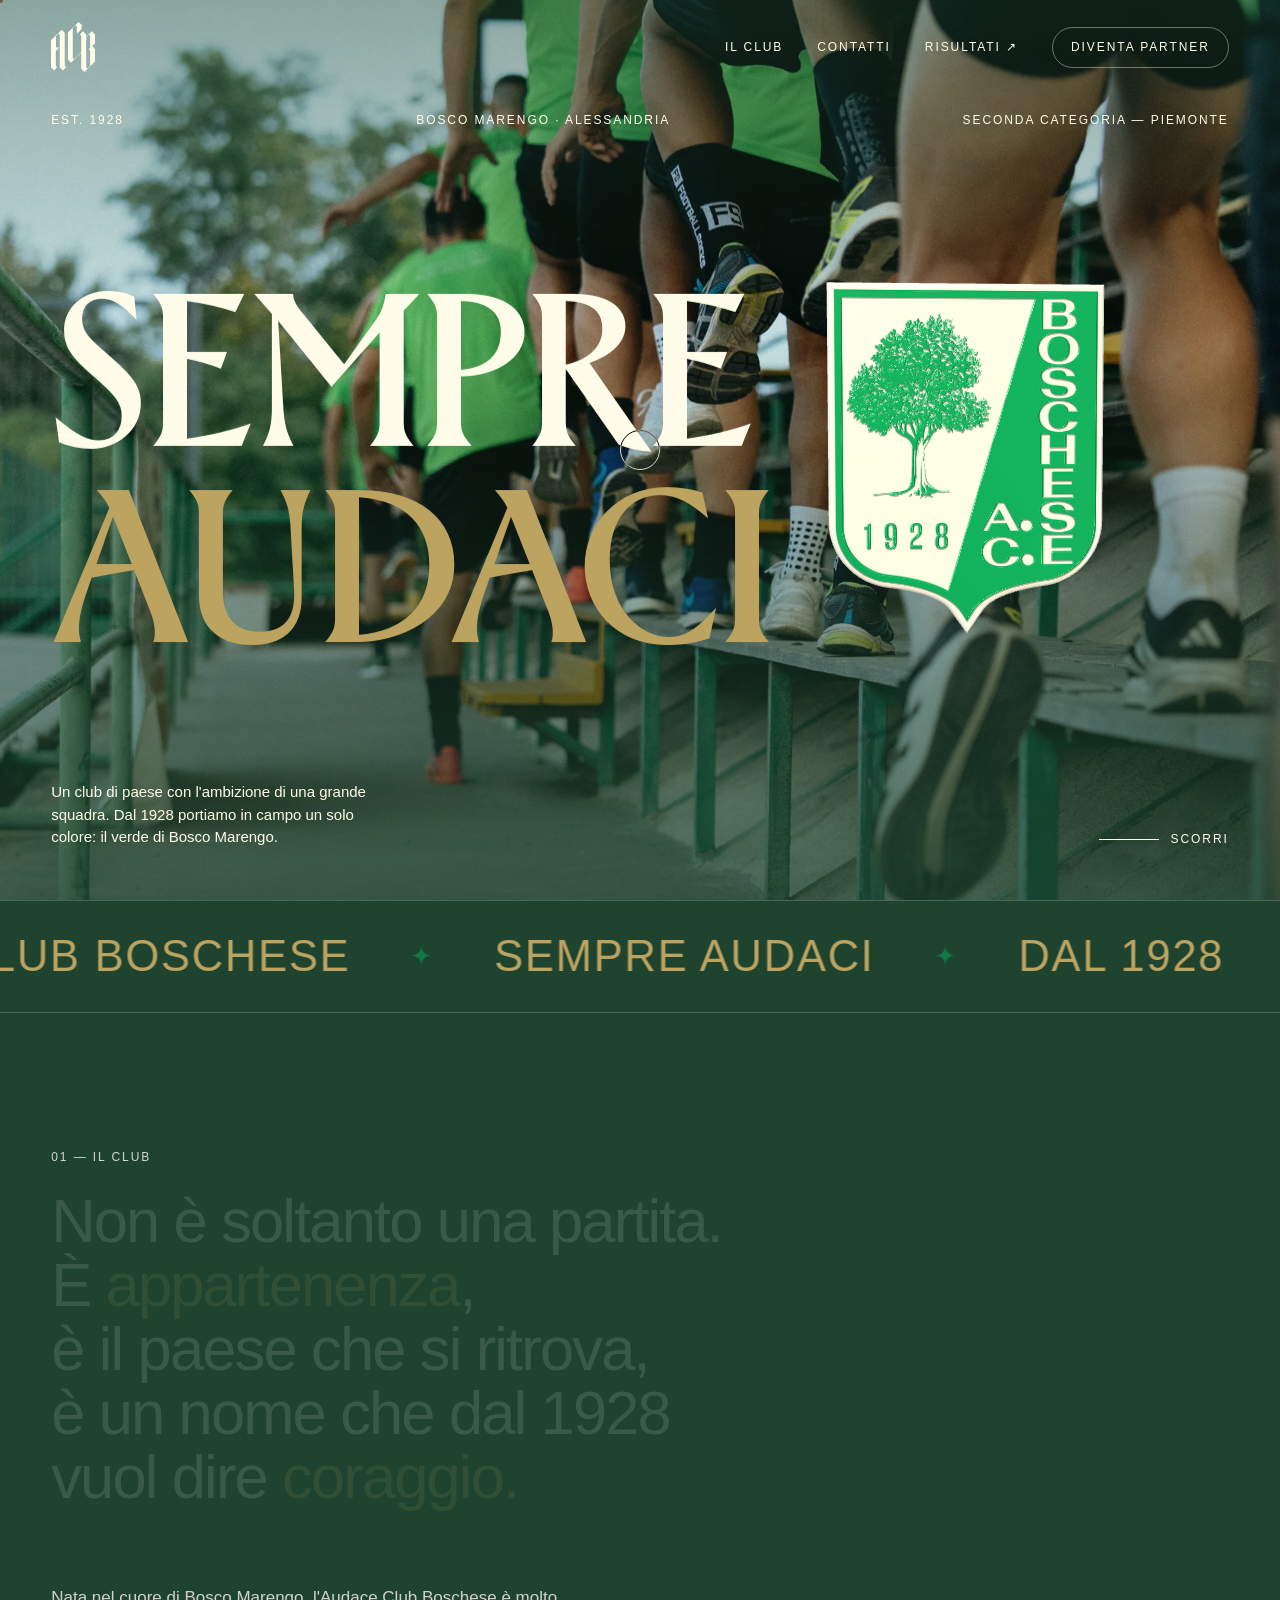
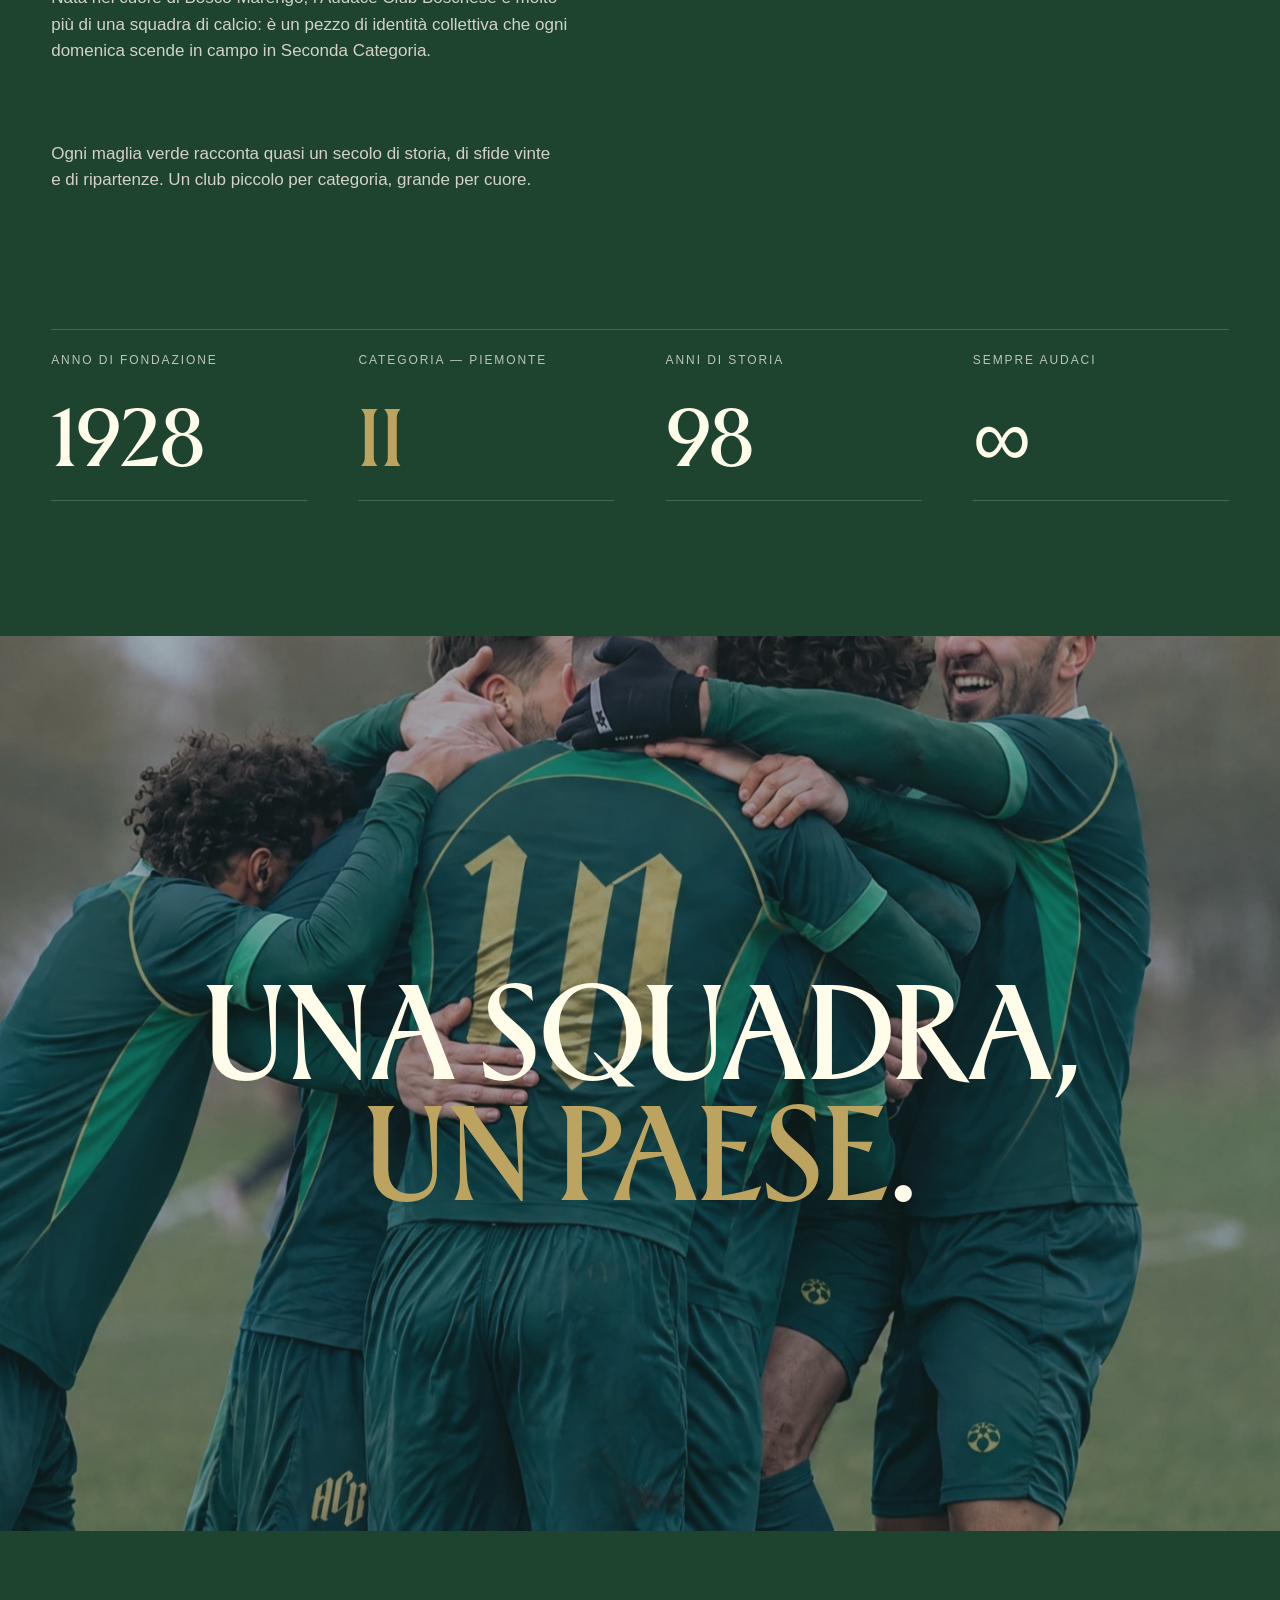
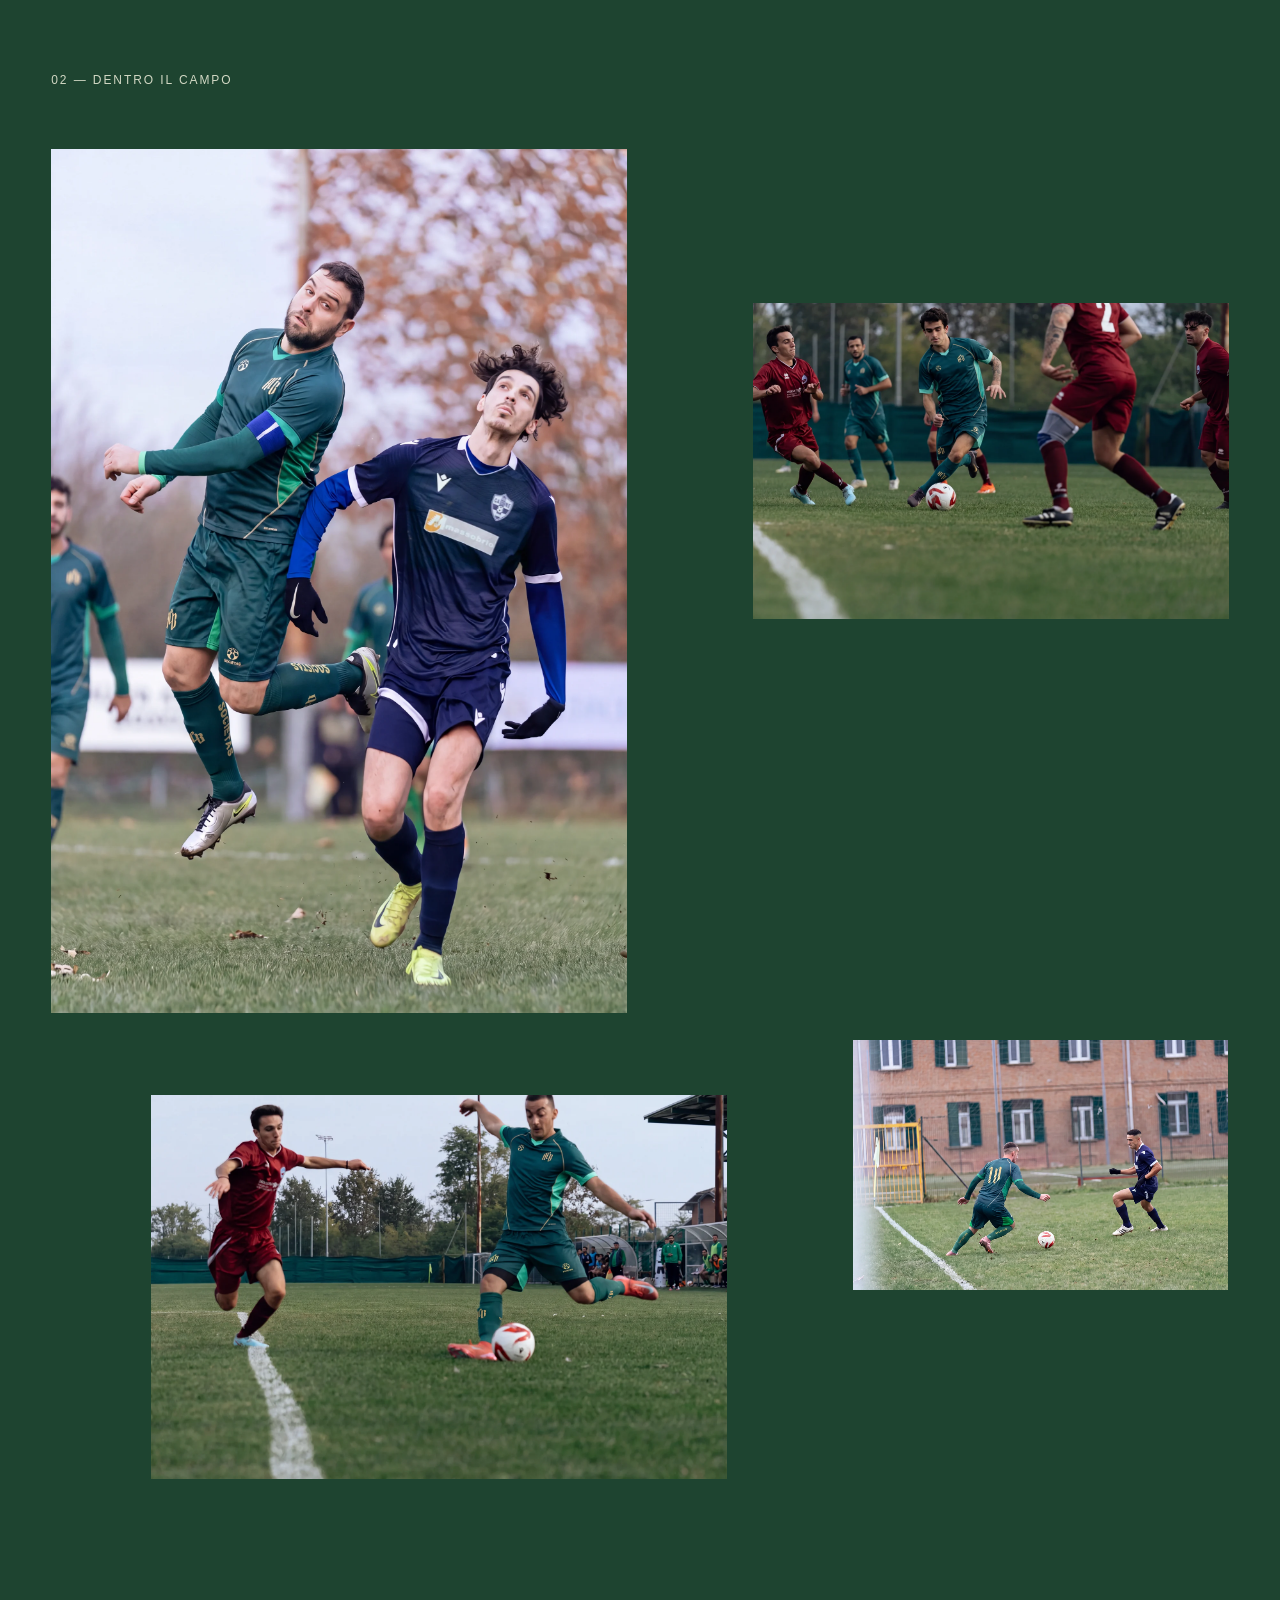
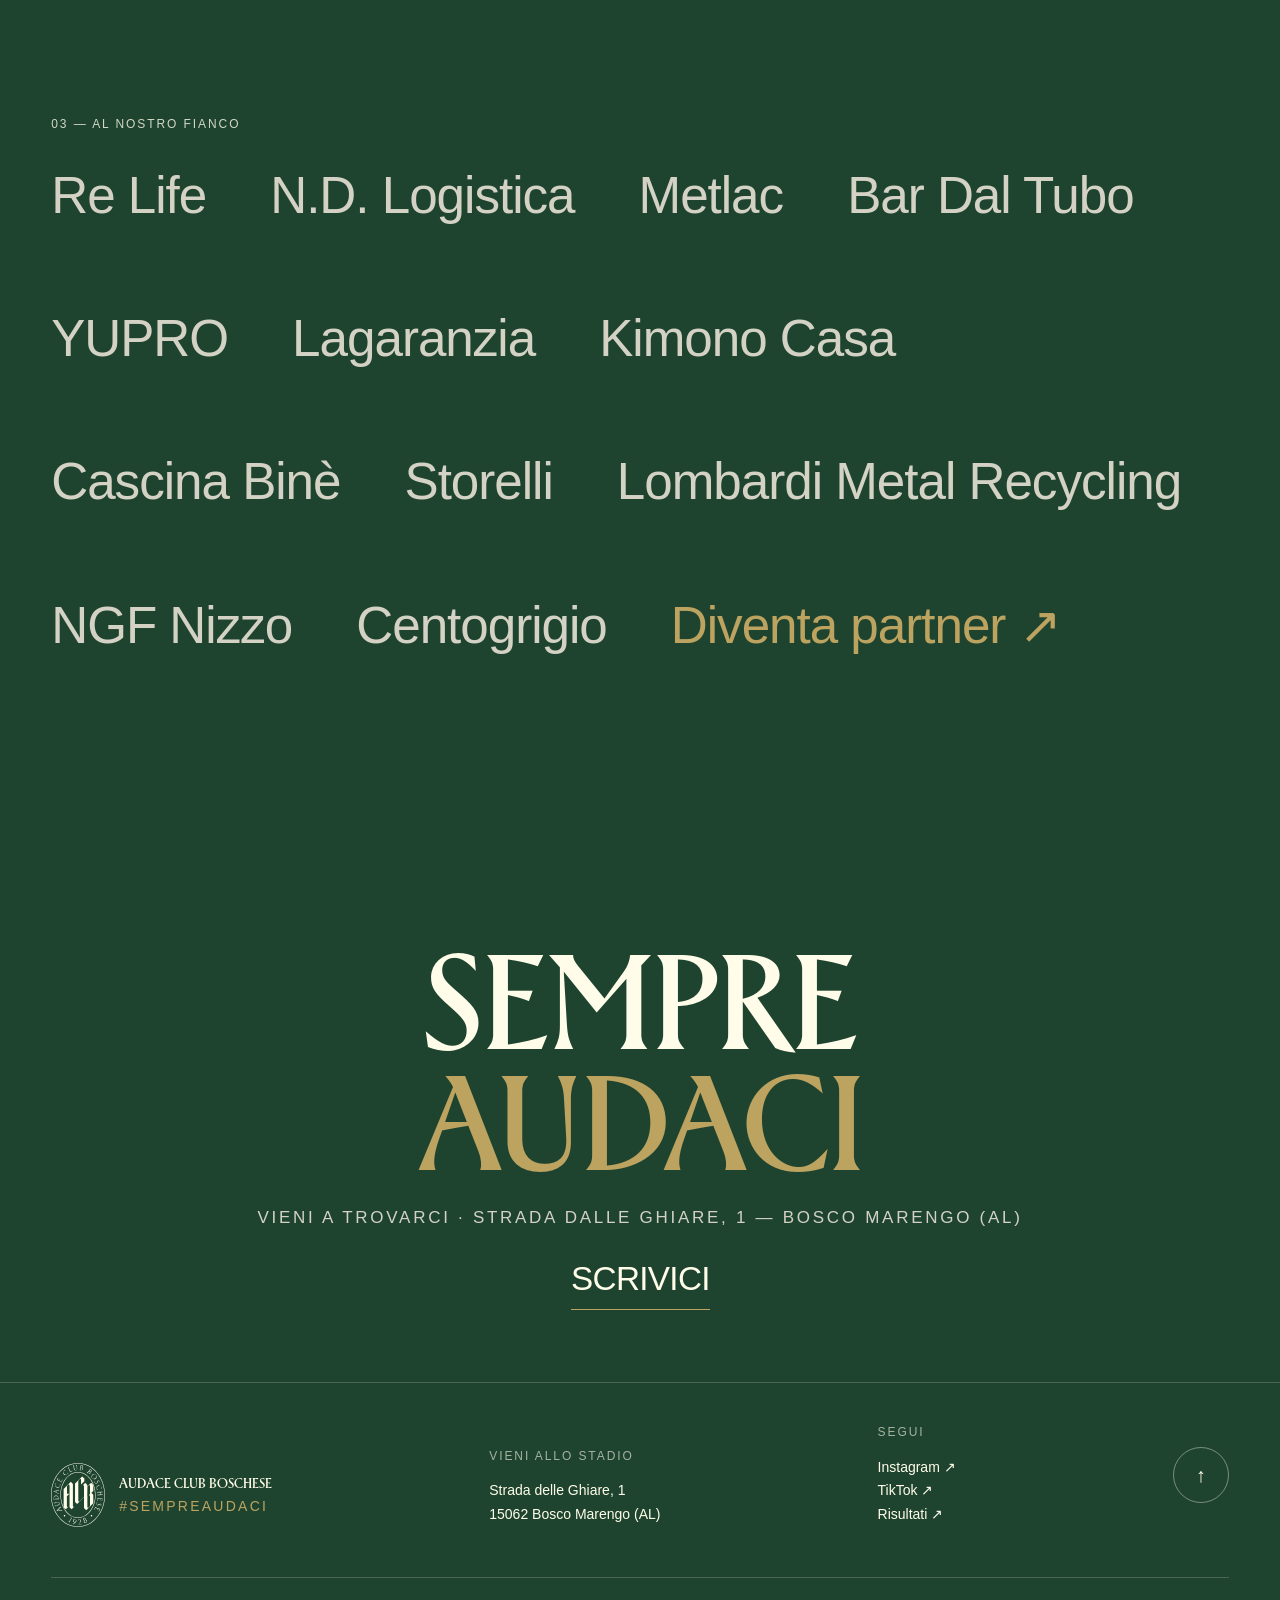
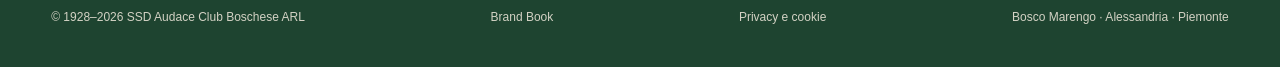
<file: index.html>
<!DOCTYPE html>
<html lang="it">
<head>
<meta charset="UTF-8" />
<meta name="viewport" content="width=device-width, initial-scale=1.0" />
<title>Audace Club Boschese 1928 — Sempre Audaci</title>
<meta name="description" content="Audace Club Boschese 1928 — dal 1928 a Bosco Marengo (AL). Seconda Categoria Piemonte. #sempreaudaci" />
<meta name="theme-color" content="#1E4430" />
<link rel="icon" href="assets/brand/monogram-green.svg" type="image/svg+xml" />
<link rel="apple-touch-icon" href="assets/logo-mono.webp" />

<!-- Open Graph -->
<meta property="og:title" content="Audace Club Boschese 1928 — Sempre Audaci" />
<meta property="og:description" content="Dal 1928 a Bosco Marengo. #sempreaudaci" />
<meta property="og:image" content="assets/photos/hero-home.webp" />
<meta property="og:type" content="website" />

<link rel="stylesheet" href="/assets/tokens.css?v=1" />
<link rel="stylesheet" href="assets/site.css?v=32" />

<script src="assets/vendor/gsap.min.js"></script>
<script src="assets/vendor/ScrollTrigger.min.js"></script>
<script src="assets/vendor/lenis.min.js"></script>
</head>
<body>

<div class="grain"></div>
<div class="vignette"></div>

<!-- CURSOR -->
<div class="cursor" aria-hidden="true">
  <div class="cursor__ring" id="ring"></div>
  <div class="cursor__dot" id="dot"></div>
</div>

<!-- PRELOADER -->
<div class="loader" id="loader">
  <img class="loader__mark" id="loaderMark" src="assets/brand/monogram-white.svg" alt="ACB" />
  <div class="loader__count" id="count">0</div>
  <div class="loader__bar" id="bar"></div>
</div>

<!-- NAV -->
<nav class="nav" id="nav">
  <a class="nav__brand" href="index.html">
    <img src="assets/brand/monogram-white.svg" alt="Audace Club Boschese" />
  </a>
  <div class="nav__links">
    <a href="club.html">Il Club</a>
    <a href="contatti.html">Contatti</a>
    <a href="https://www.tuttocampo.it/" target="_blank" rel="noopener">Risultati ↗</a>
    <a class="nav__cta" href="diventa-partner.html">Diventa Partner</a>
  </div>
  <div class="nav__burger" id="burger"><span></span><span></span><span></span></div>
</nav>

<!-- MOBILE MENU -->
<div class="menu" id="menu">
  <a href="club.html">Il Club</a>
  <a href="contatti.html">Contatti</a>
  <a href="https://www.tuttocampo.it/" target="_blank" rel="noopener">Risultati</a>
  <a href="diventa-partner.html">Diventa Partner</a>
  <div class="menu__meta">
    <a class="label" href="https://www.instagram.com/audaceclubboschese1928/" target="_blank" rel="noopener">Instagram</a>
    <a class="label" href="https://www.tiktok.com/@acb1928" target="_blank" rel="noopener">TikTok</a>
  </div>
</div>

<main id="top">

  <!-- HERO -->
  <header class="hero" id="hero">
    <div class="hero__media" id="heroMedia">
      <img src="assets/photos/hero-home.webp" fetchpriority="high" decoding="async" alt="I giocatori dell'Audace Club Boschese salgono le gradinate in allenamento" />
    </div>
    <div class="hero__inner">
      <div class="hero__top">
        <span class="label">Est. 1928</span>
        <span class="label">Bosco Marengo · Alessandria</span>
        <span class="label">Seconda Categoria — Piemonte</span>
      </div>
      <div class="hero__title">
        <h1 class="display">
          <span class="line"><span>Sempre</span></span>
          <span class="line"><span><em>Audaci</em></span></span>
        </h1>
      </div>
      <div class="hero__bottom">
        <p class="hero__tag">Un club di paese con l'ambizione di una grande squadra. Dal 1928 portiamo in campo un solo colore: il verde di Bosco Marengo.</p>
        <div class="hero__scroll">
          <span class="dotline"></span>
          <span class="label">Scorri</span>
        </div>
      </div>
    </div>
  </header>

  <!-- SCUDETTO 3D: fuori dall'hero (overflow:hidden) per poter viaggiare a scroll fino a "Il Club" -->
  <div class="hero__badge" id="badge3d" aria-hidden="true"></div>

  <!-- MARQUEE -->
  <div class="marquee">
    <div class="marquee__track" id="marquee">
      <span>Audace Club Boschese</span><span>Sempre Audaci</span><span>Dal 1928</span>
      <span>Audace Club Boschese</span><span>Sempre Audaci</span><span>Dal 1928</span>
    </div>
  </div>

  <!-- MANIFESTO -->
  <section class="sec manifesto" id="club">
    <div class="eyebrow label">01 — Il Club</div>
    <p class="manifest-text">Non è soltanto una partita.<br />È <em>appartenenza</em>,<br />è il paese che si ritrova,<br />è un nome che dal 1928<br />vuol dire <em>coraggio.</em></p>
    <div class="manifesto__foot">
      <p>Nata nel cuore di Bosco Marengo, l'Audace Club Boschese è molto più di una squadra di calcio: è un pezzo di identità collettiva che ogni domenica scende in campo in Seconda Categoria.</p>
      <p>Ogni maglia verde racconta quasi un secolo di storia, di sfide vinte e di ripartenze. Un club piccolo per categoria, grande per cuore.</p>
    </div>
  </section>

  <!-- STATS -->
  <section class="sec" style="padding-top:0;">
    <div class="stats">
      <div class="stat"><div class="stat__num" data-count="1928">1928</div><div class="stat__label">Anno di fondazione</div></div>
      <div class="stat"><div class="stat__num"><em>II</em></div><div class="stat__label">Categoria — Piemonte</div></div>
      <div class="stat"><div class="stat__num" data-count="98">0</div><div class="stat__label">Anni di storia</div></div>
      <div class="stat"><div class="stat__num">∞</div><div class="stat__label">Sempre audaci</div></div>
    </div>
  </section>

  <!-- BREAK PARALLAX -->
  <section class="break" id="squadra">
    <div class="break__media">
      <img src="assets/photos/break-esultanza-kit5.webp" loading="lazy" decoding="async" alt="L'esultanza di squadra dopo un gol dell'Audace Club Boschese" />
    </div>
    <div class="break__text">
      <p class="display">Una squadra,<br /><em>un paese</em>.</p>
    </div>
  </section>

  <!-- GALLERY -->
  <section class="sec">
    <div class="eyebrow label">02 — Dentro il campo</div>
    <div class="gallery">
      <figure class="g-item g-1" data-speed="1.08"><img src="assets/photos/azione-duello-kit.webp" loading="lazy" decoding="async" alt="Duello aereo tra un giocatore della Boschese e un avversario" /></figure>
      <figure class="g-item g-2" data-speed="0.92"><img src="assets/photos/azione-dribbling-kit.webp" loading="lazy" decoding="async" alt="Dribbling in mezzo agli avversari granata" /></figure>
      <figure class="g-item g-3" data-speed="1.05"><img src="assets/photos/azione-ripartenza-kit.webp" loading="lazy" decoding="async" alt="Ripartenza sulla fascia con avversario in inseguimento" /></figure>
      <figure class="g-item g-4" data-speed="0.9"><img src="assets/photos/azione-tiro-kit2.webp" loading="lazy" decoding="async" alt="Uno contro uno con il difensore avversario" style="object-position: 58% 50%;" /></figure>
    </div>
  </section>

  <!-- PARTNERS -->
  <section class="sec" id="partner">
    <div class="eyebrow label">03 — Al nostro fianco</div>
    <div class="partners__row">
      <a href="#">Re Life</a>
      <a href="#">N.D. Logistica</a>
      <a href="#">Metlac</a>
      <a href="#">Bar Dal Tubo</a>
      <a href="#">YUPRO</a>
      <a href="#">Lagaranzia</a>
      <a href="#">Kimono Casa</a>
      <a href="#">Cascina Binè</a>
      <a href="#">Storelli</a>
      <a href="#">Lombardi Metal Recycling</a>
      <a href="#">NGF Nizzo</a>
      <a href="#">Centogrigio</a>
      <a href="diventa-partner.html" style="color:var(--gold);">Diventa partner ↗</a>
    </div>
  </section>

  <!-- CTA -->
  <section class="cta" id="contatti">
    <h2 class="display cta__big">Sempre<br /><em>Audaci</em></h2>
    <p class="cta__sub label">Vieni a trovarci · Strada dalle Ghiare, 1 — Bosco Marengo (AL)</p>
    <a class="cta__mail" href="mailto: matteo@acboschese.it">SCRIVICI</a>
  </section>

  <!-- FOOTER -->
  <footer>
    <div class="foot__col foot__brand">
      <img src="assets/brand/oval-avorio.svg" alt="Audace Club Boschese 1928" />
      <div>
        <p class="foot__name">Audace Club Boschese</p>
        <p class="label" style="color:var(--gold);">#sempreaudaci</p>
      </div>
    </div>
    <div class="foot__col">
      <h4>Vieni allo stadio</h4>
      <p>Strada delle Ghiare, 1</p>
      <p>15062 Bosco Marengo (AL)</p>
    </div>
    <div class="foot__col">
      <h4>Segui</h4>
      <a href="https://www.instagram.com/audaceclubboschese1928/" target="_blank" rel="noopener">Instagram ↗</a>
      <a href="https://www.tiktok.com/@acb1928" target="_blank" rel="noopener">TikTok ↗</a>
      <a href="https://www.tuttocampo.it/" target="_blank" rel="noopener">Risultati ↗</a>
    </div>
    <a class="totop" href="#" aria-label="Torna all'inizio">↑</a>
    <div class="foot__legal">
      <span>© 1928–2026 SSD Audace Club Boschese ARL</span>
      <a href="/brand-capitoli">Brand Book</a>
      <a href="/privacy">Privacy e cookie</a>
      <a href="/privacy" data-consent-open hidden>Preferenze cookie</a>
      <span>Bosco Marengo · Alessandria · Piemonte</span>
    </div>
  </footer>

</main>

<script src="assets/site.js?v=20"></script>
<script src="assets/vendor/three.min.js" defer></script>
<script src="assets/vendor/SVGLoader.js" defer></script>
<script src="assets/badge3d.js?v=14" defer></script>
<script src="/assets/consent.js?v=1" defer></script>
</body>
</html>
</file>
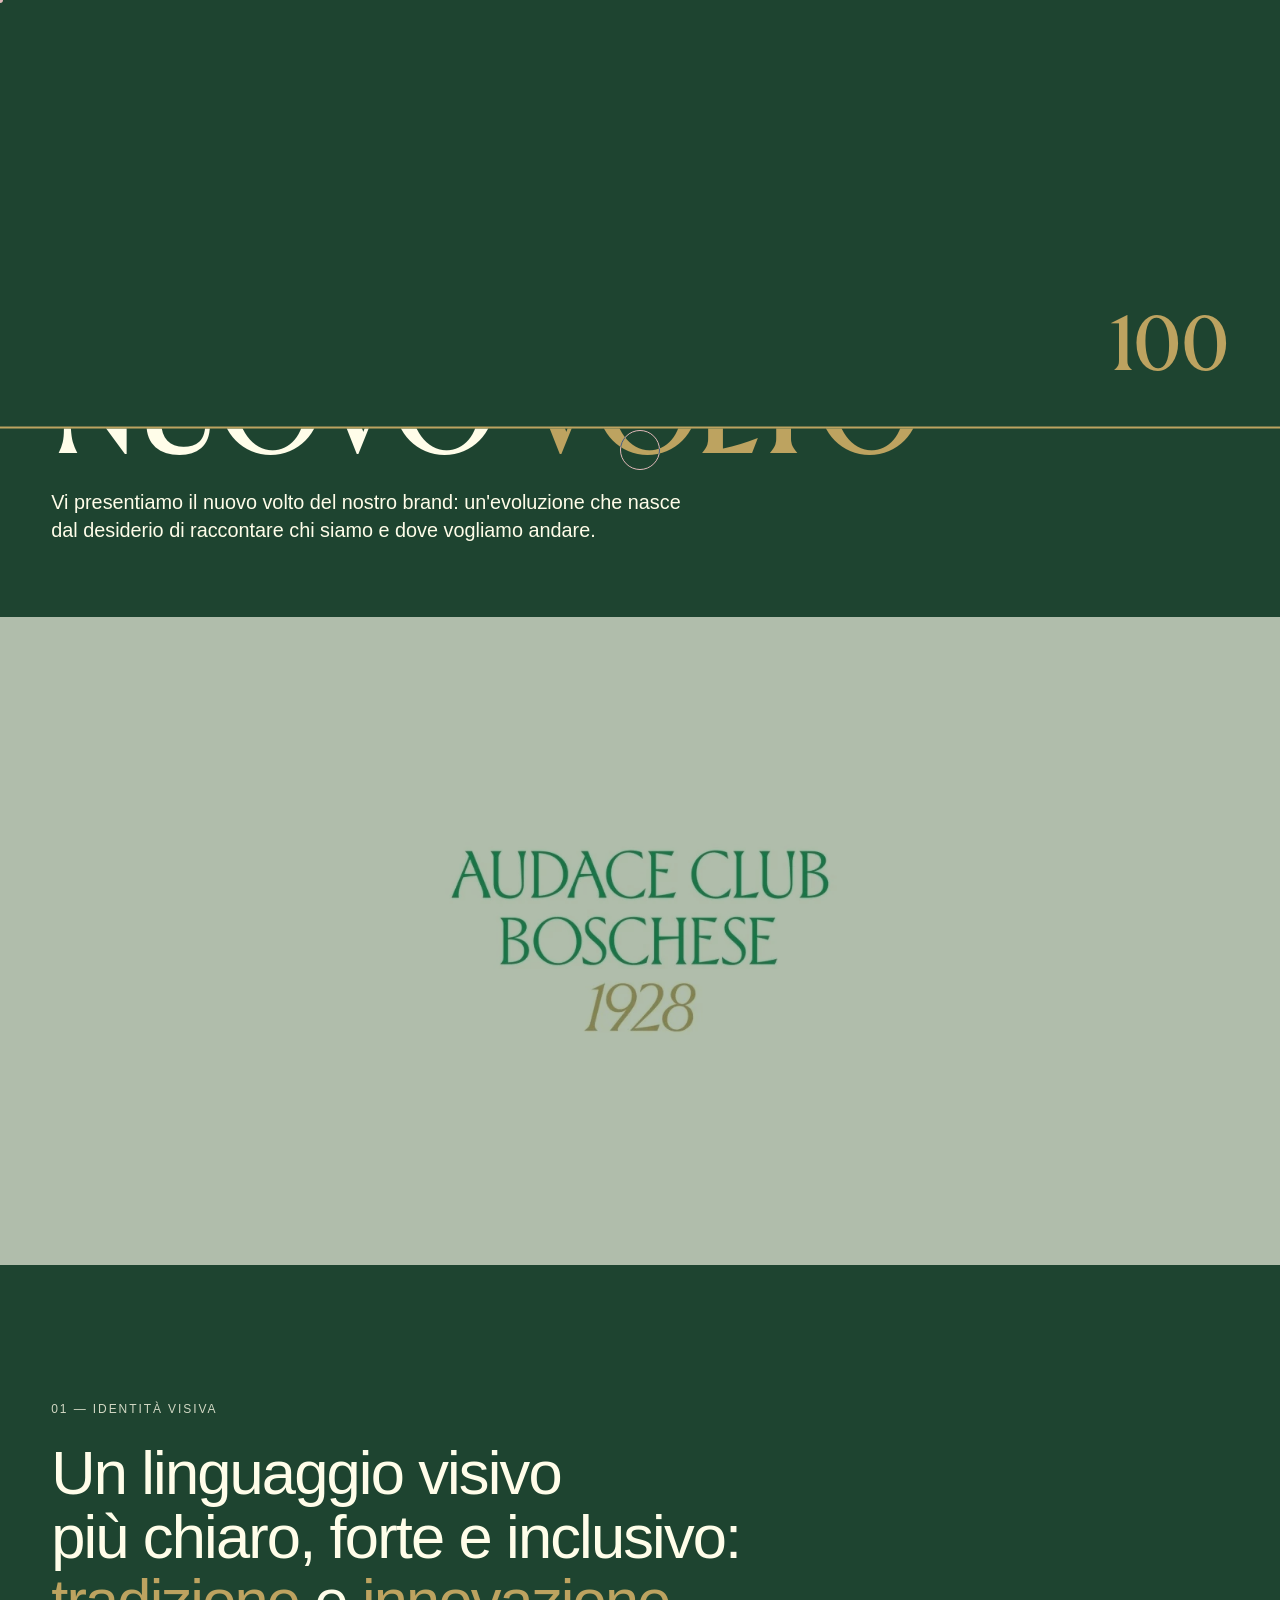
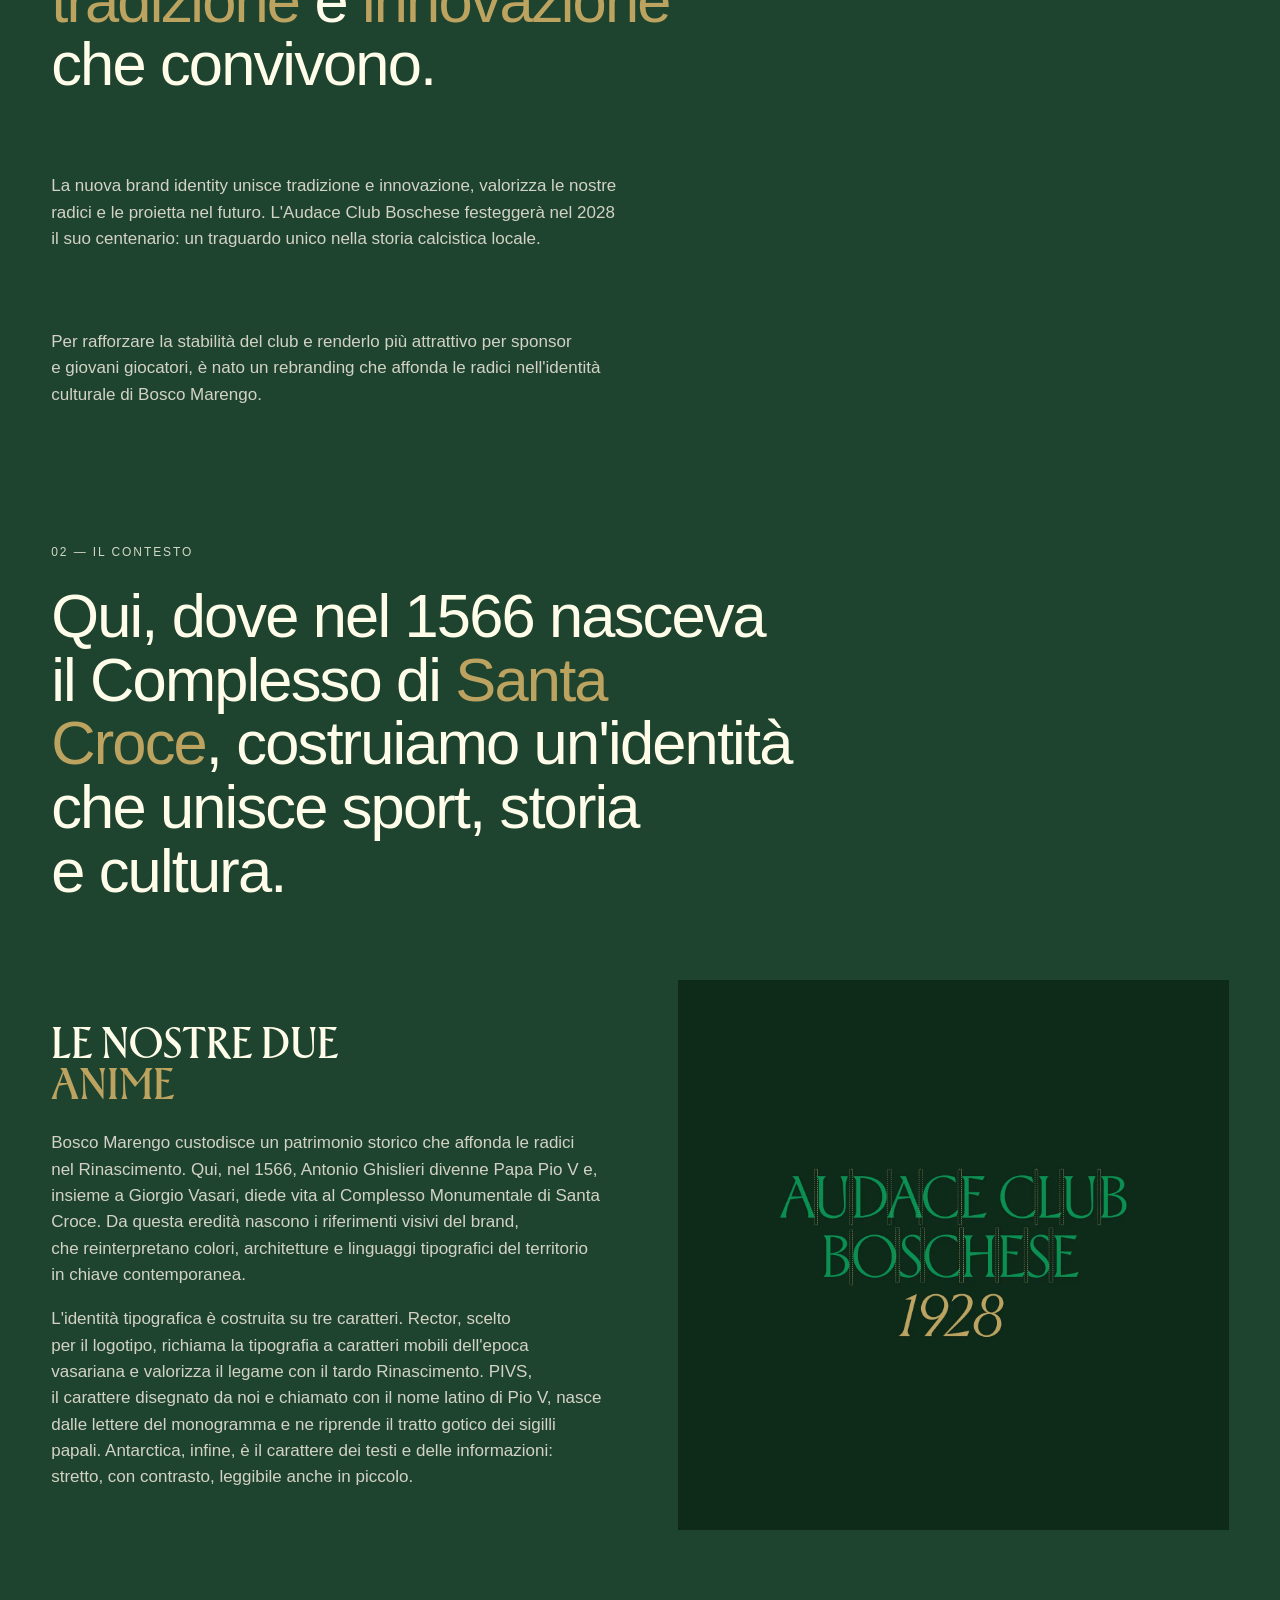
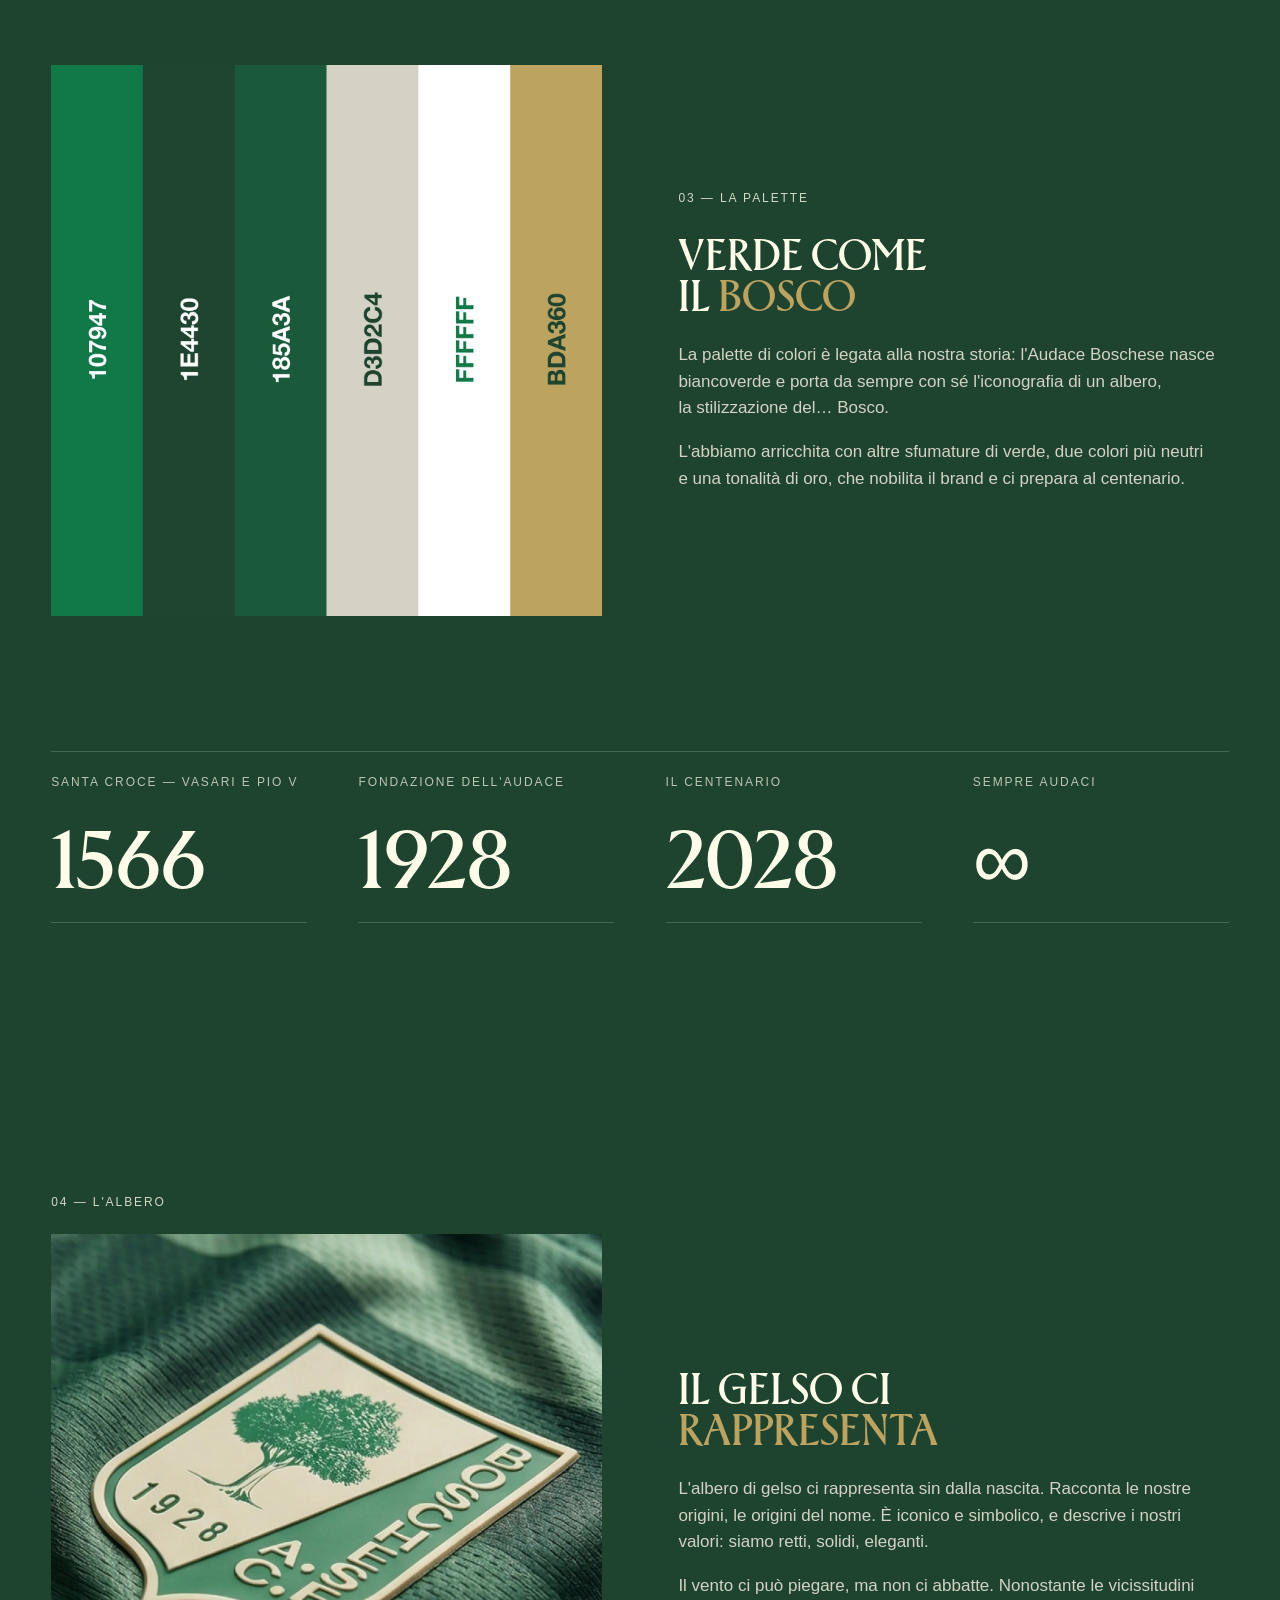
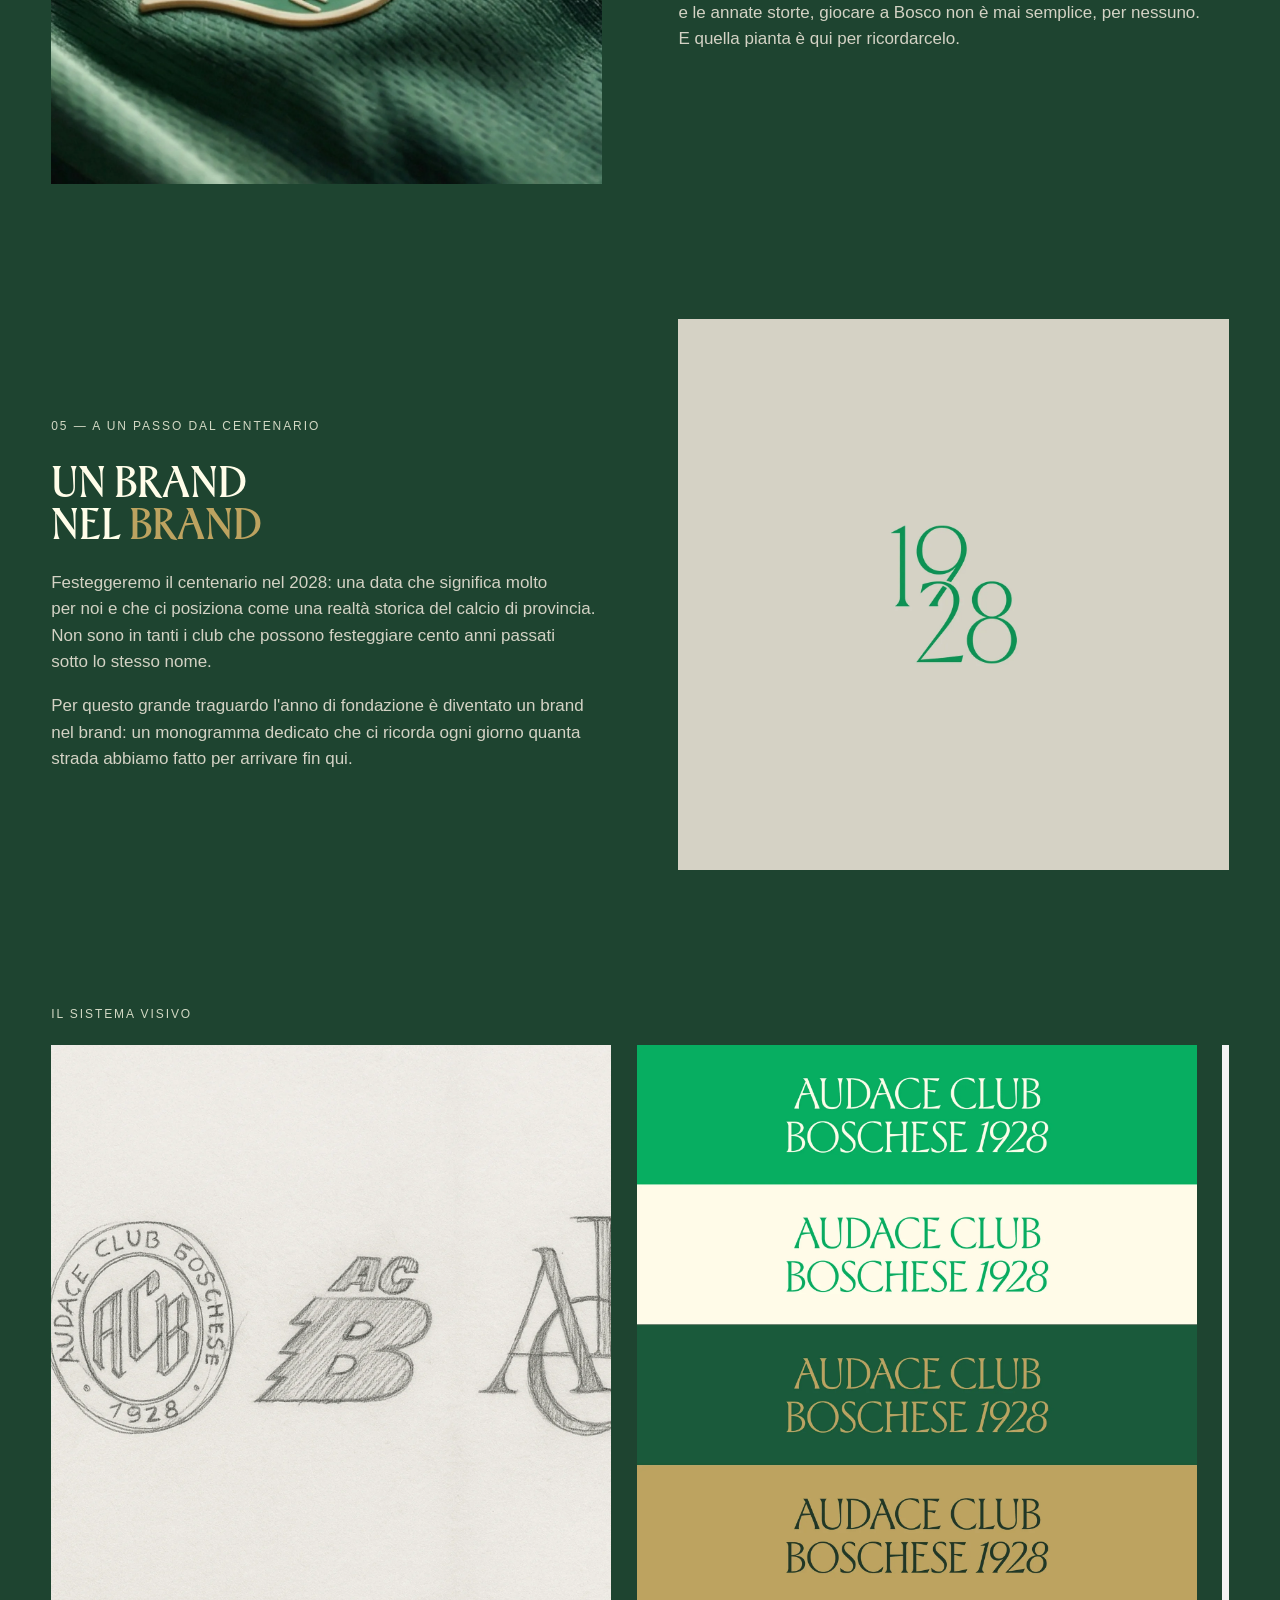
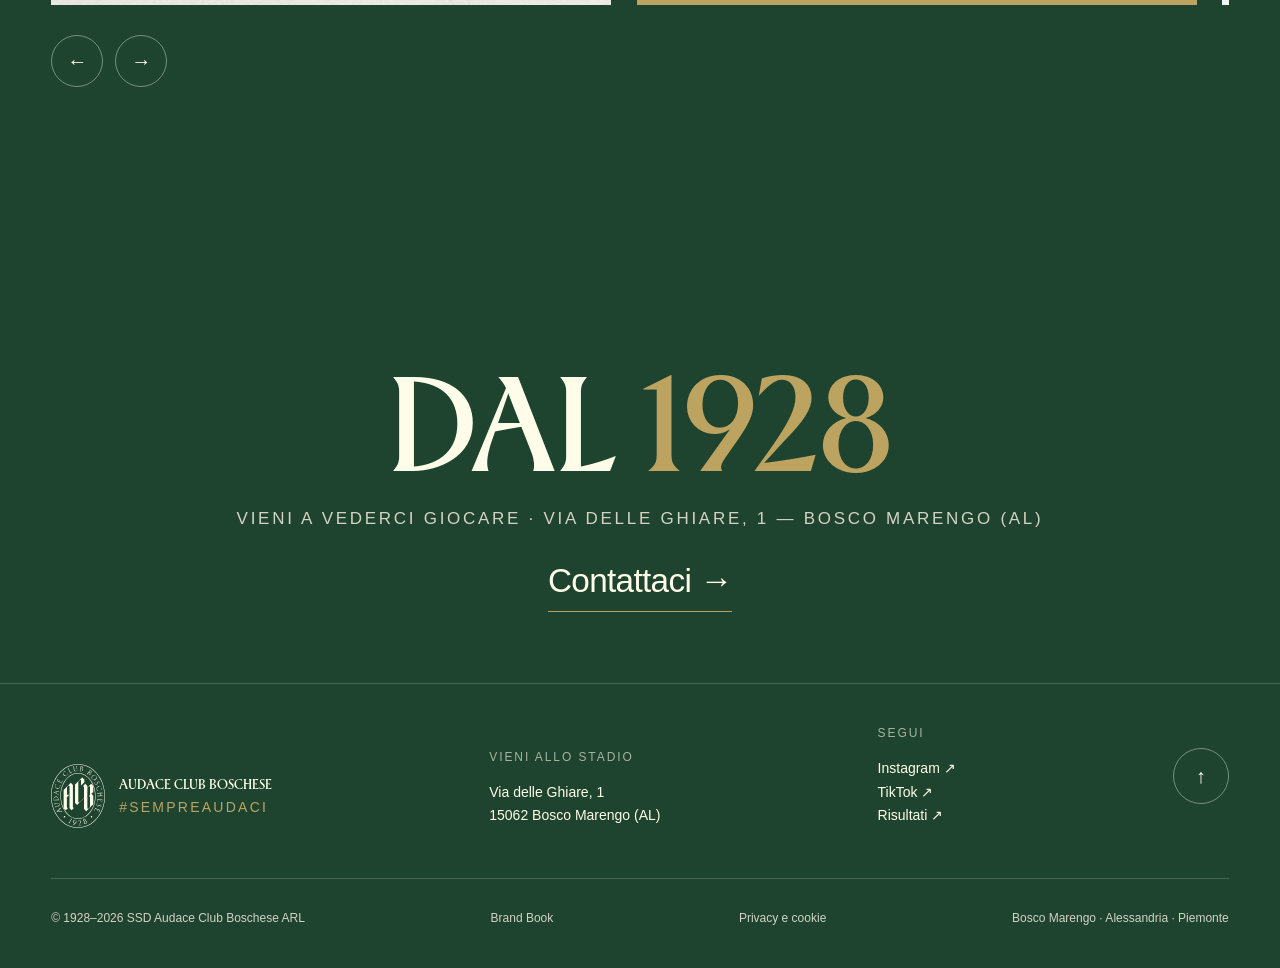
<file: club.html>
<!DOCTYPE html>
<html lang="it">
<head>
<meta charset="UTF-8" />
<meta name="viewport" content="width=device-width, initial-scale=1.0" />
<title>Il Club — Audace Club Boschese 1928</title>
<meta name="description" content="La nuova brand identity dell'Audace Club Boschese: tradizione e innovazione verso il centenario del 2028. Bosco Marengo, Alessandria." />
<meta name="theme-color" content="#1E4430" />
<link rel="icon" href="/assets/brand/monogram-green.svg" type="image/svg+xml" />

<meta property="og:title" content="Il Club — Audace Club Boschese 1928" />
<meta property="og:description" content="La nuova brand identity dell'Audace Club Boschese: tradizione e innovazione verso il centenario del 2028. Bosco Marengo, Alessandria." />
<meta property="og:image" content="assets/photos/club-scudetto-verde.webp" />
<meta property="og:type" content="website" />

<link rel="stylesheet" href="/assets/tokens.css?v=1" />
<link rel="stylesheet" href="/assets/site.css?v=32" />
<style>
  .article-body { max-width: 760px; }
  .article-body p { font-size: var(--fs-body); line-height: 1.75; color: var(--cream-dim); margin-bottom: 22px; }
  .article-body h2, .article-body h3, .article-body h4 { font-family: var(--f-body); font-weight: 400; letter-spacing: -.02em; color: var(--cream); line-height: 1.1; margin: 44px 0 18px; }
  .article-body h2 { font-size: clamp(28px, 3.4vw, 46px); }
  .article-body h3 { font-size: clamp(24px, 2.8vw, 36px); }
  .article-body h4 { font-size: clamp(20px, 2.2vw, 28px); }
  .article-body img { margin: 34px 0; }
  .article-body blockquote { font-family: var(--f-body); font-weight: 400; letter-spacing: -.02em; font-size: clamp(22px, 2.6vw, 34px); line-height: 1.25; color: var(--cream); border-left: 2px solid var(--gold); padding-left: 24px; margin: 38px 0; }
  .article-body ul { margin: 0 0 22px 20px; color: var(--cream-dim); line-height: 1.75; }
  .article-body a { color: var(--gold); border-bottom: 1px solid rgb(var(--oro-rgb) / .4); }
</style>

<script src="/assets/vendor/gsap.min.js"></script>
<script src="/assets/vendor/ScrollTrigger.min.js"></script>
<script src="/assets/vendor/lenis.min.js"></script>
</head>
<body>

<div class="grain"></div>
<div class="vignette"></div>

<div class="cursor" aria-hidden="true">
  <div class="cursor__ring" id="ring"></div>
  <div class="cursor__dot" id="dot"></div>
</div>

<div class="loader" id="loader">
  <img class="loader__mark" id="loaderMark" src="/assets/brand/monogram-white.svg" alt="ACB" />
  <div class="loader__count" id="count">0</div>
  <div class="loader__bar" id="bar"></div>
</div>

<nav class="nav" id="nav">
  <a class="nav__brand" href="/index.html">
    <img src="/assets/brand/monogram-white.svg" alt="Audace Club Boschese" />
  </a>
  <div class="nav__links">
    <a href="/club.html" class="active">Il Club</a>
    <a href="/contatti.html">Contatti</a>
    <a href="https://www.tuttocampo.it/" target="_blank" rel="noopener">Risultati ↗</a>
    <a class="nav__cta" href="/diventa-partner.html">Diventa Partner</a>
  </div>
  <div class="nav__burger" id="burger"><span></span><span></span><span></span></div>
</nav>

<div class="menu" id="menu">
  <a href="/club.html">Il Club</a>
  <a href="/contatti.html">Contatti</a>
  <a href="https://www.tuttocampo.it/" target="_blank" rel="noopener">Risultati</a>
  <a href="/diventa-partner.html">Diventa Partner</a>
  <div class="menu__meta">
    <a class="label" href="https://www.instagram.com/audaceclubboschese1928/" target="_blank" rel="noopener">Instagram</a>
    <a class="label" href="https://www.tiktok.com/@acb1928" target="_blank" rel="noopener">TikTok</a>
  </div>
</div>

<main>

  <header class="phero">
    <div class="eyebrow label">Il Club — Est. 1928</div>
    <h1 class="display phero__title">Il nostro<br />nuovo <em>volto</em></h1>
    <p class="phero__sub">Vi presentiamo il nuovo volto del nostro brand: un'evoluzione che nasce dal desiderio di raccontare chi siamo e dove vogliamo andare.</p>
  </header>
  <section class="break break--short">
    <div class="break__media">
      <video src="assets/video/boschese169.mp4" autoplay muted loop playsinline preload="metadata" poster="assets/photos/club-video-poster.webp" aria-label="Video dell'Audace Club Boschese"></video>
    </div>
  </section>
  <section class="sec">
    <div class="eyebrow label">01 — Identità visiva</div>
    <p class="manifest-text">Un linguaggio visivo più chiaro, forte e inclusivo: <em>tradizione</em> e <em>innovazione</em> che convivono.</p>
    <div class="manifesto__foot">
      <p>La nuova brand identity unisce tradizione e innovazione, valorizza le nostre radici e le proietta nel futuro. L'Audace Club Boschese festeggerà nel 2028 il suo centenario: un traguardo unico nella storia calcistica locale.</p>
      <p>Per rafforzare la stabilità del club e renderlo più attrattivo per sponsor e giovani giocatori, è nato un rebranding che affonda le radici nell'identità culturale di Bosco Marengo.</p>
    </div>
  </section>
  <section class="sec" style="padding-top:0;">
    <div class="eyebrow label">02 — Il contesto</div>
    <p class="manifest-text">Qui, dove nel 1566 nasceva il Complesso di <em>Santa Croce</em>, costruiamo un'identità che unisce sport, storia e cultura.</p>
    <div class="split split--rev" style="margin-top: clamp(40px, 6vw, 80px);">
      <div class="split__media" style="aspect-ratio: 1/1;">
        <img src="assets/photos/club-wordmark.webp" alt="Il wordmark Audace Club Boschese 1928 con la griglia di costruzione" />
      </div>
      <div class="split__body">
        <h3>Le nostre due<br /><em>anime</em></h3>
        <p>Bosco Marengo custodisce un patrimonio storico che affonda le radici nel Rinascimento. Qui, nel 1566, Antonio Ghislieri divenne Papa Pio V e, insieme a Giorgio Vasari, diede vita al Complesso Monumentale di Santa Croce. Da questa eredità nascono i riferimenti visivi del brand, che reinterpretano colori, architetture e linguaggi tipografici del territorio in chiave contemporanea.</p>
        <p>L'identità tipografica è costruita su tre caratteri. Rector, scelto per il logotipo, richiama la tipografia a caratteri mobili dell'epoca vasariana e valorizza il legame con il tardo Rinascimento. PIVS, il carattere disegnato da noi e chiamato con il nome latino di Pio V, nasce dalle lettere del monogramma e ne riprende il tratto gotico dei sigilli papali. Antarctica, infine, è il carattere dei testi e delle informazioni: stretto, con contrasto, leggibile anche in piccolo.</p>
      </div>
    </div>
  </section>
  <section class="sec" style="padding-top:0;">
    <div class="split">
      <div class="split__media" style="aspect-ratio: 1/1;">
        <img src="assets/photos/club-palette.webp" alt="La palette colori del club: verdi, neutri e oro" />
      </div>
      <div class="split__body">
        <div class="eyebrow label" style="margin-bottom: 24px;">03 — La palette</div>
        <h3>Verde come<br />il <em>Bosco</em></h3>
        <p>La palette di colori è legata alla nostra storia: l'Audace Boschese nasce biancoverde e porta da sempre con sé l'iconografia di un albero, la stilizzazione del… Bosco.</p>
        <p>L'abbiamo arricchita con altre sfumature di verde, due colori più neutri e una tonalità di oro, che nobilita il brand e ci prepara al centenario.</p>
      </div>
    </div>
  </section>
  <section class="sec" style="padding-top:0;">
    <div class="stats">
      <div class="stat"><div class="stat__num" data-count="1566">1566</div><div class="stat__label">Santa Croce — Vasari e Pio V</div></div>
      <div class="stat"><div class="stat__num" data-count="1928">1928</div><div class="stat__label">Fondazione dell'Audace</div></div>
      <div class="stat"><div class="stat__num" data-count="2028">2028</div><div class="stat__label">Il centenario</div></div>
      <div class="stat"><div class="stat__num">∞</div><div class="stat__label">Sempre audaci</div></div>
    </div>
  </section>
  <section class="sec">
    <div class="eyebrow label">04 — L'albero</div>
    <div class="split">
      <div class="split__media split__media--tall">
        <img src="assets/photos/club-crest.webp" alt="Lo scudetto ricamato con il gelso sulla maglia verde" />
      </div>
      <div class="split__body">
        <h3>Il gelso ci<br /><em>rappresenta</em></h3>
        <p>L'albero di gelso ci rappresenta sin dalla nascita. Racconta le nostre origini, le origini del nome. È iconico e simbolico, e descrive i nostri valori: siamo retti, solidi, eleganti.</p>
        <p>Il vento ci può piegare, ma non ci abbatte. Nonostante le vicissitudini e le annate storte, giocare a Bosco non è mai semplice, per nessuno. E quella pianta è qui per ricordarcelo.</p>
      </div>
    </div>
  </section>
  <section class="sec" style="padding-top:0;">
    <div class="split split--rev">
      <div class="split__media" style="aspect-ratio: 1/1;">
        <img src="assets/photos/club-1928.webp" alt="Il monogramma 1928 dedicato al centenario" />
      </div>
      <div class="split__body">
        <div class="eyebrow label" style="margin-bottom: 24px;">05 — A un passo dal centenario</div>
        <h3>Un brand<br />nel <em>brand</em></h3>
        <p>Festeggeremo il centenario nel 2028: una data che significa molto per noi e che ci posiziona come una realtà storica del calcio di provincia. Non sono in tanti i club che possono festeggiare cento anni passati sotto lo stesso nome.</p>
        <p>Per questo grande traguardo l'anno di fondazione è diventato un brand nel brand: un monogramma dedicato che ci ricorda ogni giorno quanta strada abbiamo fatto per arrivare fin qui.</p>
      </div>
    </div>
  </section>
  <section class="sec" style="padding-top:0;">
    <div class="eyebrow label">Il sistema visivo</div>
    <div class="carousel" id="carousel">
      <div class="carousel__track" id="carouselTrack">
        <figure class="carousel__slide"><img src="assets/photos/club-sketches.webp" alt="Gli schizzi di studio del monogramma ACB" loading="lazy" /></figure>
        <figure class="carousel__slide"><img src="assets/photos/club-strips.webp" alt="Il wordmark declinato sui colori della palette" loading="lazy" /></figure>
        <figure class="carousel__slide"><img src="assets/photos/club-due-loghi.webp" alt="Lo scudetto storico e il nuovo sigillo a confronto" loading="lazy" /></figure>
        <figure class="carousel__slide"><img src="assets/photos/club-poster-audaci.webp" alt="Il manifesto Sempre Audaci affisso in strada" loading="lazy" /></figure>
        <figure class="carousel__slide"><img src="assets/photos/club-poster-stagione.webp" alt="Il manifesto della stagione 25/26 con maglia e sigillo" loading="lazy" /></figure>
        <figure class="carousel__slide"><img src="assets/photos/club-sigilli.webp" alt="Il sigillo ACB declinato sui colori della palette" loading="lazy" /></figure>
        <figure class="carousel__slide"><img src="assets/photos/club-seats.webp" alt="Il sigillo sui seggiolini verdi della tribuna" loading="lazy" /></figure>
        <figure class="carousel__slide"><img src="assets/photos/club-badge-knit.webp" alt="Il badge del club sulla maglia knit" loading="lazy" /></figure>
        <figure class="carousel__slide"><img src="assets/photos/club-matchday.webp" alt="La grafica matchday delle partite casalinghe" loading="lazy" /></figure>
      </div>
      <div class="carousel__nav">
        <button class="carousel__btn" type="button" data-dir="-1" aria-label="Indietro">←</button>
        <button class="carousel__btn" type="button" data-dir="1" aria-label="Avanti">→</button>
      </div>
    </div>
  </section>
  <section class="cta">
    <h2 class="display cta__big">Dal <em>1928</em></h2>
    <p class="cta__sub label">Vieni a vederci giocare · Via delle Ghiare, 1 — Bosco Marengo (AL)</p>
    <a class="cta__mail" href="contatti.html">Contattaci →</a>
  </section>

  <footer>
    <div class="foot__col foot__brand">
      <img src="/assets/brand/oval-avorio.svg" alt="Audace Club Boschese 1928" />
      <div>
        <p class="foot__name">Audace Club Boschese</p>
        <p class="label" style="color:var(--gold);">#sempreaudaci</p>
      </div>
    </div>
    <div class="foot__col">
      <h4>Vieni allo stadio</h4>
      <p>Via delle Ghiare, 1</p>
      <p>15062 Bosco Marengo (AL)</p>
    </div>
    <div class="foot__col">
      <h4>Segui</h4>
      <a href="https://www.instagram.com/audaceclubboschese1928/" target="_blank" rel="noopener">Instagram ↗</a>
      <a href="https://www.tiktok.com/@acb1928" target="_blank" rel="noopener">TikTok ↗</a>
      <a href="https://www.tuttocampo.it/" target="_blank" rel="noopener">Risultati ↗</a>
    </div>
    <a class="totop" href="#" aria-label="Torna all'inizio">↑</a>
    <div class="foot__legal">
      <span>© 1928–2026 SSD Audace Club Boschese ARL</span>
      <a href="/brand-capitoli">Brand Book</a>
      <a href="/privacy">Privacy e cookie</a>
      <a href="/privacy" data-consent-open hidden>Preferenze cookie</a>
      <span>Bosco Marengo · Alessandria · Piemonte</span>
    </div>
  </footer>

</main>

<script src="/assets/site.js?v=20"></script>
<script src="/assets/consent.js?v=1" defer></script>
</body>
</html>
</file>
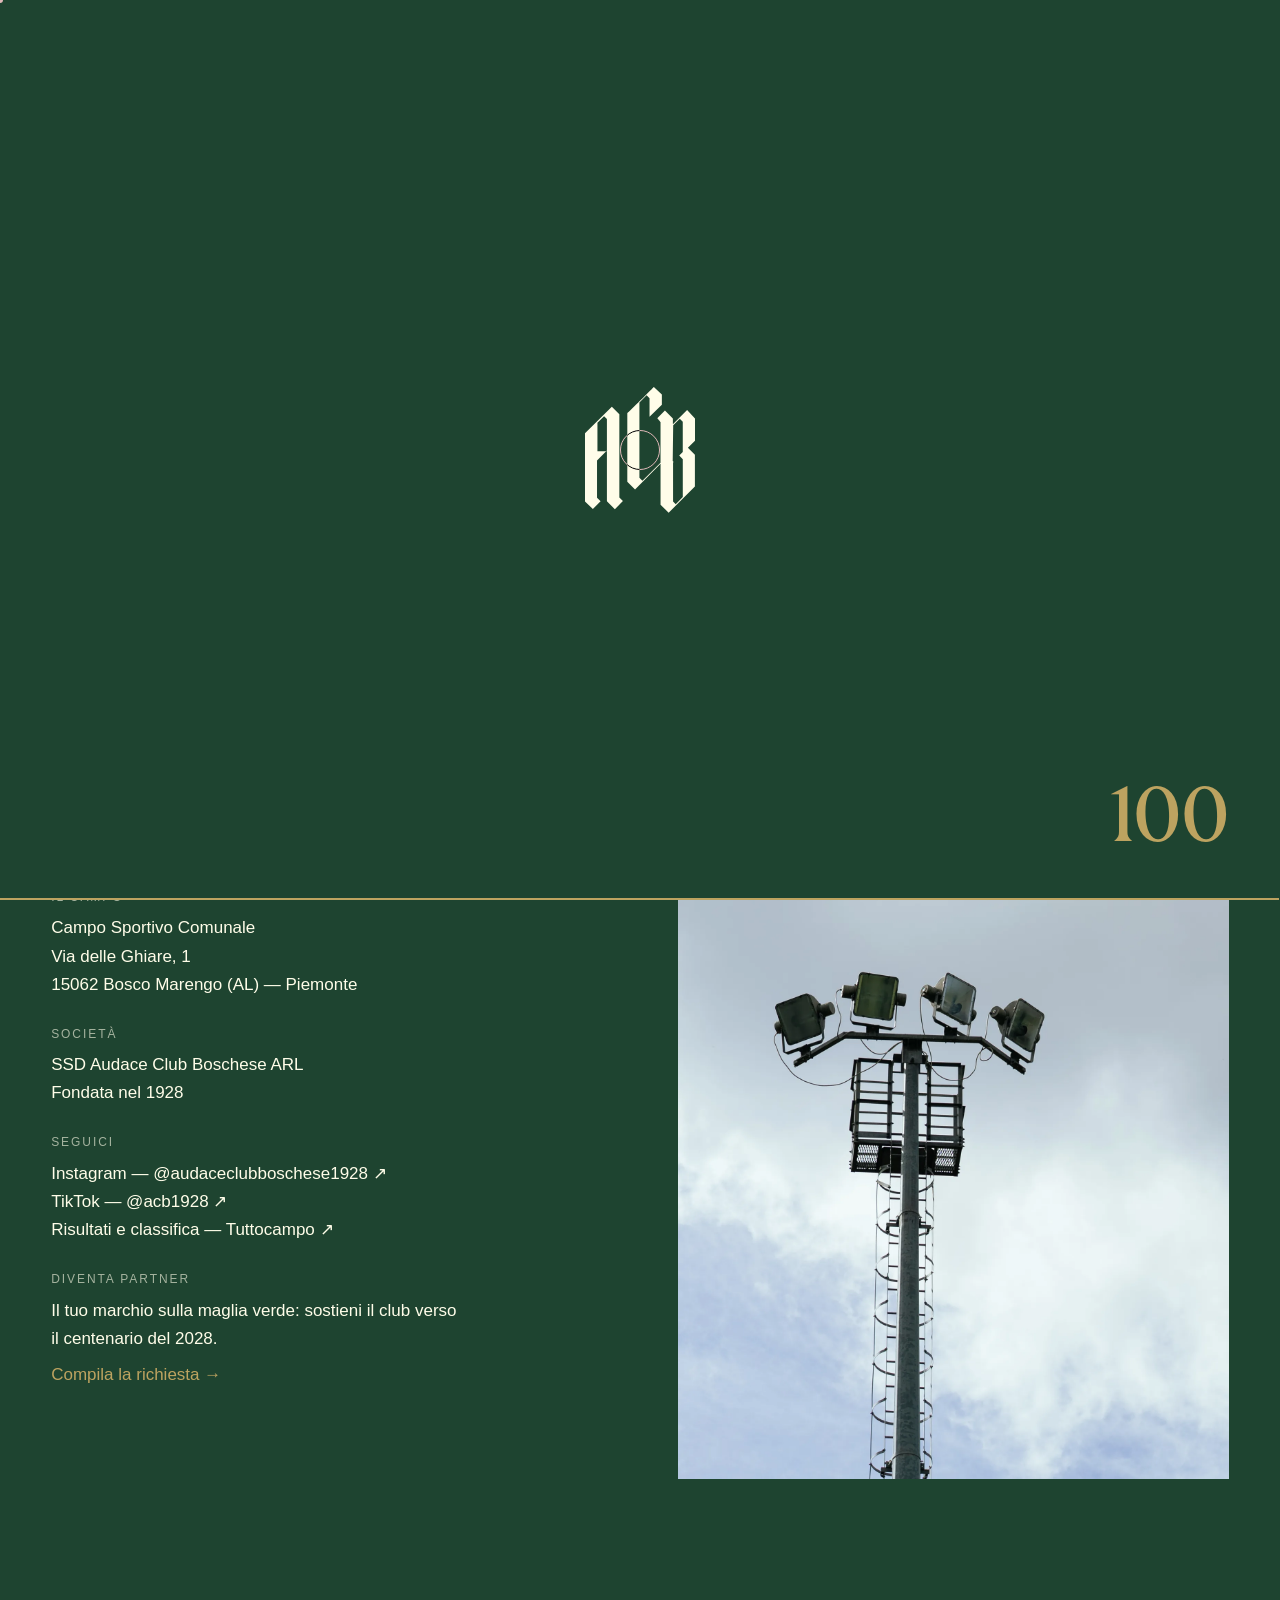
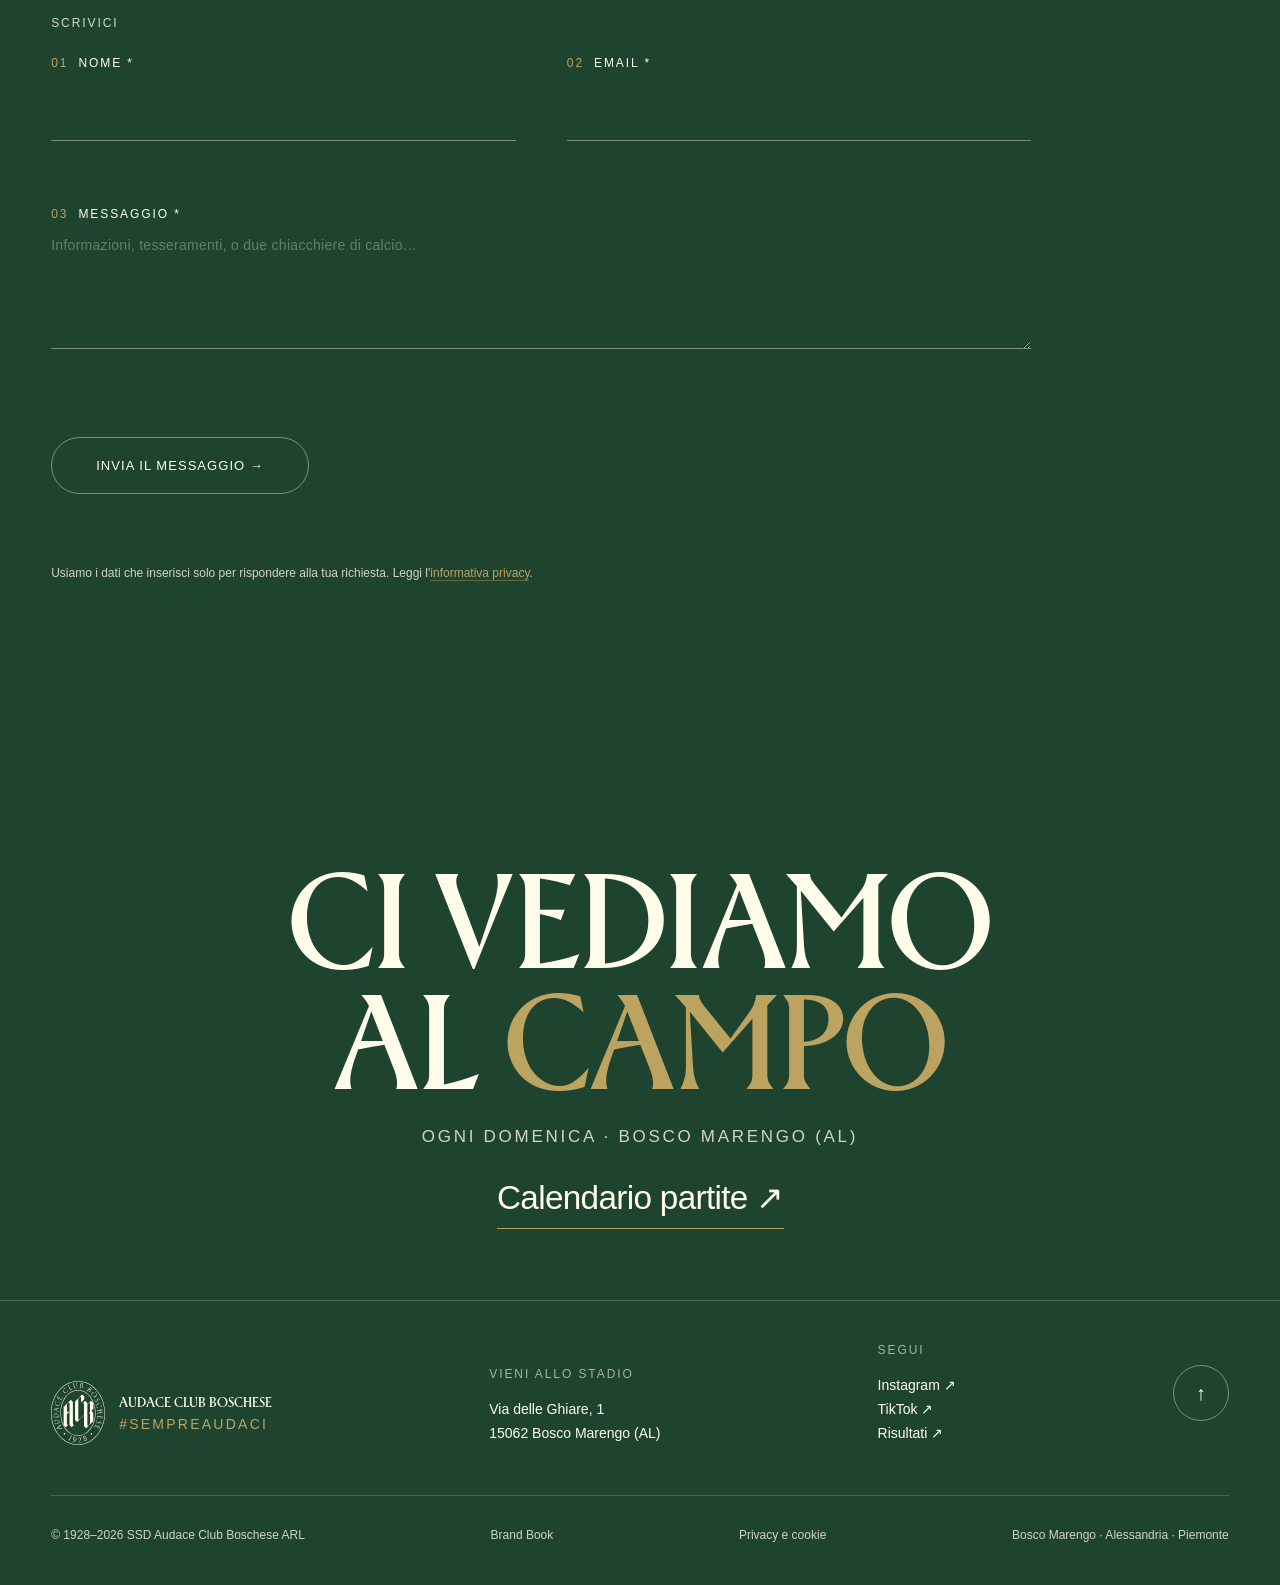
<file: contatti.html>
<!DOCTYPE html>
<html lang="it">
<head>
<meta charset="UTF-8" />
<meta name="viewport" content="width=device-width, initial-scale=1.0" />
<title>Contatti — Audace Club Boschese 1928</title>
<meta name="description" content="Vieni a trovarci: Via delle Ghiare 1, Bosco Marengo (AL). Contatti dell'Audace Club Boschese 1928." />
<meta name="theme-color" content="#1E4430" />
<link rel="icon" href="assets/brand/monogram-green.svg" type="image/svg+xml" />

<meta property="og:title" content="Contatti — Audace Club Boschese 1928" />
<meta property="og:description" content="Via delle Ghiare 1, Bosco Marengo (AL). #sempreaudaci" />
<meta property="og:image" content="assets/photos/contatti-riflettore.webp" />
<meta property="og:type" content="website" />

<link rel="stylesheet" href="/assets/tokens.css?v=1" />
<link rel="stylesheet" href="assets/site.css?v=32" />

<script src="assets/vendor/gsap.min.js"></script>
<script src="assets/vendor/ScrollTrigger.min.js"></script>
<script src="assets/vendor/lenis.min.js"></script>
</head>
<body>

<div class="grain"></div>
<div class="vignette"></div>

<div class="cursor" aria-hidden="true">
  <div class="cursor__ring" id="ring"></div>
  <div class="cursor__dot" id="dot"></div>
</div>

<div class="loader" id="loader">
  <img class="loader__mark" id="loaderMark" src="assets/brand/monogram-white.svg" alt="ACB" />
  <div class="loader__count" id="count">0</div>
  <div class="loader__bar" id="bar"></div>
</div>

<nav class="nav" id="nav">
  <a class="nav__brand" href="index.html">
    <img src="assets/brand/monogram-white.svg" alt="Audace Club Boschese" />
  </a>
  <div class="nav__links">
    <a href="club.html">Il Club</a>
    <a href="contatti.html" class="active">Contatti</a>
    <a href="https://www.tuttocampo.it/" target="_blank" rel="noopener">Risultati ↗</a>
    <a class="nav__cta" href="diventa-partner.html">Diventa Partner</a>
  </div>
  <div class="nav__burger" id="burger"><span></span><span></span><span></span></div>
</nav>

<div class="menu" id="menu">
  <a href="club.html">Il Club</a>
  <a href="contatti.html">Contatti</a>
  <a href="https://www.tuttocampo.it/" target="_blank" rel="noopener">Risultati</a>
  <a href="diventa-partner.html">Diventa Partner</a>
  <div class="menu__meta">
    <a class="label" href="https://www.instagram.com/audaceclubboschese1928/" target="_blank" rel="noopener">Instagram</a>
    <a class="label" href="https://www.tiktok.com/@acb1928" target="_blank" rel="noopener">TikTok</a>
  </div>
</div>

<main>

  <!-- PAGE HERO -->
  <header class="phero">
    <div class="eyebrow label">Contatti</div>
    <h1 class="display phero__title">Vieni a<br /><em>trovarci</em></h1>
    <p class="phero__sub">La domenica al campo, tutti i giorni in paese. Per informazioni, tesseramenti, sponsorizzazioni o solo per fare due chiacchiere di calcio.</p>
  </header>

  <!-- SPLIT CONTATTI -->
  <section class="sec" style="padding-top: clamp(20px, 4vh, 60px);">
    <div class="split">
      <div class="split__body">
        <a class="contact-mail" href="mailto:info@acboschese.it">info@acboschese.it</a>

        <div class="contact-list">
          <div>
            <span class="label">Il campo</span>
            <p>Campo Sportivo Comunale<br />Via delle Ghiare, 1<br />15062 Bosco Marengo (AL) — Piemonte</p>
          </div>
          <div>
            <span class="label">Società</span>
            <p>SSD Audace Club Boschese ARL<br />Fondata nel 1928</p>
          </div>
          <div>
            <span class="label">Seguici</span>
            <a href="https://www.instagram.com/audaceclubboschese1928/" target="_blank" rel="noopener">Instagram — @audaceclubboschese1928 ↗</a>
            <a href="https://www.tiktok.com/@acb1928" target="_blank" rel="noopener">TikTok — @acb1928 ↗</a>
            <a href="https://www.tuttocampo.it/" target="_blank" rel="noopener">Risultati e classifica — Tuttocampo ↗</a>
          </div>
          <div>
            <span class="label">Diventa partner</span>
            <p>Il tuo marchio sulla maglia verde: sostieni il club verso il centenario del 2028.</p>
            <a href="diventa-partner.html" style="color:var(--gold); margin-top:8px;">Compila la richiesta →</a>
          </div>
        </div>
      </div>
      <div class="split__media split__media--tall">
        <img src="assets/photos/contatti-riflettore.webp" alt="Il riflettore del campo sportivo contro il cielo" />
      </div>
    </div>
  </section>

  <!-- FORM -->
  <section class="sec" style="padding-top:0;">
    <div class="eyebrow label">Scrivici</div>
    <form class="form" name="contatti" method="POST" action="/grazie.html" data-netlify="true" netlify-honeypot="bot-field">
      <input type="hidden" name="form-name" value="contatti" />
      <p style="display:none;"><label>Non compilare: <input name="bot-field" /></label></p>

      <div class="field">
        <label class="label" for="ct-nome">Nome *</label>
        <input type="text" id="ct-nome" name="nome" required autocomplete="name" />
      </div>
      <div class="field">
        <label class="label" for="ct-email">Email *</label>
        <input type="email" id="ct-email" name="email" required autocomplete="email" />
      </div>

      <div class="field field--full">
        <label class="label" for="ct-msg">Messaggio *</label>
        <textarea id="ct-msg" name="messaggio" required placeholder="Informazioni, tesseramenti, o due chiacchiere di calcio…"></textarea>
      </div>

      <div class="form__actions">
        <button class="btn" type="submit">Invia il messaggio →</button>
      </div>
      <p class="form__privacy">Usiamo i dati che inserisci solo per rispondere alla tua richiesta. Leggi l'<a href="/privacy">informativa privacy</a>.</p>
    </form>
  </section>

  <!-- CTA -->
  <section class="cta">
    <h2 class="display cta__big">Ci vediamo<br />al <em>campo</em></h2>
    <p class="cta__sub label">Ogni domenica · Bosco Marengo (AL)</p>
    <a class="cta__mail" href="https://www.tuttocampo.it/" target="_blank" rel="noopener">Calendario partite ↗</a>
  </section>

  <footer>
    <div class="foot__col foot__brand">
      <img src="assets/brand/oval-avorio.svg" alt="Audace Club Boschese 1928" />
      <div>
        <p class="foot__name">Audace Club Boschese</p>
        <p class="label" style="color:var(--gold);">#sempreaudaci</p>
      </div>
    </div>
    <div class="foot__col">
      <h4>Vieni allo stadio</h4>
      <p>Via delle Ghiare, 1</p>
      <p>15062 Bosco Marengo (AL)</p>
    </div>
    <div class="foot__col">
      <h4>Segui</h4>
      <a href="https://www.instagram.com/audaceclubboschese1928/" target="_blank" rel="noopener">Instagram ↗</a>
      <a href="https://www.tiktok.com/@acb1928" target="_blank" rel="noopener">TikTok ↗</a>
      <a href="https://www.tuttocampo.it/" target="_blank" rel="noopener">Risultati ↗</a>
    </div>
    <a class="totop" href="#" aria-label="Torna all'inizio">↑</a>
    <div class="foot__legal">
      <span>© 1928–2026 SSD Audace Club Boschese ARL</span>
      <a href="/brand-capitoli">Brand Book</a>
      <a href="/privacy">Privacy e cookie</a>
      <a href="/privacy" data-consent-open hidden>Preferenze cookie</a>
      <span>Bosco Marengo · Alessandria · Piemonte</span>
    </div>
  </footer>

</main>

<script src="assets/site.js?v=20"></script>
<script src="/assets/consent.js?v=1" defer></script>
</body>
</html>
</file>
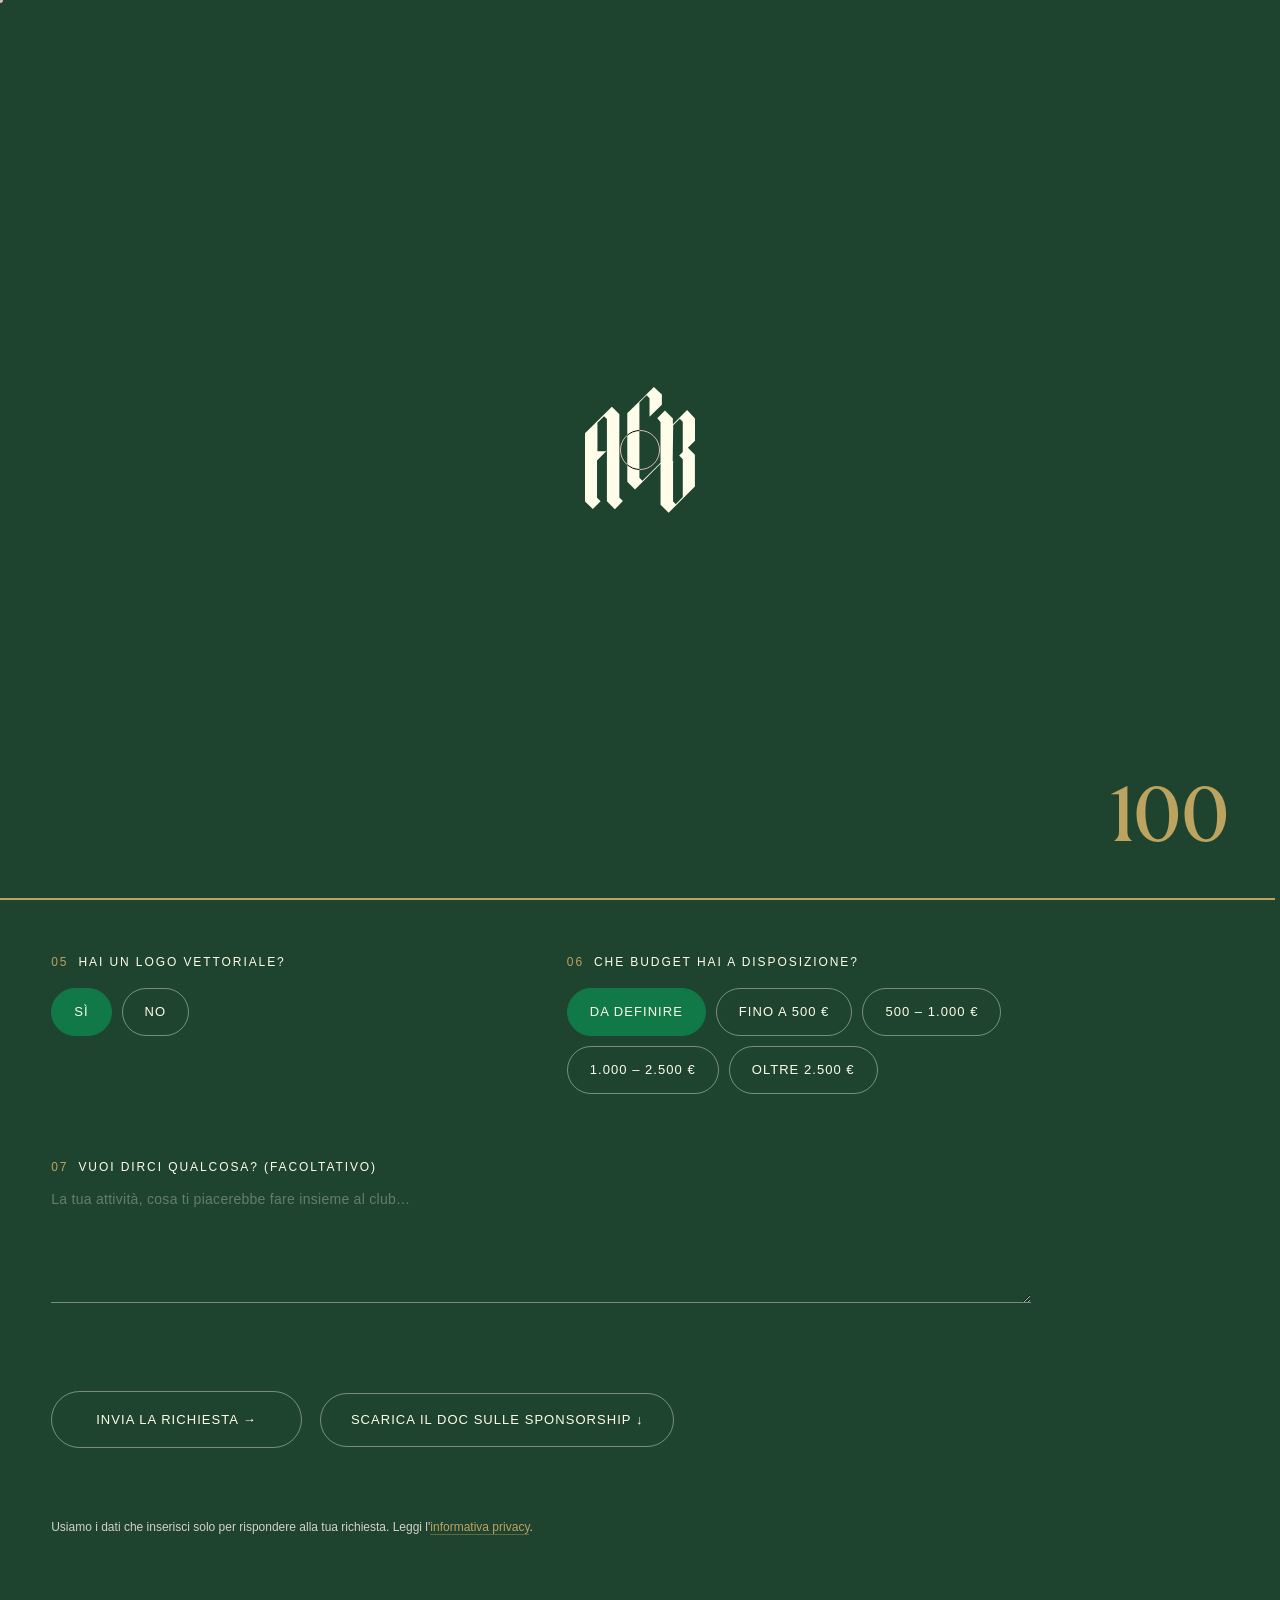
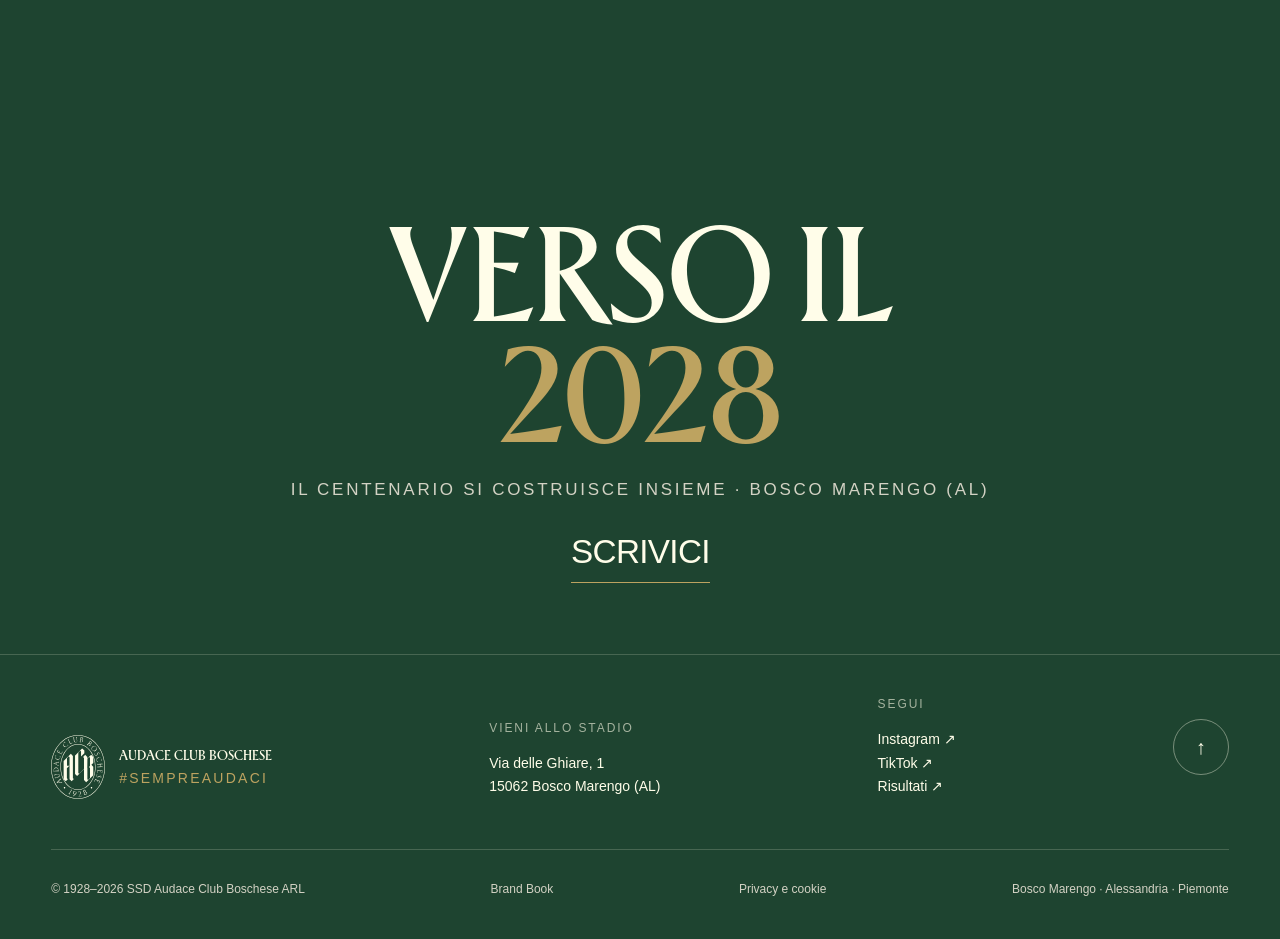
<file: diventa-partner.html>
<!DOCTYPE html>
<html lang="it">
<head>
<meta charset="UTF-8" />
<meta name="viewport" content="width=device-width, initial-scale=1.0" />
<title>Diventa Partner — Audace Club Boschese 1928</title>
<meta name="description" content="Porta il tuo marchio sulla maglia verde: diventa partner dell'Audace Club Boschese verso il centenario del 2028." />
<meta name="theme-color" content="#1E4430" />
<link rel="icon" href="assets/brand/monogram-green.svg" type="image/svg+xml" />

<meta property="og:title" content="Diventa Partner — Audace Club Boschese 1928" />
<meta property="og:description" content="Il tuo marchio sulla maglia verde, verso il centenario del 2028." />
<meta property="og:image" content="assets/photos/otp-sciarpa.webp" />
<meta property="og:type" content="website" />

<link rel="stylesheet" href="/assets/tokens.css?v=1" />
<link rel="stylesheet" href="assets/site.css?v=32" />

<script src="assets/vendor/gsap.min.js"></script>
<script src="assets/vendor/ScrollTrigger.min.js"></script>
<script src="assets/vendor/lenis.min.js"></script>
</head>
<body>

<div class="grain"></div>
<div class="vignette"></div>

<div class="cursor" aria-hidden="true">
  <div class="cursor__ring" id="ring"></div>
  <div class="cursor__dot" id="dot"></div>
</div>

<div class="loader" id="loader">
  <img class="loader__mark" id="loaderMark" src="assets/brand/monogram-white.svg" alt="ACB" />
  <div class="loader__count" id="count">0</div>
  <div class="loader__bar" id="bar"></div>
</div>

<nav class="nav" id="nav">
  <a class="nav__brand" href="index.html">
    <img src="assets/brand/monogram-white.svg" alt="Audace Club Boschese" />
  </a>
  <div class="nav__links">
    <a href="club.html">Il Club</a>
    <a href="contatti.html">Contatti</a>
    <a href="https://www.tuttocampo.it/" target="_blank" rel="noopener">Risultati ↗</a>
    <a class="nav__cta" href="diventa-partner.html">Diventa Partner</a>
  </div>
  <div class="nav__burger" id="burger"><span></span><span></span><span></span></div>
</nav>

<div class="menu" id="menu">
  <a href="club.html">Il Club</a>
  <a href="contatti.html">Contatti</a>
  <a href="https://www.tuttocampo.it/" target="_blank" rel="noopener">Risultati</a>
  <a href="diventa-partner.html">Diventa Partner</a>
  <div class="menu__meta">
    <a class="label" href="https://www.instagram.com/audaceclubboschese1928/" target="_blank" rel="noopener">Instagram</a>
    <a class="label" href="https://www.tiktok.com/@acb1928" target="_blank" rel="noopener">TikTok</a>
  </div>
</div>

<main>

  <!-- PAGE HERO -->
  <header class="phero">
    <div class="eyebrow label">Sponsorship</div>
    <h1 class="display phero__title">Diventa<br /><em>partner</em></h1>
    <p class="phero__sub">Il tuo marchio sulla maglia verde, a bordocampo e sui nostri canali, verso il centenario del 2028. Raccontaci chi sei: ti ricontattiamo noi.</p>
  </header>

  <!-- FORM -->
  <section class="sec" style="padding-top: clamp(20px, 4vh, 60px);">
    <form class="form" name="diventa-partner" method="POST" action="/grazie.html" data-netlify="true" netlify-honeypot="bot-field">
      <input type="hidden" name="form-name" value="diventa-partner" />
      <p style="display:none;"><label>Non compilare: <input name="bot-field" /></label></p>

      <div class="field">
        <label class="label" for="dp-nome">Nome *</label>
        <input type="text" id="dp-nome" name="nome" required autocomplete="given-name" />
      </div>
      <div class="field">
        <label class="label" for="dp-cognome">Cognome *</label>
        <input type="text" id="dp-cognome" name="cognome" required autocomplete="family-name" />
      </div>

      <div class="field">
        <label class="label" for="dp-azienda">Azienda *</label>
        <input type="text" id="dp-azienda" name="azienda" required autocomplete="organization" />
      </div>
      <div class="field">
        <label class="label" for="dp-email">Email *</label>
        <input type="email" id="dp-email" name="email" required autocomplete="email" />
      </div>

      <div class="field">
        <span class="label">Hai un logo vettoriale?</span>
        <div class="pills">
          <label class="pill"><input type="radio" name="logo-vettoriale" value="Sì" checked /><span>Sì</span></label>
          <label class="pill"><input type="radio" name="logo-vettoriale" value="No" /><span>No</span></label>
        </div>
      </div>
      <div class="field">
        <span class="label">Che budget hai a disposizione?</span>
        <div class="pills">
          <label class="pill"><input type="radio" name="budget" value="Da definire" checked /><span>Da definire</span></label>
          <label class="pill"><input type="radio" name="budget" value="Fino a 500 €" /><span>Fino a 500 €</span></label>
          <label class="pill"><input type="radio" name="budget" value="500 – 1.000 €" /><span>500 – 1.000 €</span></label>
          <label class="pill"><input type="radio" name="budget" value="1.000 – 2.500 €" /><span>1.000 – 2.500 €</span></label>
          <label class="pill"><input type="radio" name="budget" value="Oltre 2.500 €" /><span>Oltre 2.500 €</span></label>
        </div>
      </div>

      <div class="field field--full">
        <label class="label" for="dp-msg">Vuoi dirci qualcosa? (facoltativo)</label>
        <textarea id="dp-msg" name="messaggio" placeholder="La tua attività, cosa ti piacerebbe fare insieme al club…"></textarea>
      </div>

      <div class="form__actions">
        <button class="btn" type="submit">Invia la richiesta →</button>
        <a class="btn btn--ghost" href="assets/docs/ACB_Sponsorship.pdf" download>Scarica il doc sulle sponsorship ↓</a>
      </div>
      <p class="form__privacy">Usiamo i dati che inserisci solo per rispondere alla tua richiesta. Leggi l'<a href="/privacy">informativa privacy</a>.</p>
    </form>
  </section>

  <!-- CTA -->
  <section class="cta">
    <h2 class="display cta__big">Verso il<br /><em>2028</em></h2>
    <p class="cta__sub label">Il centenario si costruisce insieme · Bosco Marengo (AL)</p>
    <a class="cta__mail" href="mailto:matteo@acboschese.it">SCRIVICI</a>
  </section>

  <footer>
    <div class="foot__col foot__brand">
      <img src="assets/brand/oval-avorio.svg" alt="Audace Club Boschese 1928" />
      <div>
        <p class="foot__name">Audace Club Boschese</p>
        <p class="label" style="color:var(--gold);">#sempreaudaci</p>
      </div>
    </div>
    <div class="foot__col">
      <h4>Vieni allo stadio</h4>
      <p>Via delle Ghiare, 1</p>
      <p>15062 Bosco Marengo (AL)</p>
    </div>
    <div class="foot__col">
      <h4>Segui</h4>
      <a href="https://www.instagram.com/audaceclubboschese1928/" target="_blank" rel="noopener">Instagram ↗</a>
      <a href="https://www.tiktok.com/@acb1928" target="_blank" rel="noopener">TikTok ↗</a>
      <a href="https://www.tuttocampo.it/" target="_blank" rel="noopener">Risultati ↗</a>
    </div>
    <a class="totop" href="#" aria-label="Torna all'inizio">↑</a>
    <div class="foot__legal">
      <span>© 1928–2026 SSD Audace Club Boschese ARL</span>
      <a href="/brand-capitoli">Brand Book</a>
      <a href="/privacy">Privacy e cookie</a>
      <a href="/privacy" data-consent-open hidden>Preferenze cookie</a>
      <span>Bosco Marengo · Alessandria · Piemonte</span>
    </div>
  </footer>

</main>

<script src="assets/site.js?v=20"></script>
<script src="/assets/consent.js?v=1" defer></script>
</body>
</html>
</file>
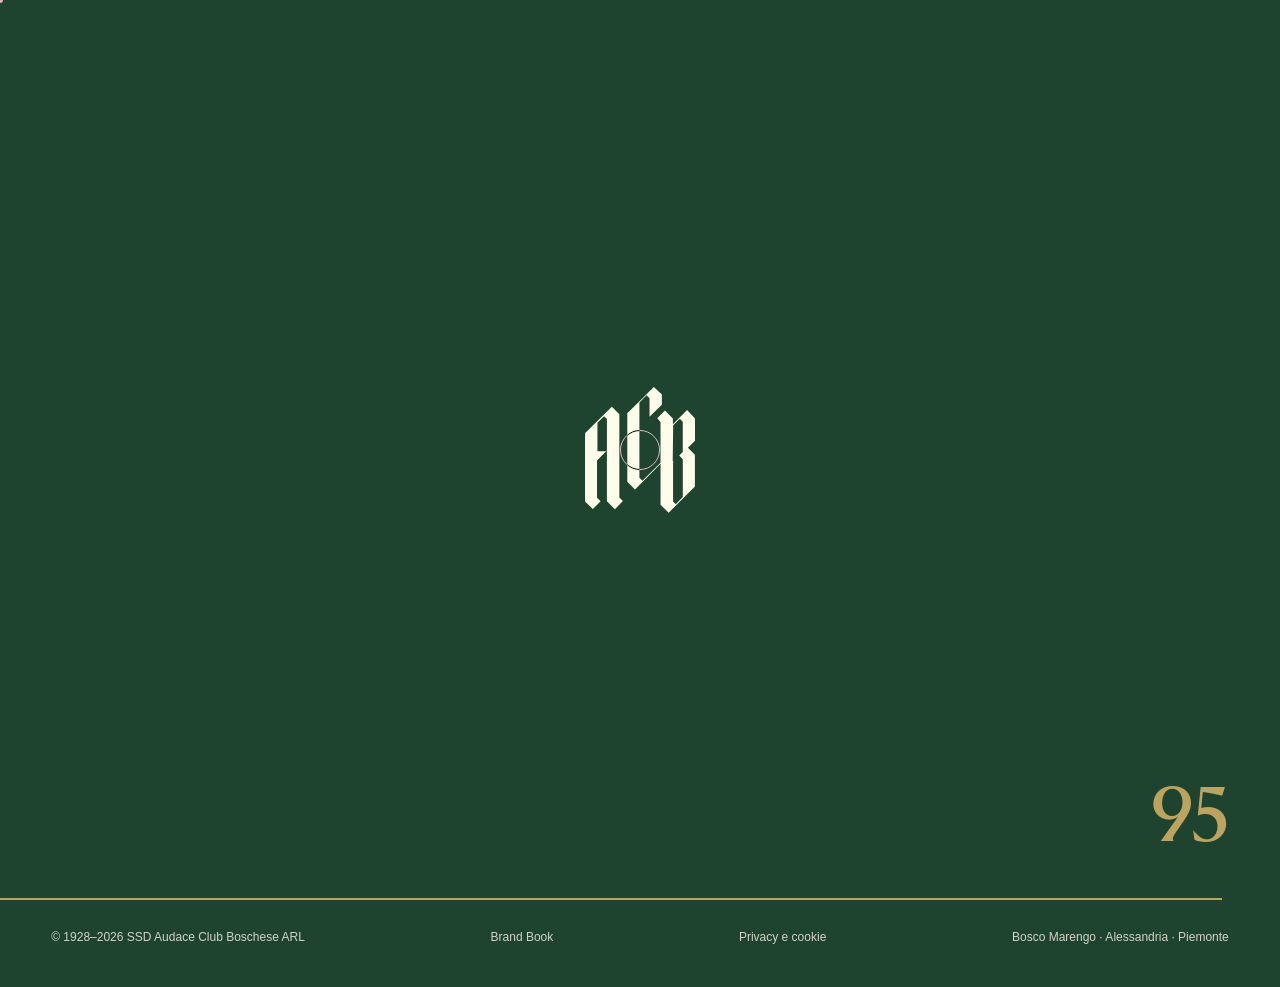
<file: grazie.html>
<!DOCTYPE html>
<html lang="it">
<head>
<meta charset="UTF-8" />
<meta name="viewport" content="width=device-width, initial-scale=1.0" />
<title>Grazie — Audace Club Boschese 1928</title>
<meta name="description" content="Messaggio ricevuto. Ti ricontattiamo presto. #sempreaudaci" />
<meta name="theme-color" content="#1E4430" />
<link rel="icon" href="assets/brand/monogram-green.svg" type="image/svg+xml" />
<meta name="robots" content="noindex" />

<link rel="stylesheet" href="/assets/tokens.css?v=1" />
<link rel="stylesheet" href="assets/site.css?v=32" />

<script src="assets/vendor/gsap.min.js"></script>
<script src="assets/vendor/ScrollTrigger.min.js"></script>
<script src="assets/vendor/lenis.min.js"></script>
</head>
<body>

<div class="grain"></div>
<div class="vignette"></div>

<div class="cursor" aria-hidden="true">
  <div class="cursor__ring" id="ring"></div>
  <div class="cursor__dot" id="dot"></div>
</div>

<div class="loader" id="loader">
  <img class="loader__mark" id="loaderMark" src="assets/brand/monogram-white.svg" alt="ACB" />
  <div class="loader__count" id="count">0</div>
  <div class="loader__bar" id="bar"></div>
</div>

<nav class="nav" id="nav">
  <a class="nav__brand" href="index.html">
    <img src="assets/brand/monogram-white.svg" alt="Audace Club Boschese" />
  </a>
  <div class="nav__links">
    <a href="club.html">Il Club</a>
    <a href="contatti.html">Contatti</a>
    <a href="https://www.tuttocampo.it/" target="_blank" rel="noopener">Risultati ↗</a>
    <a class="nav__cta" href="diventa-partner.html">Diventa Partner</a>
  </div>
  <div class="nav__burger" id="burger"><span></span><span></span><span></span></div>
</nav>

<div class="menu" id="menu">
  <a href="club.html">Il Club</a>
  <a href="contatti.html">Contatti</a>
  <a href="https://www.tuttocampo.it/" target="_blank" rel="noopener">Risultati</a>
  <a href="diventa-partner.html">Diventa Partner</a>
  <div class="menu__meta">
    <a class="label" href="https://www.instagram.com/audaceclubboschese1928/" target="_blank" rel="noopener">Instagram</a>
    <a class="label" href="https://www.tiktok.com/@acb1928" target="_blank" rel="noopener">TikTok</a>
  </div>
</div>

<main>

  <section class="cta" style="min-height: 78svh; display: grid; place-items: center; align-content: center;">
    <h1 class="display cta__big">Ricevuto.<br /><em>Grazie</em></h1>
    <p class="cta__sub label">Ti ricontattiamo il prima possibile · #sempreaudaci</p>
    <a class="cta__mail" href="index.html">← Torna alla home</a>
  </section>

  <footer>
    <div class="foot__col foot__brand">
      <img src="assets/brand/oval-avorio.svg" alt="Audace Club Boschese 1928" />
      <div>
        <p class="foot__name">Audace Club Boschese</p>
        <p class="label" style="color:var(--gold);">#sempreaudaci</p>
      </div>
    </div>
    <div class="foot__col">
      <h4>Vieni allo stadio</h4>
      <p>Via delle Ghiare, 1</p>
      <p>15062 Bosco Marengo (AL)</p>
    </div>
    <div class="foot__col">
      <h4>Segui</h4>
      <a href="https://www.instagram.com/audaceclubboschese1928/" target="_blank" rel="noopener">Instagram ↗</a>
      <a href="https://www.tiktok.com/@acb1928" target="_blank" rel="noopener">TikTok ↗</a>
      <a href="https://www.tuttocampo.it/" target="_blank" rel="noopener">Risultati ↗</a>
    </div>
    <a class="totop" href="#" aria-label="Torna all'inizio">↑</a>
    <div class="foot__legal">
      <span>© 1928–2026 SSD Audace Club Boschese ARL</span>
      <a href="/brand-capitoli">Brand Book</a>
      <a href="/privacy">Privacy e cookie</a>
      <a href="/privacy" data-consent-open hidden>Preferenze cookie</a>
      <span>Bosco Marengo · Alessandria · Piemonte</span>
    </div>
  </footer>

</main>

<script src="assets/site.js?v=20"></script>
<script src="/assets/consent.js?v=1" defer></script>
</body>
</html>
</file>
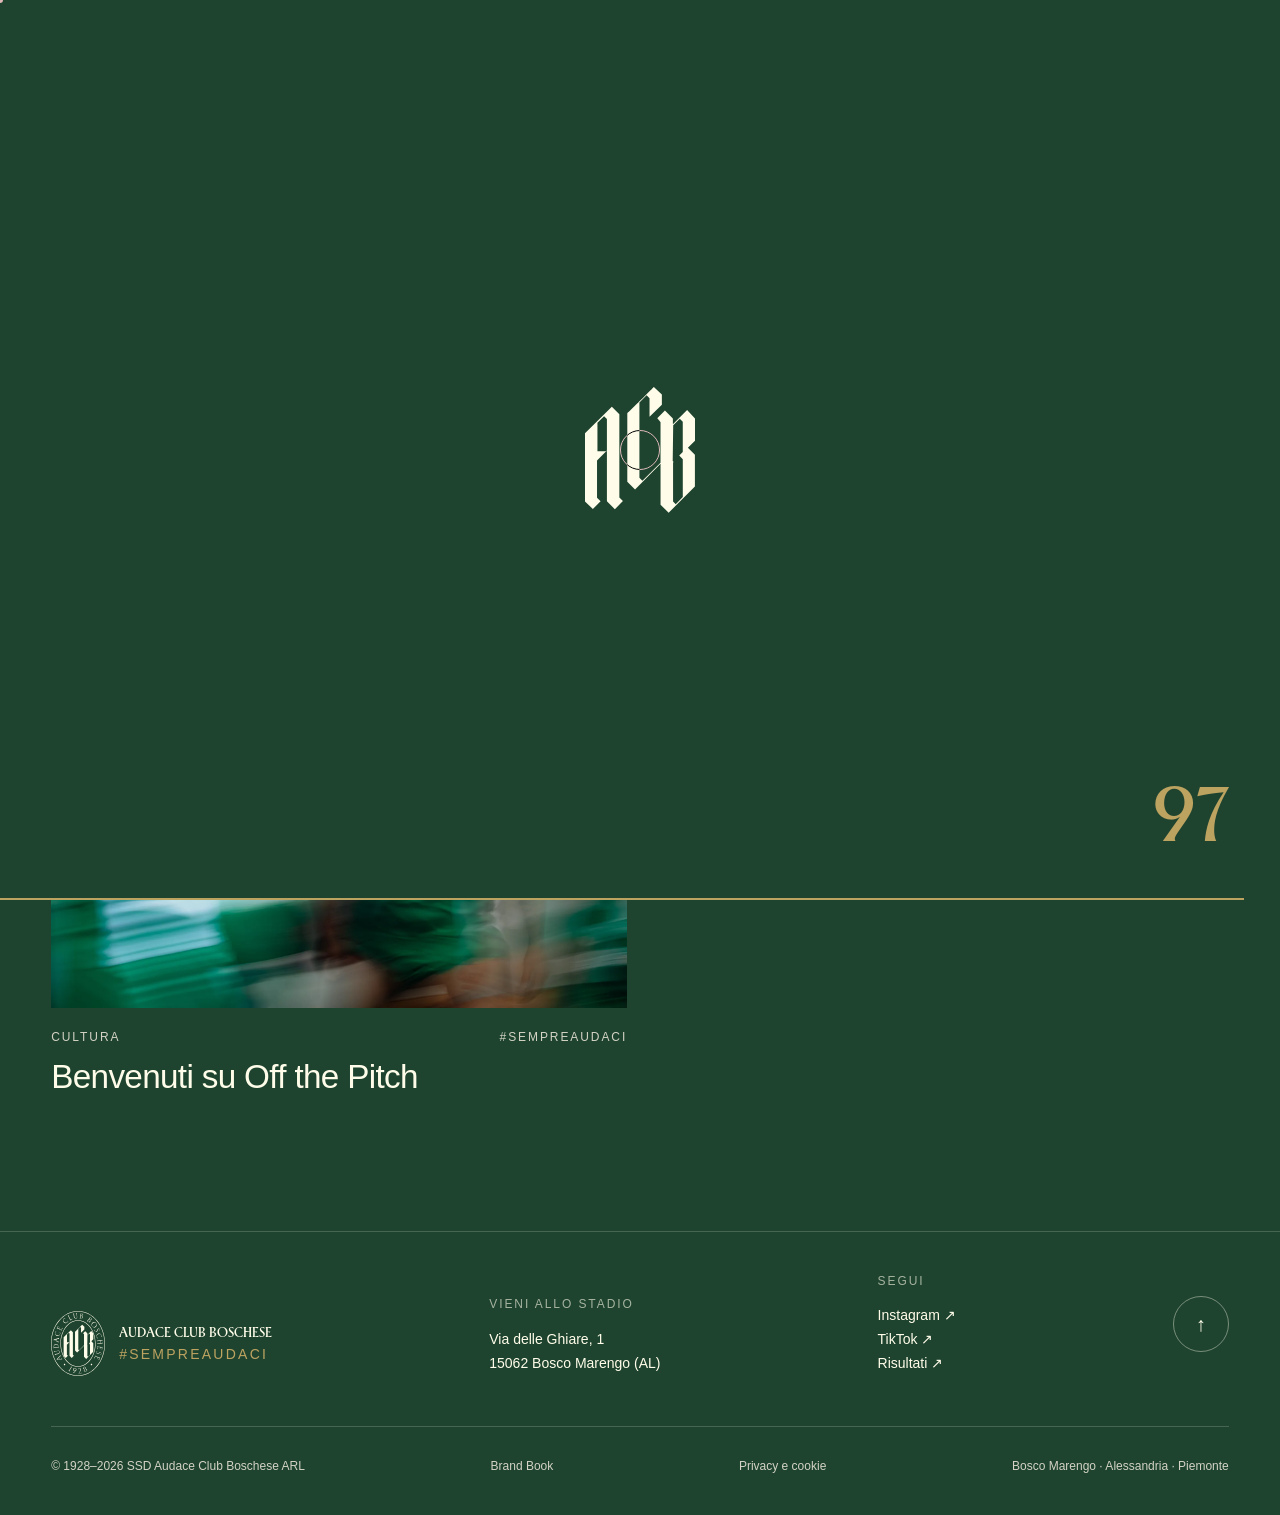
<file: offthepitch.html>
<!DOCTYPE html>
<html lang="it">
<head>
<meta charset="UTF-8" />
<meta name="viewport" content="width=device-width, initial-scale=1.0" />
<title>Off the Pitch — Audace Club Boschese 1928</title>
<meta name="description" content="Storie, cultura e vita di club oltre i novanta minuti." />
<meta name="theme-color" content="#1E4430" />
<link rel="icon" href="/assets/brand/monogram-green.svg" type="image/svg+xml" />

<meta property="og:title" content="Off the Pitch — Audace Club Boschese 1928" />
<meta property="og:description" content="Storie, cultura e vita di club oltre i novanta minuti." />
<meta property="og:image" content="assets/photos/hero-home.webp" />
<meta property="og:type" content="website" />

<link rel="stylesheet" href="/assets/tokens.css?v=1" />
<link rel="stylesheet" href="/assets/site.css?v=32" />
<style>
  .article-body { max-width: 760px; }
  .article-body p { font-size: var(--fs-body); line-height: 1.75; color: var(--cream-dim); margin-bottom: 22px; }
  .article-body h2, .article-body h3, .article-body h4 { font-family: var(--f-body); font-weight: 400; letter-spacing: -.02em; color: var(--cream); line-height: 1.1; margin: 44px 0 18px; }
  .article-body h2 { font-size: clamp(28px, 3.4vw, 46px); }
  .article-body h3 { font-size: clamp(24px, 2.8vw, 36px); }
  .article-body h4 { font-size: clamp(20px, 2.2vw, 28px); }
  .article-body img { margin: 34px 0; }
  .article-body blockquote { font-family: var(--f-body); font-weight: 400; letter-spacing: -.02em; font-size: clamp(22px, 2.6vw, 34px); line-height: 1.25; color: var(--cream); border-left: 2px solid var(--gold); padding-left: 24px; margin: 38px 0; }
  .article-body ul { margin: 0 0 22px 20px; color: var(--cream-dim); line-height: 1.75; }
  .article-body a { color: var(--gold); border-bottom: 1px solid rgb(var(--oro-rgb) / .4); }
</style>

<script src="/assets/vendor/gsap.min.js"></script>
<script src="/assets/vendor/ScrollTrigger.min.js"></script>
<script src="/assets/vendor/lenis.min.js"></script>
</head>
<body>

<div class="grain"></div>
<div class="vignette"></div>

<div class="cursor" aria-hidden="true">
  <div class="cursor__ring" id="ring"></div>
  <div class="cursor__dot" id="dot"></div>
</div>

<div class="loader" id="loader">
  <img class="loader__mark" id="loaderMark" src="/assets/brand/monogram-white.svg" alt="ACB" />
  <div class="loader__count" id="count">0</div>
  <div class="loader__bar" id="bar"></div>
</div>

<nav class="nav" id="nav">
  <a class="nav__brand" href="/index.html">
    <img src="/assets/brand/monogram-white.svg" alt="Audace Club Boschese" />
  </a>
  <div class="nav__links">
    <a href="/club.html">Il Club</a>
    <a href="/contatti.html">Contatti</a>
    <a href="https://www.tuttocampo.it/" target="_blank" rel="noopener">Risultati ↗</a>
    <a class="nav__cta" href="/diventa-partner.html">Diventa Partner</a>
  </div>
  <div class="nav__burger" id="burger"><span></span><span></span><span></span></div>
</nav>

<div class="menu" id="menu">
  <a href="/club.html">Il Club</a>
  <a href="/contatti.html">Contatti</a>
  <a href="https://www.tuttocampo.it/" target="_blank" rel="noopener">Risultati</a>
  <a href="/diventa-partner.html">Diventa Partner</a>
  <div class="menu__meta">
    <a class="label" href="https://www.instagram.com/audaceclubboschese1928/" target="_blank" rel="noopener">Instagram</a>
    <a class="label" href="https://www.tiktok.com/@acb1928" target="_blank" rel="noopener">TikTok</a>
  </div>
</div>

<main>

  <header class="phero">
    <div class="eyebrow label">Journal</div>
    <h1 class="display phero__title">Off the<br /><em>Pitch</em></h1>
    <p class="phero__sub">Il calcio dura novanta minuti; tutto il resto è Off the Pitch.</p>
  </header>
  <section class="sec" style="padding-top: clamp(20px, 4vh, 60px);">
    <div class="otp-grid">
      <a class="otp otp--wide" href="/articoli/benvenuti-off-the-pitch.html">
        <div class="otp__media"><img src="/assets/photos/otp-blur.webp" alt="Benvenuti su Off the Pitch" loading="lazy" /></div>
        <div class="otp__k label"><span>Cultura</span><span>#sempreaudaci</span></div>
        <div class="otp__t">Benvenuti su Off the Pitch</div>
      </a>
    </div>
  </section>

  <footer>
    <div class="foot__col foot__brand">
      <img src="/assets/brand/oval-avorio.svg" alt="Audace Club Boschese 1928" />
      <div>
        <p class="foot__name">Audace Club Boschese</p>
        <p class="label" style="color:var(--gold);">#sempreaudaci</p>
      </div>
    </div>
    <div class="foot__col">
      <h4>Vieni allo stadio</h4>
      <p>Via delle Ghiare, 1</p>
      <p>15062 Bosco Marengo (AL)</p>
    </div>
    <div class="foot__col">
      <h4>Segui</h4>
      <a href="https://www.instagram.com/audaceclubboschese1928/" target="_blank" rel="noopener">Instagram ↗</a>
      <a href="https://www.tiktok.com/@acb1928" target="_blank" rel="noopener">TikTok ↗</a>
      <a href="https://www.tuttocampo.it/" target="_blank" rel="noopener">Risultati ↗</a>
    </div>
    <a class="totop" href="#" aria-label="Torna all'inizio">↑</a>
    <div class="foot__legal">
      <span>© 1928–2026 SSD Audace Club Boschese ARL</span>
      <a href="/brand-capitoli">Brand Book</a>
      <a href="/privacy">Privacy e cookie</a>
      <a href="/privacy" data-consent-open hidden>Preferenze cookie</a>
      <span>Bosco Marengo · Alessandria · Piemonte</span>
    </div>
  </footer>

</main>

<script src="/assets/site.js?v=20"></script>
<script src="/assets/consent.js?v=1" defer></script>
</body>
</html>
</file>
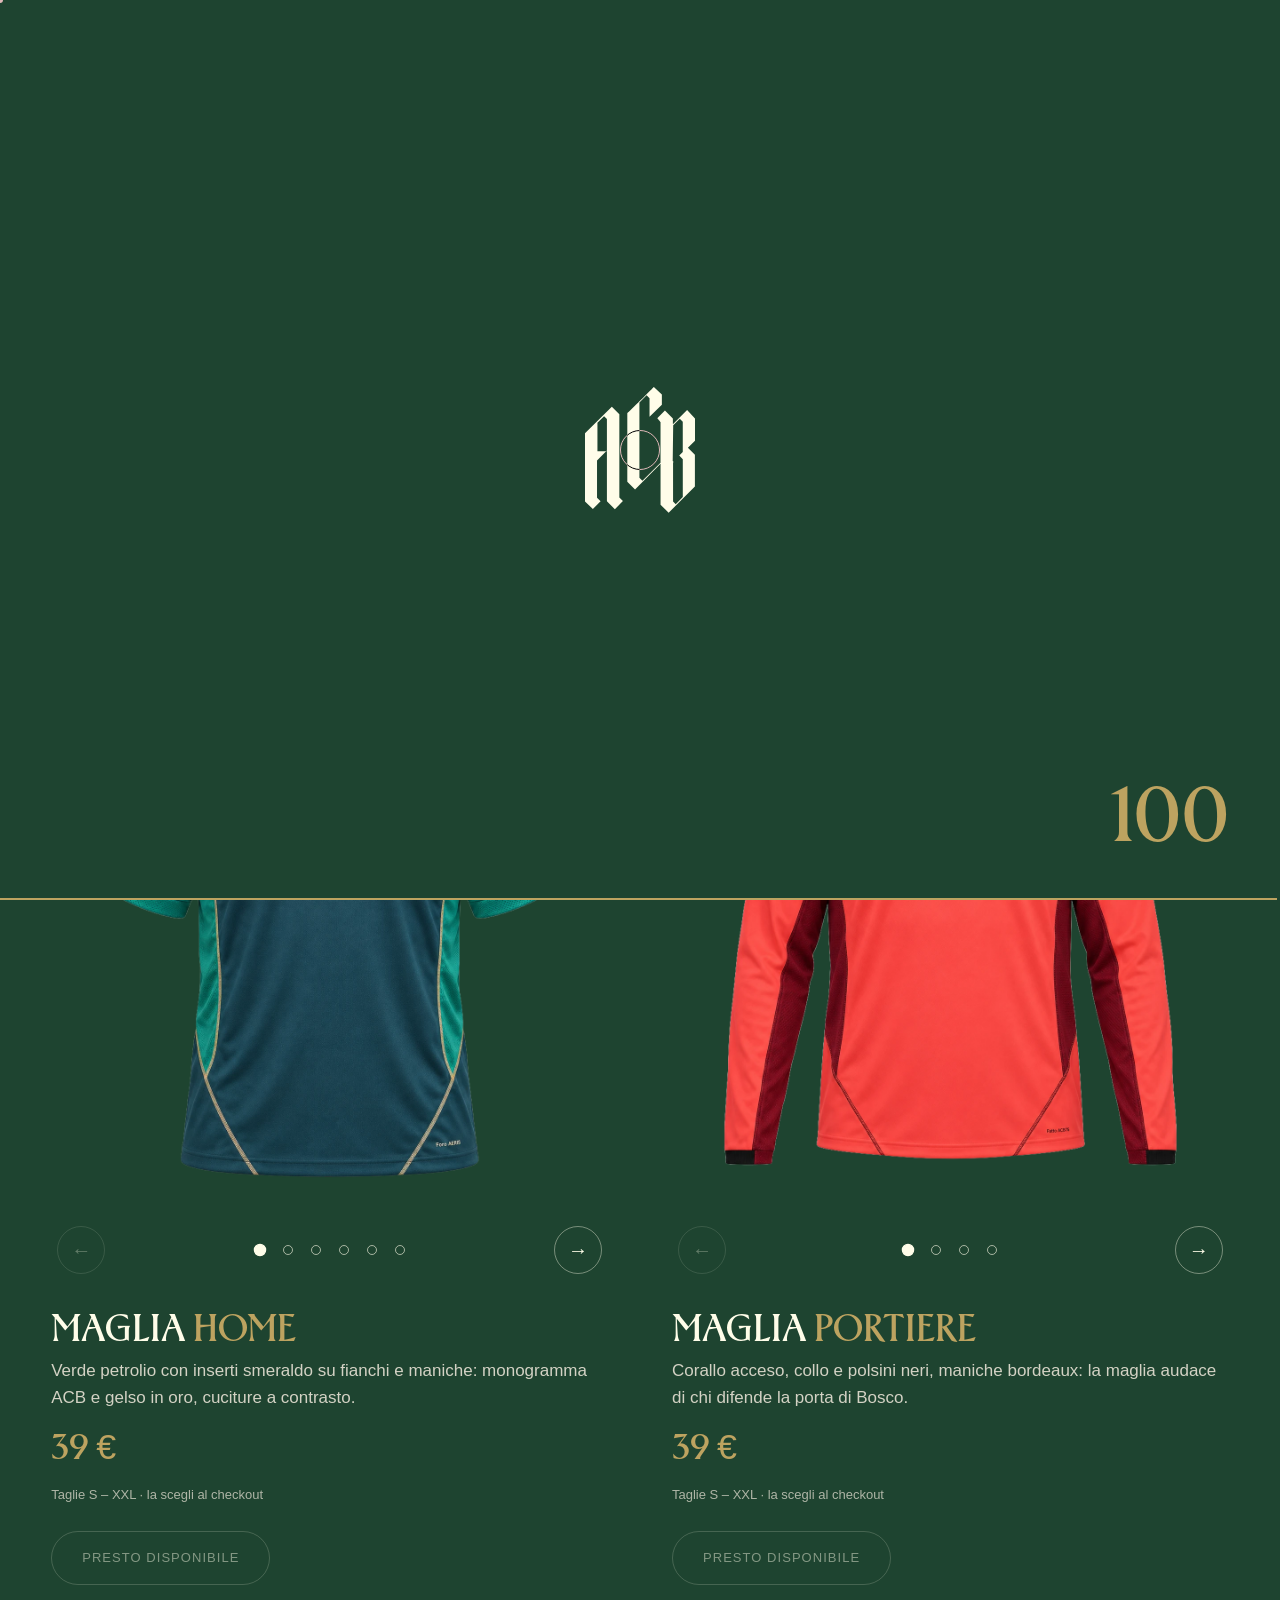
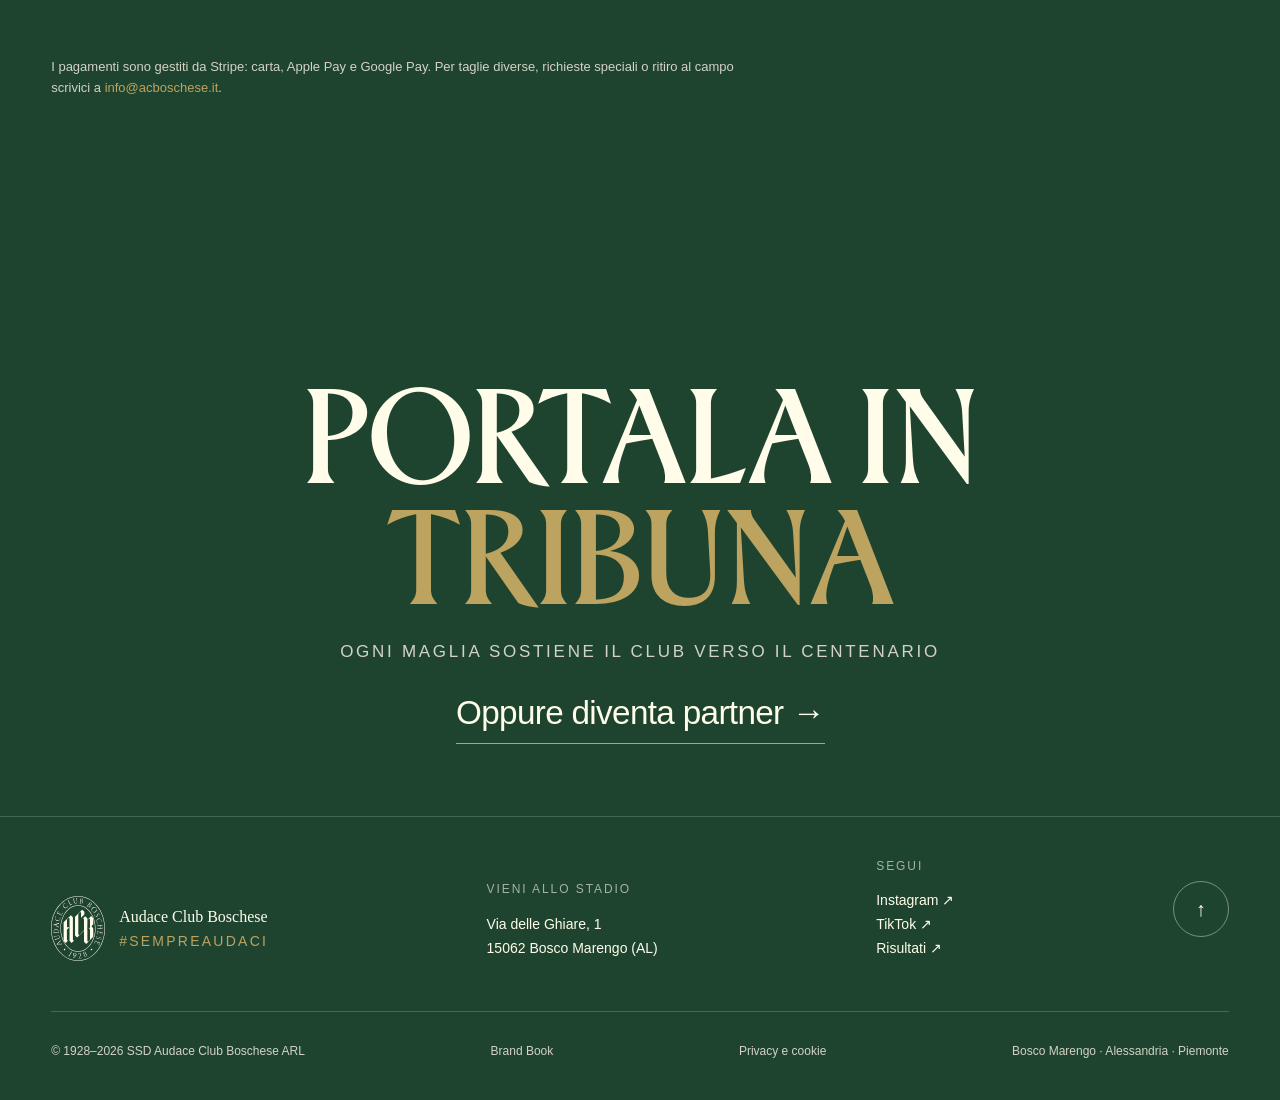
<file: store.html>
<!DOCTYPE html>
<html lang="it">
<head>
<meta charset="UTF-8" />
<meta name="viewport" content="width=device-width, initial-scale=1.0" />
<title>Store — Audace Club Boschese 1928</title>
<meta name="description" content="Le maglie ufficiali dell'Audace Club Boschese 1928: maglia home e maglia portiere. #sempreaudaci" />
<meta name="theme-color" content="#1E4430" />
<link rel="icon" href="assets/brand/monogram-green.svg" type="image/svg+xml" />

<meta property="og:title" content="Store — Audace Club Boschese 1928" />
<meta property="og:description" content="Le maglie ufficiali del club, verso il centenario del 2028." />
<meta property="og:image" content="assets/photos/prod-home-maglia-v3.webp" />
<meta property="og:type" content="website" />

<link rel="preload" href="assets/fonts/Cormorant-VF.woff2" as="font" type="font/woff2" crossorigin />
<link rel="stylesheet" href="/assets/tokens.css?v=1" />
<link rel="stylesheet" href="assets/site.css?v=33" />

<script src="assets/vendor/gsap.min.js"></script>
<script src="assets/vendor/ScrollTrigger.min.js"></script>
<script src="assets/vendor/lenis.min.js"></script>
</head>
<body>

<div class="grain"></div>
<div class="vignette"></div>

<div class="cursor" aria-hidden="true">
  <div class="cursor__ring" id="ring"></div>
  <div class="cursor__dot" id="dot"></div>
</div>

<div class="loader" id="loader">
  <img class="loader__mark" id="loaderMark" src="assets/brand/monogram-white.svg" alt="ACB" />
  <div class="loader__count" id="count">0</div>
  <div class="loader__bar" id="bar"></div>
</div>

<nav class="nav" id="nav">
  <a class="nav__brand" href="index.html">
    <img src="assets/brand/monogram-white.svg" alt="Audace Club Boschese" />
  </a>
  <div class="nav__links">
    <a href="club.html">Il Club</a>
    <a href="contatti.html">Contatti</a>
    <a href="https://www.tuttocampo.it/" target="_blank" rel="noopener">Risultati ↗</a>
    <a class="nav__cta" href="diventa-partner.html">Diventa Partner</a>
  </div>
  <div class="nav__burger" id="burger"><span></span><span></span><span></span></div>
</nav>

<div class="menu" id="menu">
  <a href="club.html">Il Club</a>
  <a href="contatti.html">Contatti</a>
  <a href="https://www.tuttocampo.it/" target="_blank" rel="noopener">Risultati</a>
  <a href="diventa-partner.html">Diventa Partner</a>
  <div class="menu__meta">
    <a class="label" href="https://www.instagram.com/audaceclubboschese1928/" target="_blank" rel="noopener">Instagram</a>
    <a class="label" href="https://www.tiktok.com/@acb1928" target="_blank" rel="noopener">TikTok</a>
  </div>
</div>

<main>

  <!-- PAGE HERO -->
  <header class="phero">
    <div class="eyebrow label">Store — Drop 2026</div>
    <h1 class="display phero__title">Indossa il<br /><em>biancoverde</em></h1>
    <p class="phero__sub">Le maglie ufficiali del club, verso il centenario del 2028. Scegli la taglia e paghi in modo sicuro con Stripe; ritiro al campo o spedizione.</p>
  </header>

  <!-- PRODOTTI -->
  <section class="sec" style="padding-top: clamp(20px, 4vh, 60px);">
    <div class="store-grid">

      <article class="product" data-product="maglia-home">
        <div class="product__media pgal ph-reveal" data-gallery>
          <div class="pgal__track" tabindex="0" aria-label="Foto del prodotto, scorri per vedere le altre">
            <figure class="pgal__slide pgal__slide--render"><img src="assets/photos/prod-home-maglia-v3.webp" alt="Maglia home Audace Club Boschese: verde petrolio con inserti smeraldo, monogramma ACB e gelso in oro, cuciture a contrasto" /></figure>
            <figure class="pgal__slide"><img src="assets/photos/store-home-1.webp" alt="Giocatore con la maglia home a braccia conserte sotto il cielo, monogramma ACB e gelso in oro sul petto" loading="lazy" decoding="async" /></figure>
            <figure class="pgal__slide"><img src="assets/photos/store-home-2.webp" alt="Giocatore seduto in panchina con la maglia home, luce calda del tardo pomeriggio" loading="lazy" decoding="async" /></figure>
            <figure class="pgal__slide"><img src="assets/photos/store-home-3.webp" alt="Giocatore ripreso dal basso con la maglia home, sullo sfondo il cielo" loading="lazy" decoding="async" /></figure>
            <figure class="pgal__slide"><img src="assets/photos/store-home-4.webp" alt="Giocatore con la maglia home in posa tra i tralicci verdi dello stadio" loading="lazy" decoding="async" /></figure>
            <figure class="pgal__slide"><img src="assets/photos/store-home-5.webp" alt="Giocatore sotto la tribuna con la maglia home, inserti smeraldo su fianchi e maniche" loading="lazy" decoding="async" /></figure>
          </div>
          <div class="pgal__nav">
            <button class="pgal__btn pgal__btn--prev" type="button" aria-label="Foto precedente"><span aria-hidden="true">←</span></button>
            <div class="pgal__dots" role="group" aria-label="Scegli foto"></div>
            <button class="pgal__btn pgal__btn--next" type="button" aria-label="Foto successiva"><span aria-hidden="true">→</span></button>
          </div>
        </div>
        <h2 class="product__name">Maglia <em>Home</em></h2>
        <p class="product__desc">Verde petrolio con inserti smeraldo su fianchi e maniche: monogramma ACB e gelso in oro, cuciture a contrasto.</p>
        <p class="product__price" data-price>Prezzo al lancio</p>
        <p class="product__desc" style="margin-top:22px;font-size:13px;opacity:.8;">Taglie S – XXL · la scegli al checkout</p>
        <a class="btn" href="#" data-buy>Acquista →</a>
      </article>

      <article class="product" data-product="maglia-portiere">
        <div class="product__media pgal ph-reveal" data-gallery>
          <div class="pgal__track" tabindex="0" aria-label="Foto del prodotto, scorri per vedere le altre">
            <figure class="pgal__slide pgal__slide--render"><img src="assets/photos/prod-portiere-maglia-v4.webp" alt="Maglia portiere Audace Club Boschese: corallo con collo nero, pannelli e maniche bordeaux, monogramma ACB nero" /></figure>
            <figure class="pgal__slide"><img src="assets/photos/store-portiere-1.webp" alt="Portiere con la maglia corallo appoggiato al palo della porta" loading="lazy" decoding="async" /></figure>
            <figure class="pgal__slide"><img src="assets/photos/store-portiere-2.webp" alt="Portiere in primo piano con la maglia corallo, rete della porta alle spalle" loading="lazy" decoding="async" /></figure>
            <figure class="pgal__slide"><img src="assets/photos/store-portiere-3.webp" alt="Portiere ripreso dal basso con la maglia corallo, cielo e tralicci verdi" loading="lazy" decoding="async" /></figure>
          </div>
          <div class="pgal__nav">
            <button class="pgal__btn pgal__btn--prev" type="button" aria-label="Foto precedente"><span aria-hidden="true">←</span></button>
            <div class="pgal__dots" role="group" aria-label="Scegli foto"></div>
            <button class="pgal__btn pgal__btn--next" type="button" aria-label="Foto successiva"><span aria-hidden="true">→</span></button>
          </div>
        </div>
        <h2 class="product__name">Maglia <em>Portiere</em></h2>
        <p class="product__desc">Corallo acceso, collo e polsini neri, maniche bordeaux: la maglia audace di chi difende la porta di Bosco.</p>
        <p class="product__price" data-price>Prezzo al lancio</p>
        <p class="product__desc" style="margin-top:22px;font-size:13px;opacity:.8;">Taglie S – XXL · la scegli al checkout</p>
        <a class="btn" href="#" data-buy>Acquista →</a>
      </article>

    </div>

    <p class="store-note">I pagamenti sono gestiti da Stripe: carta, Apple Pay e Google Pay. Per taglie diverse, richieste speciali o ritiro al campo scrivici a <a href="mailto:info@acboschese.it" style="color:var(--gold);">info@acboschese.it</a>.</p>
  </section>

  <!-- CTA -->
  <section class="cta">
    <h2 class="display cta__big">Portala in<br /><em>tribuna</em></h2>
    <p class="cta__sub label">Ogni maglia sostiene il club verso il centenario</p>
    <a class="cta__mail" href="diventa-partner.html">Oppure diventa partner →</a>
  </section>

  <footer>
    <div class="foot__col foot__brand">
      <img src="assets/brand/oval-avorio.svg" alt="Audace Club Boschese 1928" />
      <div>
        <p style="font-family:'Cormorant',serif;font-size:16px;">Audace Club Boschese</p>
        <p class="label" style="color:var(--gold);">#sempreaudaci</p>
      </div>
    </div>
    <div class="foot__col">
      <h4>Vieni allo stadio</h4>
      <p>Via delle Ghiare, 1</p>
      <p>15062 Bosco Marengo (AL)</p>
    </div>
    <div class="foot__col">
      <h4>Segui</h4>
      <a href="https://www.instagram.com/audaceclubboschese1928/" target="_blank" rel="noopener">Instagram ↗</a>
      <a href="https://www.tiktok.com/@acb1928" target="_blank" rel="noopener">TikTok ↗</a>
      <a href="https://www.tuttocampo.it/" target="_blank" rel="noopener">Risultati ↗</a>
    </div>
    <a class="totop" href="#" aria-label="Torna all'inizio">↑</a>
    <div class="foot__legal">
      <span>© 1928–2026 SSD Audace Club Boschese ARL</span>
      <a href="/brand-capitoli">Brand Book</a>
      <a href="/privacy">Privacy e cookie</a>
      <a href="/privacy" data-consent-open hidden>Preferenze cookie</a>
      <span>Bosco Marengo · Alessandria · Piemonte</span>
    </div>
  </footer>

</main>

<script src="assets/site.js?v=20"></script>
<script>
/* ============================================================
   STORE — Stripe Payment Links
   Come attivare l'acquisto:
   1. Su dashboard.stripe.com crea i 2 prodotti (Maglia Home, Maglia Portiere).
   2. Per ogni prodotto crea UN Payment Link con un campo personalizzato
      "Taglia" (menu a tendina S–XXL) e raccolta dell'indirizzo di spedizione;
      mettilo in "_default".
   3. Incolla gli URL qui sotto. Aggiungi anche i prezzi in PRICES.
   Finché un link è vuoto, il bottone mostra "Presto disponibile".
   ============================================================ */
const STRIPE_LINKS = {
  'maglia-home':     { S: '', M: '', L: '', XL: '', XXL: '', _default: '' },
  'maglia-portiere': { S: '', M: '', L: '', XL: '', XXL: '', _default: '' }
};
const PRICES = {
  'maglia-home': '39 €',
  'maglia-portiere': '39 €'
};


/* Gallerie prodotto: scroll-snap orizzontale + frecce, puntini e trascinamento col mouse */
document.querySelectorAll('[data-gallery]').forEach((g) => {
  const track = g.querySelector('.pgal__track');
  const slides = Array.from(track.children);
  const dots = g.querySelector('.pgal__dots');
  const prev = g.querySelector('.pgal__btn--prev');
  const next = g.querySelector('.pgal__btn--next');
  slides.forEach((_, i) => {
    const d = document.createElement('button');
    d.type = 'button'; d.className = 'pgal__dot'; d.setAttribute('aria-label', 'Foto ' + (i + 1) + ' di ' + slides.length);
    d.addEventListener('click', () => go(i));
    dots.appendChild(d);
  });
  const idx = () => Math.round(track.scrollLeft / track.clientWidth);
  const go = (i) => track.scrollTo({ left: Math.max(0, Math.min(slides.length - 1, i)) * track.clientWidth, behavior: 'smooth' });
  function sync() {
    const i = idx();
    Array.from(dots.children).forEach((d, k) => { d.classList.toggle('is-on', k === i); if (k === i) d.setAttribute('aria-current', 'true'); else d.removeAttribute('aria-current'); });
    prev.disabled = i === 0; next.disabled = i === slides.length - 1;
  }
  prev.addEventListener('click', () => go(idx() - 1));
  next.addEventListener('click', () => go(idx() + 1));
  track.addEventListener('scroll', () => requestAnimationFrame(sync), { passive: true });
  track.addEventListener('keydown', (e) => {
    if (e.key === 'ArrowRight') { e.preventDefault(); go(idx() + 1); }
    if (e.key === 'ArrowLeft') { e.preventDefault(); go(idx() - 1); }
  });
  /* trascinamento col mouse (il touch scorre già da solo) */
  let down = false, sx = 0, sl = 0, moved = false;
  track.addEventListener('pointerdown', (e) => { if (e.pointerType !== 'mouse') return; down = true; moved = false; sx = e.clientX; sl = track.scrollLeft; track.classList.add('is-dragging'); });
  window.addEventListener('pointermove', (e) => { if (!down) return; const dx = e.clientX - sx; if (Math.abs(dx) > 3) moved = true; track.scrollLeft = sl - dx; });
  window.addEventListener('pointerup', () => { if (!down) return; down = false; track.classList.remove('is-dragging'); go(idx()); });
  window.addEventListener('resize', () => go(idx()));
  sync();
});

document.querySelectorAll('.product').forEach((card) => {
  const id = card.dataset.product;
  const links = STRIPE_LINKS[id] || {};
  const buy = card.querySelector('[data-buy]');
  const priceEl = card.querySelector('[data-price]');
  if (PRICES[id]) priceEl.textContent = PRICES[id];

  function currentSize() {
    const a = card.querySelector('.size.active');
    return a ? a.dataset.size : 'M';
  }
  function refresh() {
    const url = links[currentSize()] || links._default || '';
    if (url) {
      buy.href = url;
      buy.textContent = card.querySelector('.size') ? 'Acquista — taglia ' + currentSize() + ' →' : 'Acquista →';
      buy.removeAttribute('aria-disabled');
    } else {
      buy.href = '#';
      buy.textContent = 'Presto disponibile';
      buy.setAttribute('aria-disabled', 'true');
    }
  }
  card.querySelectorAll('.size').forEach((b) => {
    b.addEventListener('click', () => {
      card.querySelectorAll('.size').forEach((x) => x.classList.remove('active'));
      b.classList.add('active');
      refresh();
    });
  });
  buy.addEventListener('click', (e) => {
    if (buy.getAttribute('aria-disabled') === 'true') e.preventDefault();
  });
  refresh();
});
</script>
<script src="/assets/consent.js?v=1" defer></script>
</body>
</html>
</file>
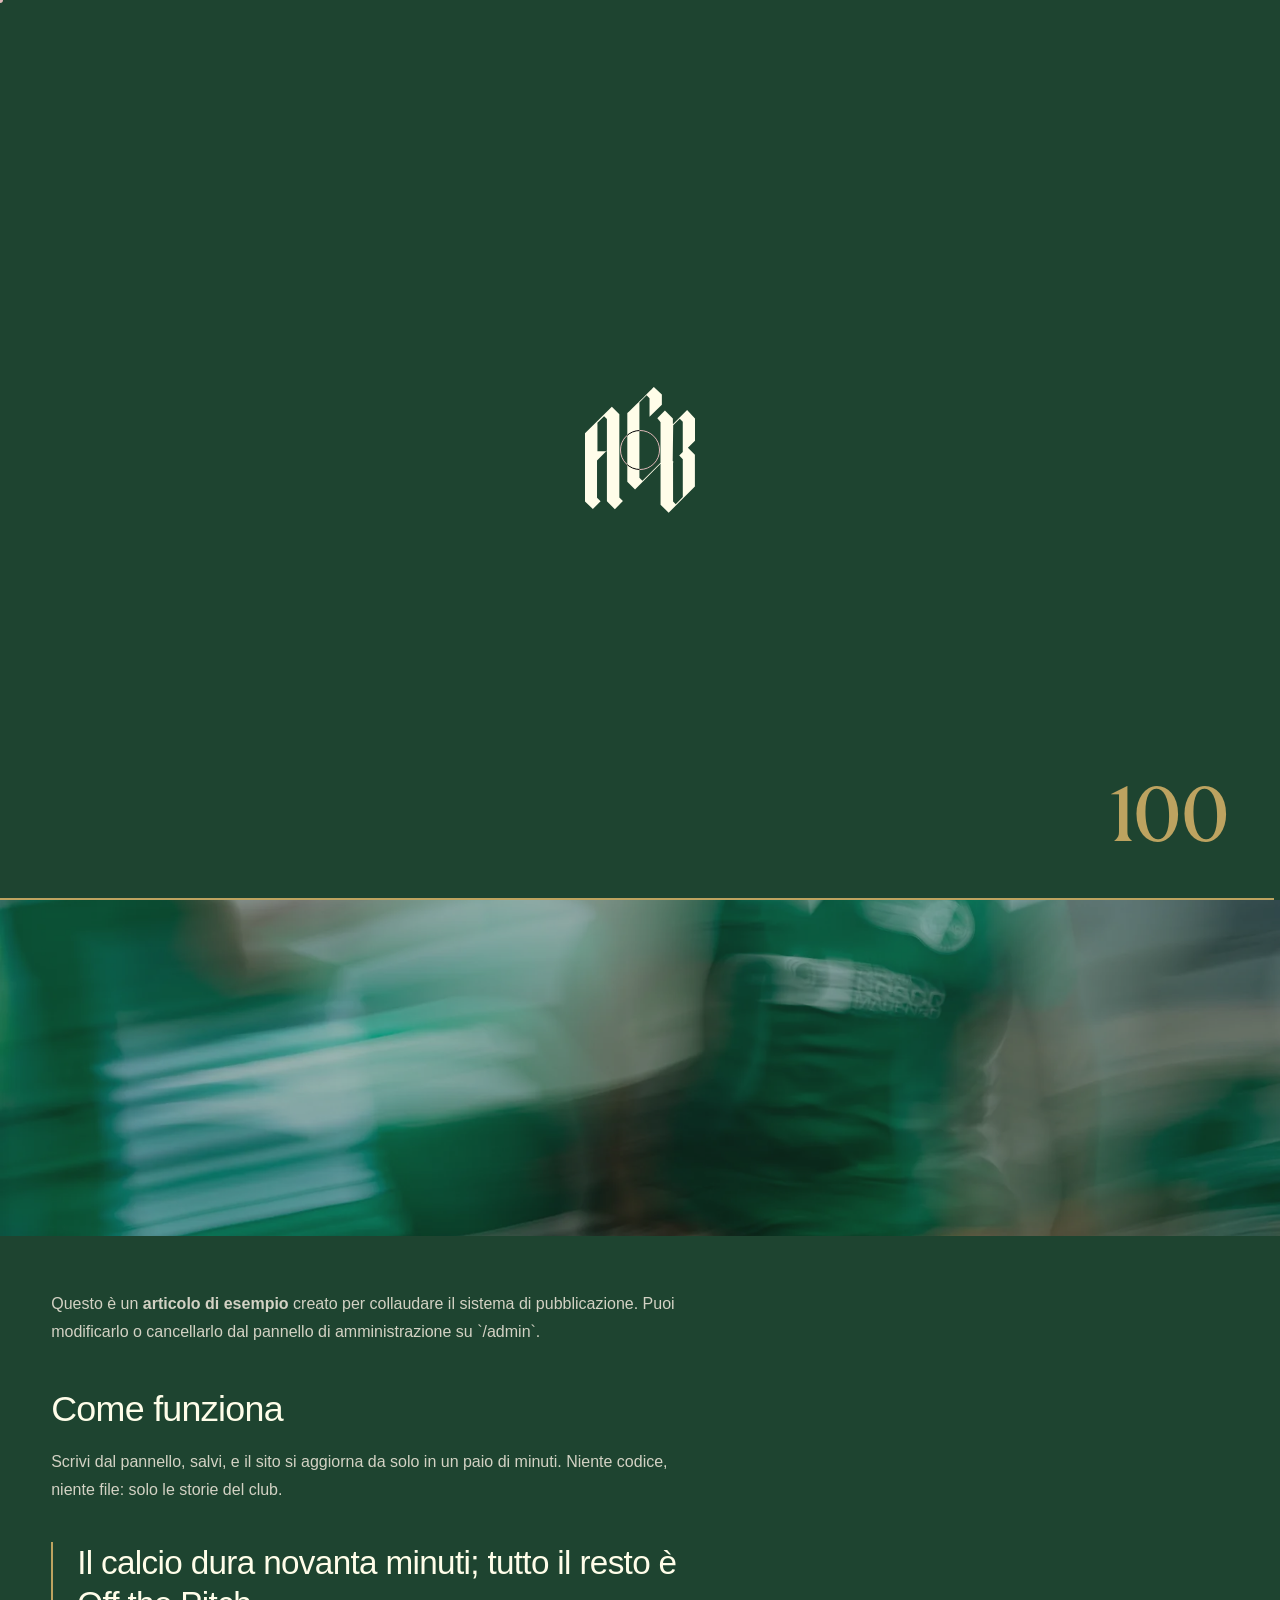
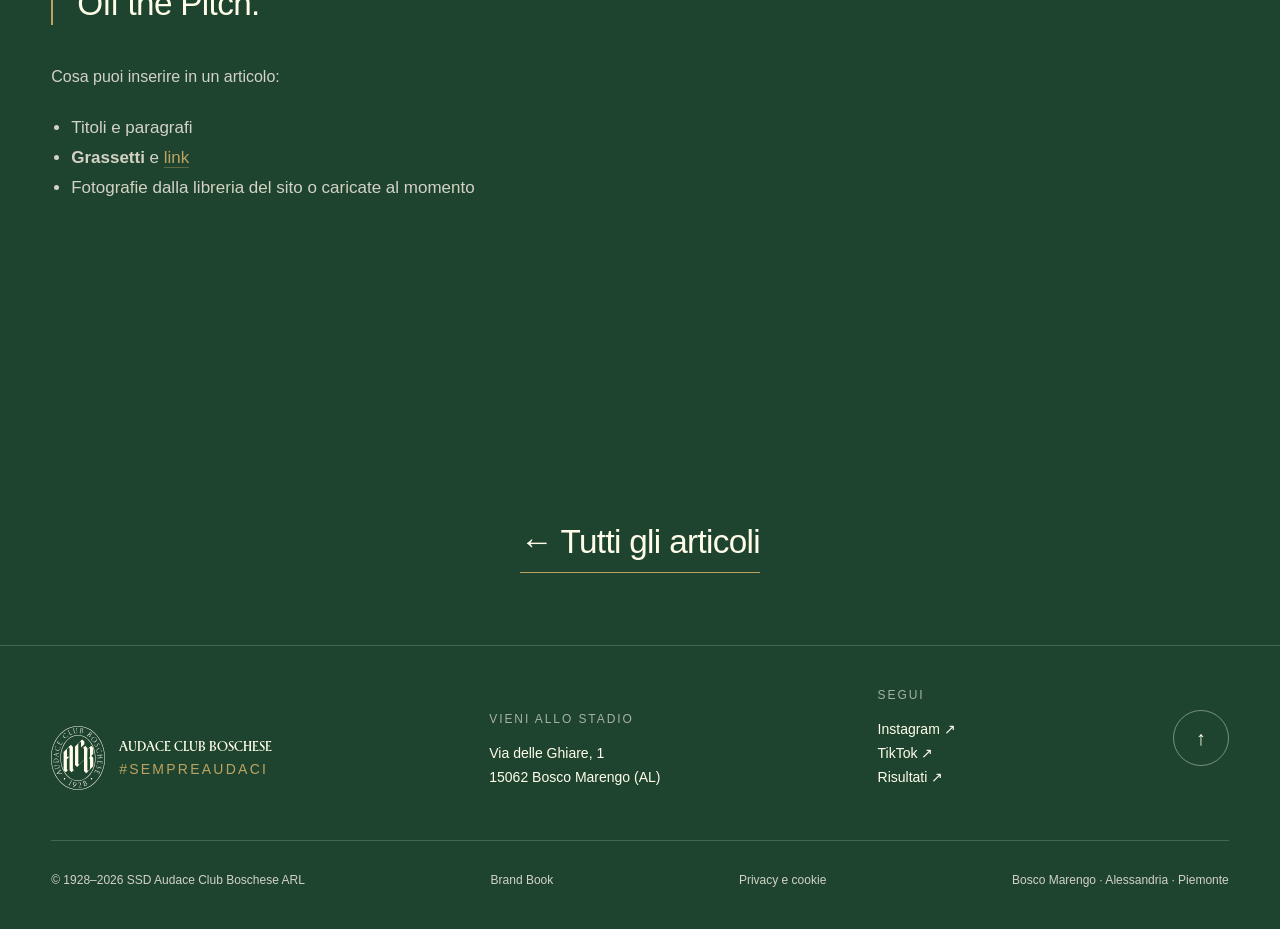
<file: articoli/benvenuti-off-the-pitch.html>
<!DOCTYPE html>
<html lang="it">
<head>
<meta charset="UTF-8" />
<meta name="viewport" content="width=device-width, initial-scale=1.0" />
<title>Benvenuti su Off the Pitch — Off the Pitch — Audace Club Boschese 1928</title>
<meta name="description" content="Il journal dell'Audace Club Boschese. Articolo di esempio — modificalo o cancellalo dal pannello /admin." />
<meta name="theme-color" content="#1E4430" />
<link rel="icon" href="/assets/brand/monogram-green.svg" type="image/svg+xml" />

<meta property="og:title" content="Benvenuti su Off the Pitch — Off the Pitch — Audace Club Boschese 1928" />
<meta property="og:description" content="Il journal dell'Audace Club Boschese. Articolo di esempio — modificalo o cancellalo dal pannello /admin." />
<meta property="og:image" content="/assets/photos/otp-blur.webp" />
<meta property="og:type" content="website" />

<link rel="stylesheet" href="/assets/tokens.css?v=1" />
<link rel="stylesheet" href="/assets/site.css?v=32" />
<style>
  .article-body { max-width: 760px; }
  .article-body p { font-size: var(--fs-body); line-height: 1.75; color: var(--cream-dim); margin-bottom: 22px; }
  .article-body h2, .article-body h3, .article-body h4 { font-family: var(--f-body); font-weight: 400; letter-spacing: -.02em; color: var(--cream); line-height: 1.1; margin: 44px 0 18px; }
  .article-body h2 { font-size: clamp(28px, 3.4vw, 46px); }
  .article-body h3 { font-size: clamp(24px, 2.8vw, 36px); }
  .article-body h4 { font-size: clamp(20px, 2.2vw, 28px); }
  .article-body img { margin: 34px 0; }
  .article-body blockquote { font-family: var(--f-body); font-weight: 400; letter-spacing: -.02em; font-size: clamp(22px, 2.6vw, 34px); line-height: 1.25; color: var(--cream); border-left: 2px solid var(--gold); padding-left: 24px; margin: 38px 0; }
  .article-body ul { margin: 0 0 22px 20px; color: var(--cream-dim); line-height: 1.75; }
  .article-body a { color: var(--gold); border-bottom: 1px solid rgb(var(--oro-rgb) / .4); }
</style>

<script src="/assets/vendor/gsap.min.js"></script>
<script src="/assets/vendor/ScrollTrigger.min.js"></script>
<script src="/assets/vendor/lenis.min.js"></script>
</head>
<body>

<div class="grain"></div>
<div class="vignette"></div>

<div class="cursor" aria-hidden="true">
  <div class="cursor__ring" id="ring"></div>
  <div class="cursor__dot" id="dot"></div>
</div>

<div class="loader" id="loader">
  <img class="loader__mark" id="loaderMark" src="/assets/brand/monogram-white.svg" alt="ACB" />
  <div class="loader__count" id="count">0</div>
  <div class="loader__bar" id="bar"></div>
</div>

<nav class="nav" id="nav">
  <a class="nav__brand" href="/index.html">
    <img src="/assets/brand/monogram-white.svg" alt="Audace Club Boschese" />
  </a>
  <div class="nav__links">
    <a href="/club.html">Il Club</a>
    <a href="/contatti.html">Contatti</a>
    <a href="https://www.tuttocampo.it/" target="_blank" rel="noopener">Risultati ↗</a>
    <a class="nav__cta" href="/diventa-partner.html">Diventa Partner</a>
  </div>
  <div class="nav__burger" id="burger"><span></span><span></span><span></span></div>
</nav>

<div class="menu" id="menu">
  <a href="/club.html">Il Club</a>
  <a href="/contatti.html">Contatti</a>
  <a href="https://www.tuttocampo.it/" target="_blank" rel="noopener">Risultati</a>
  <a href="/diventa-partner.html">Diventa Partner</a>
  <div class="menu__meta">
    <a class="label" href="https://www.instagram.com/audaceclubboschese1928/" target="_blank" rel="noopener">Instagram</a>
    <a class="label" href="https://www.tiktok.com/@acb1928" target="_blank" rel="noopener">TikTok</a>
  </div>
</div>

<main>

  <header class="phero">
    <div class="eyebrow label">Cultura — #sempreaudaci</div>
    <h1 class="display phero__title">Benvenuti su Off the Pitch</h1>
    <p class="phero__sub">11 luglio 2026</p>
  </header>
  
  <section class="break break--short">
    <div class="break__media"><img src="/assets/photos/otp-blur.webp" alt="Benvenuti su Off the Pitch" /></div>
  </section>
  <section class="sec article-body" style="padding-top: clamp(30px, 6vh, 80px);">
    <p>Questo è un <strong>articolo di esempio</strong> creato per collaudare il sistema di pubblicazione. Puoi modificarlo o cancellarlo dal pannello di amministrazione su `/admin`.</p>
<h3>Come funziona</h3>
<p>Scrivi dal pannello, salvi, e il sito si aggiorna da solo in un paio di minuti. Niente codice, niente file: solo le storie del club.</p>
<blockquote>Il calcio dura novanta minuti; tutto il resto è Off the Pitch.</blockquote>
<p>Cosa puoi inserire in un articolo:</p>
<ul><li>Titoli e paragrafi</li><li><strong>Grassetti</strong> e <a href="https://acboschese.netlify.app">link</a></li><li>Fotografie dalla libreria del sito o caricate al momento</li></ul>
  </section>
  <section class="cta">
    <a class="cta__mail" href="/offthepitch.html">← Tutti gli articoli</a>
  </section>

  <footer>
    <div class="foot__col foot__brand">
      <img src="/assets/brand/oval-avorio.svg" alt="Audace Club Boschese 1928" />
      <div>
        <p class="foot__name">Audace Club Boschese</p>
        <p class="label" style="color:var(--gold);">#sempreaudaci</p>
      </div>
    </div>
    <div class="foot__col">
      <h4>Vieni allo stadio</h4>
      <p>Via delle Ghiare, 1</p>
      <p>15062 Bosco Marengo (AL)</p>
    </div>
    <div class="foot__col">
      <h4>Segui</h4>
      <a href="https://www.instagram.com/audaceclubboschese1928/" target="_blank" rel="noopener">Instagram ↗</a>
      <a href="https://www.tiktok.com/@acb1928" target="_blank" rel="noopener">TikTok ↗</a>
      <a href="https://www.tuttocampo.it/" target="_blank" rel="noopener">Risultati ↗</a>
    </div>
    <a class="totop" href="#" aria-label="Torna all'inizio">↑</a>
    <div class="foot__legal">
      <span>© 1928–2026 SSD Audace Club Boschese ARL</span>
      <a href="/brand-capitoli">Brand Book</a>
      <a href="/privacy">Privacy e cookie</a>
      <a href="/privacy" data-consent-open hidden>Preferenze cookie</a>
      <span>Bosco Marengo · Alessandria · Piemonte</span>
    </div>
  </footer>

</main>

<script src="/assets/site.js?v=20"></script>
<script src="/assets/consent.js?v=1" defer></script>
</body>
</html>
</file>
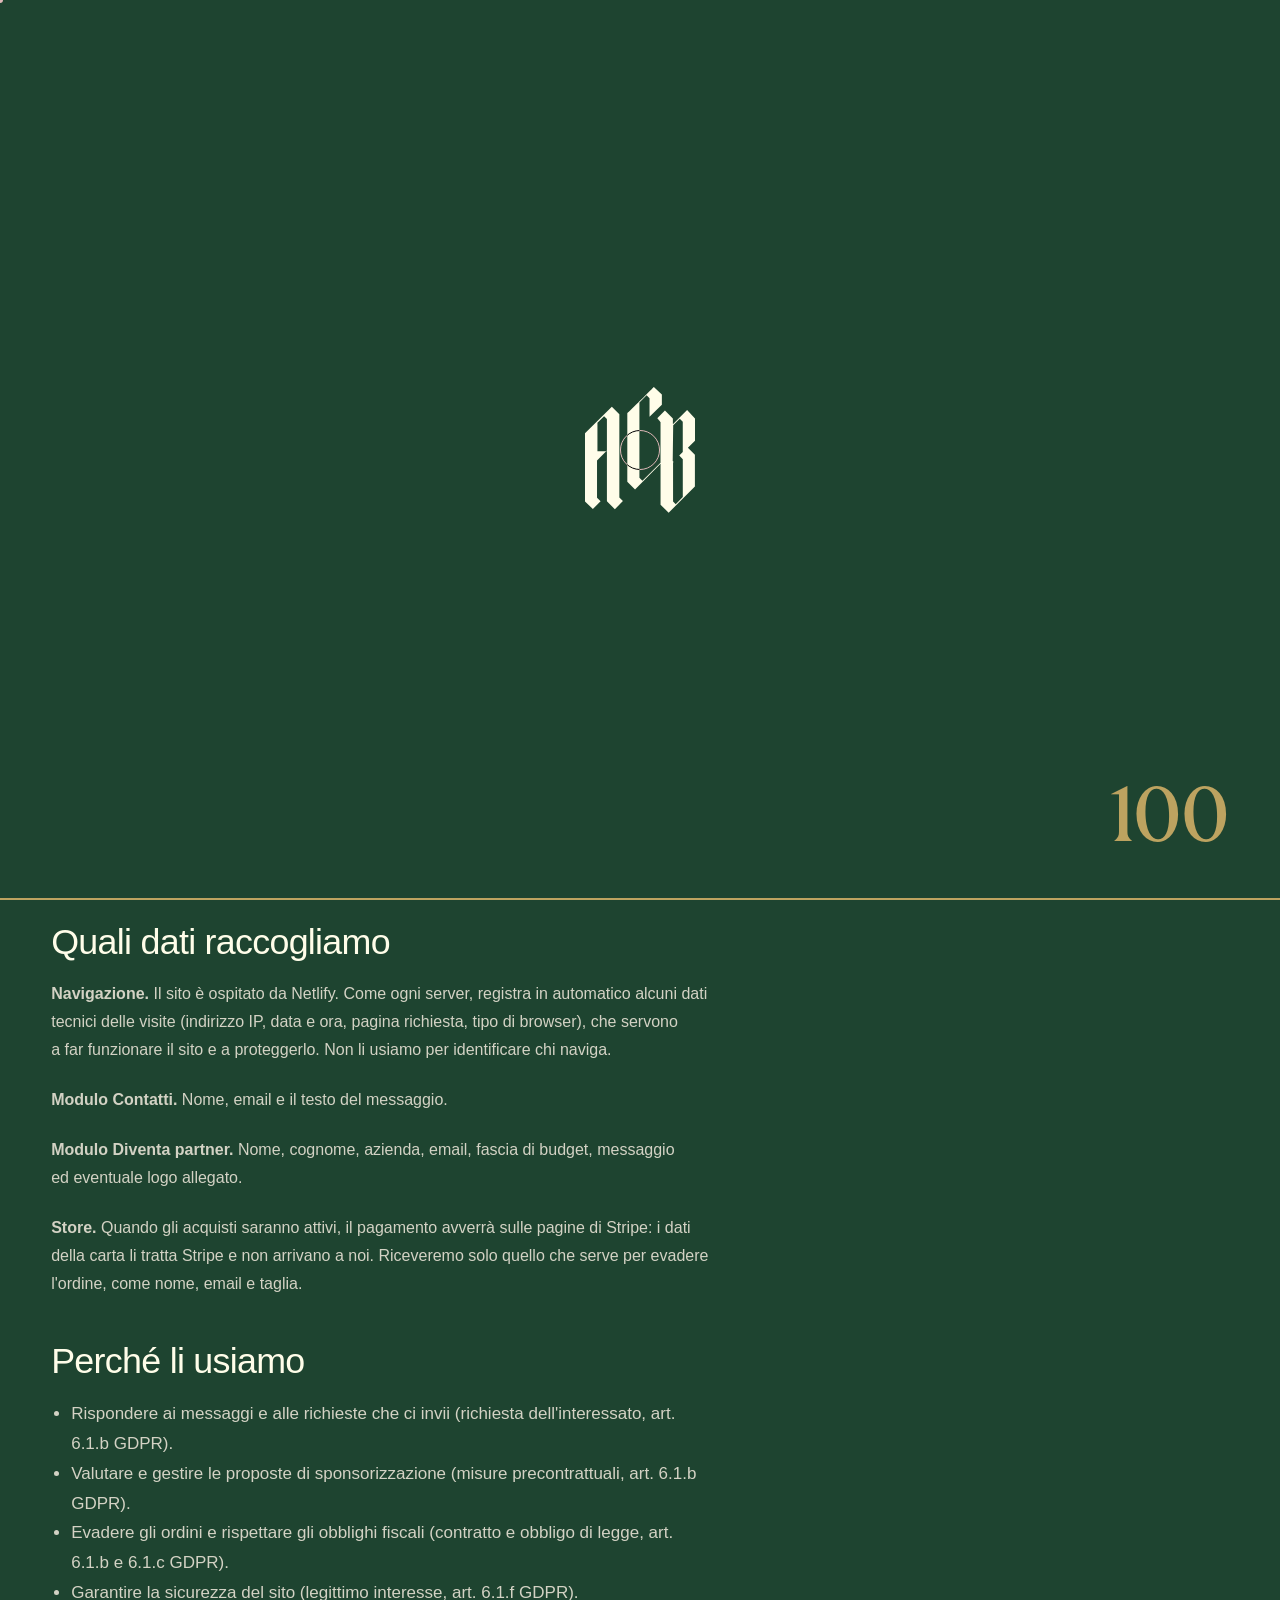
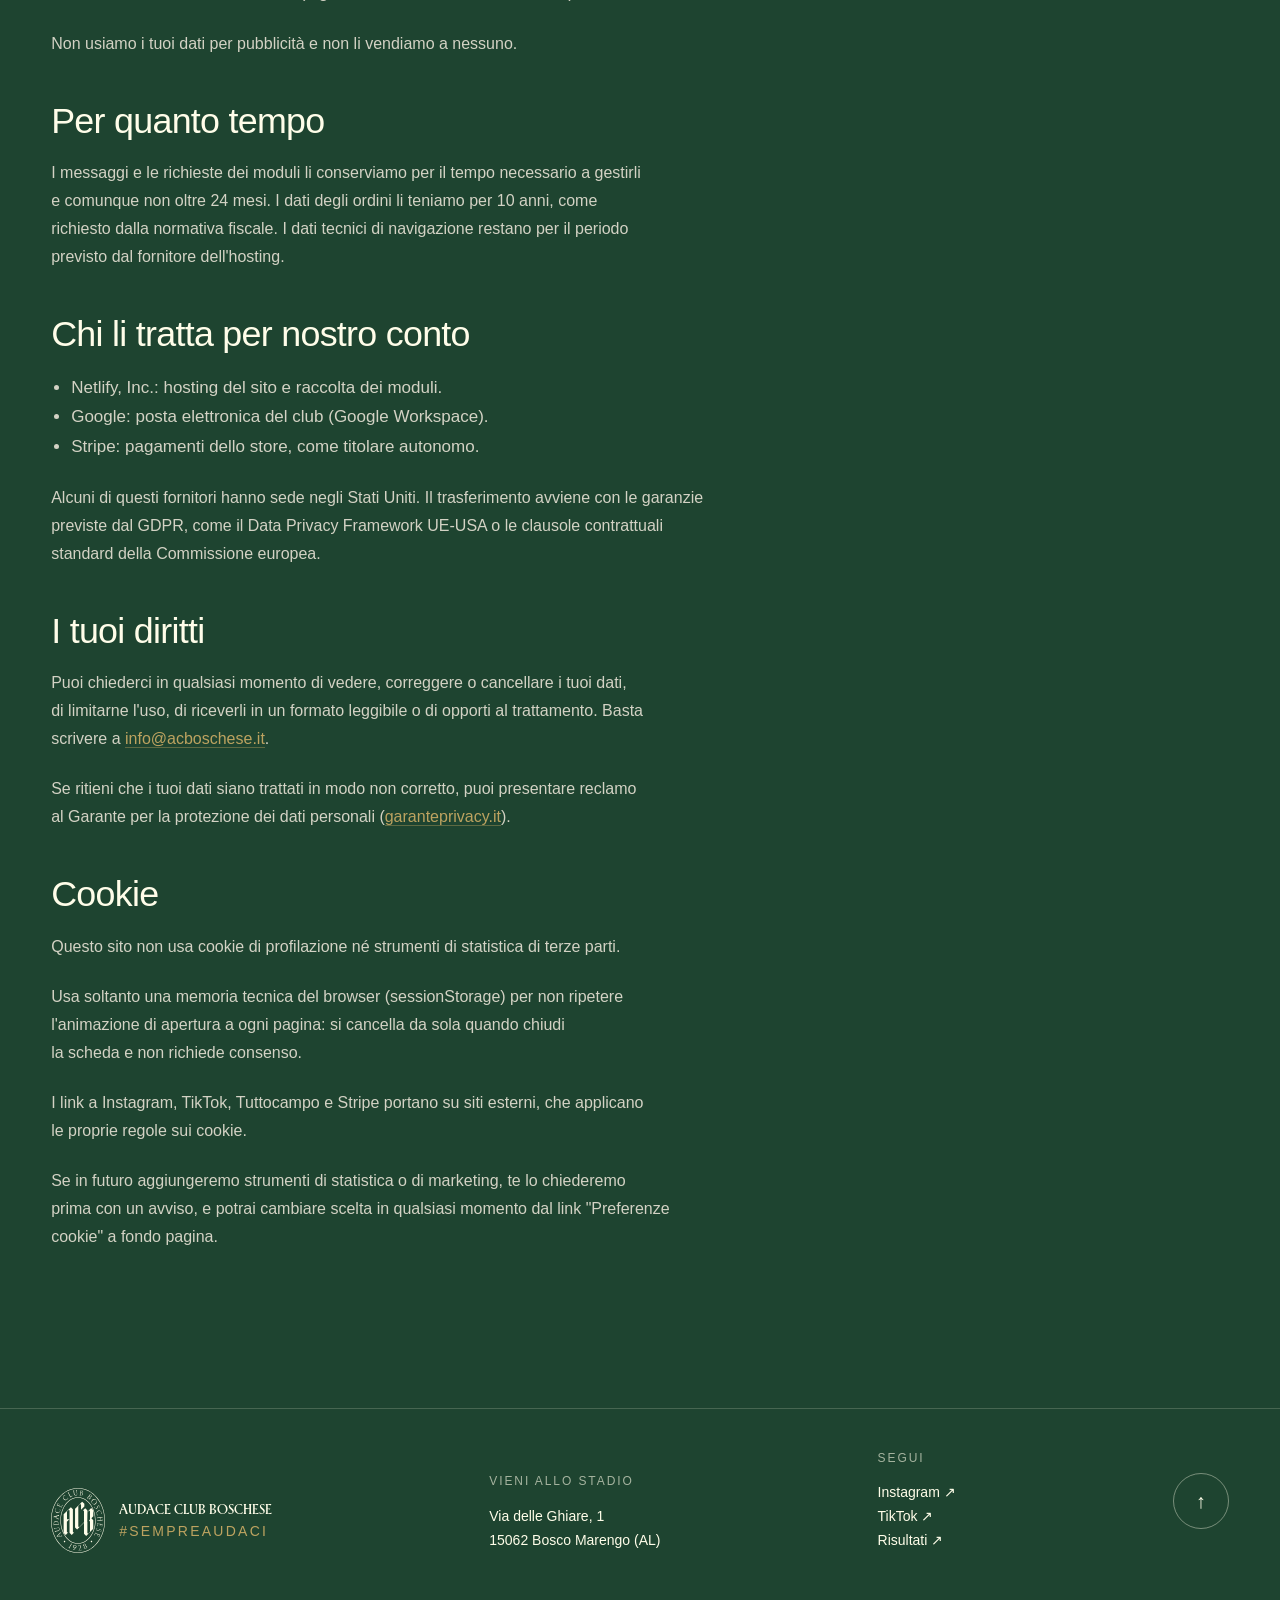
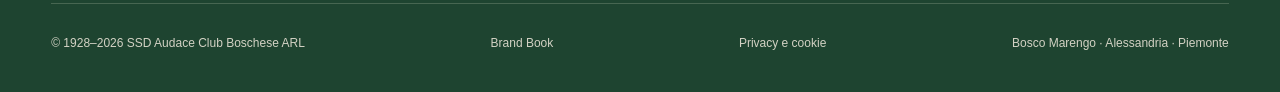
<file: pagine/privacy.html>
<!DOCTYPE html>
<html lang="it">
<head>
<meta charset="UTF-8" />
<meta name="viewport" content="width=device-width, initial-scale=1.0" />
<title>Privacy e cookie — Audace Club Boschese 1928</title>
<meta name="description" content="Come trattiamo i dati di chi visita il sito e ci scrive. Ultimo aggiornamento: 15 ottobre 2026." />
<meta name="theme-color" content="#1E4430" />
<link rel="icon" href="/assets/brand/monogram-green.svg" type="image/svg+xml" />

<meta property="og:title" content="Privacy e cookie — Audace Club Boschese 1928" />
<meta property="og:description" content="Come trattiamo i dati di chi visita il sito e ci scrive. Ultimo aggiornamento: 15 ottobre 2026." />
<meta property="og:image" content="assets/photos/hero-home.webp" />
<meta property="og:type" content="website" />

<link rel="stylesheet" href="/assets/tokens.css?v=1" />
<link rel="stylesheet" href="/assets/site.css?v=32" />
<style>
  .article-body { max-width: 760px; }
  .article-body p { font-size: var(--fs-body); line-height: 1.75; color: var(--cream-dim); margin-bottom: 22px; }
  .article-body h2, .article-body h3, .article-body h4 { font-family: var(--f-body); font-weight: 400; letter-spacing: -.02em; color: var(--cream); line-height: 1.1; margin: 44px 0 18px; }
  .article-body h2 { font-size: clamp(28px, 3.4vw, 46px); }
  .article-body h3 { font-size: clamp(24px, 2.8vw, 36px); }
  .article-body h4 { font-size: clamp(20px, 2.2vw, 28px); }
  .article-body img { margin: 34px 0; }
  .article-body blockquote { font-family: var(--f-body); font-weight: 400; letter-spacing: -.02em; font-size: clamp(22px, 2.6vw, 34px); line-height: 1.25; color: var(--cream); border-left: 2px solid var(--gold); padding-left: 24px; margin: 38px 0; }
  .article-body ul { margin: 0 0 22px 20px; color: var(--cream-dim); line-height: 1.75; }
  .article-body a { color: var(--gold); border-bottom: 1px solid rgb(var(--oro-rgb) / .4); }
</style>

<script src="/assets/vendor/gsap.min.js"></script>
<script src="/assets/vendor/ScrollTrigger.min.js"></script>
<script src="/assets/vendor/lenis.min.js"></script>
</head>
<body>

<div class="grain"></div>
<div class="vignette"></div>

<div class="cursor" aria-hidden="true">
  <div class="cursor__ring" id="ring"></div>
  <div class="cursor__dot" id="dot"></div>
</div>

<div class="loader" id="loader">
  <img class="loader__mark" id="loaderMark" src="/assets/brand/monogram-white.svg" alt="ACB" />
  <div class="loader__count" id="count">0</div>
  <div class="loader__bar" id="bar"></div>
</div>

<nav class="nav" id="nav">
  <a class="nav__brand" href="/index.html">
    <img src="/assets/brand/monogram-white.svg" alt="Audace Club Boschese" />
  </a>
  <div class="nav__links">
    <a href="/club.html">Il Club</a>
    <a href="/contatti.html">Contatti</a>
    <a href="https://www.tuttocampo.it/" target="_blank" rel="noopener">Risultati ↗</a>
    <a class="nav__cta" href="/diventa-partner.html">Diventa Partner</a>
  </div>
  <div class="nav__burger" id="burger"><span></span><span></span><span></span></div>
</nav>

<div class="menu" id="menu">
  <a href="/club.html">Il Club</a>
  <a href="/contatti.html">Contatti</a>
  <a href="https://www.tuttocampo.it/" target="_blank" rel="noopener">Risultati</a>
  <a href="/diventa-partner.html">Diventa Partner</a>
  <div class="menu__meta">
    <a class="label" href="https://www.instagram.com/audaceclubboschese1928/" target="_blank" rel="noopener">Instagram</a>
    <a class="label" href="https://www.tiktok.com/@acb1928" target="_blank" rel="noopener">TikTok</a>
  </div>
</div>

<main>

  <header class="phero">
    <div class="eyebrow label">Audace Club Boschese</div>
    <h1 class="display phero__title">Privacy e cookie</h1>
    <p class="phero__sub">Come trattiamo i dati di chi visita il sito e ci scrive. Ultimo aggiornamento: 15 ottobre 2026.</p>
  </header>
  
  <section class="sec article-body" style="padding-top: clamp(30px, 6vh, 80px);">
    <h3>Chi è il titolare</h3>
<p>SSD Audace Club Boschese A.R.L., con sede legale in Strada Ghiare 1, 15062 Bosco Marengo (AL), codice fiscale e partita IVA 02664990062.</p>
<p>Per qualsiasi domanda sui tuoi dati puoi scrivere a <a href="mailto:info@acboschese.it">info@acboschese.it</a>.</p>
<h3>Quali dati raccogliamo</h3>
<p><strong>Navigazione.</strong> Il sito è ospitato da Netlify. Come ogni server, registra in automatico alcuni dati tecnici delle visite (indirizzo IP, data e ora, pagina richiesta, tipo di browser), che servono a far funzionare il sito e a proteggerlo. Non li usiamo per identificare chi naviga.</p>
<p><strong>Modulo Contatti.</strong> Nome, email e il testo del messaggio.</p>
<p><strong>Modulo Diventa partner.</strong> Nome, cognome, azienda, email, fascia di budget, messaggio ed eventuale logo allegato.</p>
<p><strong>Store.</strong> Quando gli acquisti saranno attivi, il pagamento avverrà sulle pagine di Stripe: i dati della carta li tratta Stripe e non arrivano a noi. Riceveremo solo quello che serve per evadere l'ordine, come nome, email e taglia.</p>
<h3>Perché li usiamo</h3>
<ul><li>Rispondere ai messaggi e alle richieste che ci invii (richiesta dell'interessato, art. 6.1.b GDPR).</li><li>Valutare e gestire le proposte di sponsorizzazione (misure precontrattuali, art. 6.1.b GDPR).</li><li>Evadere gli ordini e rispettare gli obblighi fiscali (contratto e obbligo di legge, art. 6.1.b e 6.1.c GDPR).</li><li>Garantire la sicurezza del sito (legittimo interesse, art. 6.1.f GDPR).</li></ul>
<p>Non usiamo i tuoi dati per pubblicità e non li vendiamo a nessuno.</p>
<h3>Per quanto tempo</h3>
<p>I messaggi e le richieste dei moduli li conserviamo per il tempo necessario a gestirli e comunque non oltre 24 mesi. I dati degli ordini li teniamo per 10 anni, come richiesto dalla normativa fiscale. I dati tecnici di navigazione restano per il periodo previsto dal fornitore dell'hosting.</p>
<h3>Chi li tratta per nostro conto</h3>
<ul><li>Netlify, Inc.: hosting del sito e raccolta dei moduli.</li><li>Google: posta elettronica del club (Google Workspace).</li><li>Stripe: pagamenti dello store, come titolare autonomo.</li></ul>
<p>Alcuni di questi fornitori hanno sede negli Stati Uniti. Il trasferimento avviene con le garanzie previste dal GDPR, come il Data Privacy Framework UE-USA o le clausole contrattuali standard della Commissione europea.</p>
<h3>I tuoi diritti</h3>
<p>Puoi chiederci in qualsiasi momento di vedere, correggere o cancellare i tuoi dati, di limitarne l'uso, di riceverli in un formato leggibile o di opporti al trattamento. Basta scrivere a <a href="mailto:info@acboschese.it">info@acboschese.it</a>.</p>
<p>Se ritieni che i tuoi dati siano trattati in modo non corretto, puoi presentare reclamo al Garante per la protezione dei dati personali (<a href="https://www.garanteprivacy.it">garanteprivacy.it</a>).</p>
<h3>Cookie</h3>
<p>Questo sito non usa cookie di profilazione né strumenti di statistica di terze parti.</p>
<p>Usa soltanto una memoria tecnica del browser (sessionStorage) per non ripetere l'animazione di apertura a ogni pagina: si cancella da sola quando chiudi la scheda e non richiede consenso.</p>
<p>I link a Instagram, TikTok, Tuttocampo e Stripe portano su siti esterni, che applicano le proprie regole sui cookie.</p>
<p>Se in futuro aggiungeremo strumenti di statistica o di marketing, te lo chiederemo prima con un avviso, e potrai cambiare scelta in qualsiasi momento dal link "Preferenze cookie" a fondo pagina.</p>
  </section>

  <footer>
    <div class="foot__col foot__brand">
      <img src="/assets/brand/oval-avorio.svg" alt="Audace Club Boschese 1928" />
      <div>
        <p class="foot__name">Audace Club Boschese</p>
        <p class="label" style="color:var(--gold);">#sempreaudaci</p>
      </div>
    </div>
    <div class="foot__col">
      <h4>Vieni allo stadio</h4>
      <p>Via delle Ghiare, 1</p>
      <p>15062 Bosco Marengo (AL)</p>
    </div>
    <div class="foot__col">
      <h4>Segui</h4>
      <a href="https://www.instagram.com/audaceclubboschese1928/" target="_blank" rel="noopener">Instagram ↗</a>
      <a href="https://www.tiktok.com/@acb1928" target="_blank" rel="noopener">TikTok ↗</a>
      <a href="https://www.tuttocampo.it/" target="_blank" rel="noopener">Risultati ↗</a>
    </div>
    <a class="totop" href="#" aria-label="Torna all'inizio">↑</a>
    <div class="foot__legal">
      <span>© 1928–2026 SSD Audace Club Boschese ARL</span>
      <a href="/brand-capitoli">Brand Book</a>
      <a href="/privacy">Privacy e cookie</a>
      <a href="/privacy" data-consent-open hidden>Preferenze cookie</a>
      <span>Bosco Marengo · Alessandria · Piemonte</span>
    </div>
  </footer>

</main>

<script src="/assets/site.js?v=20"></script>
<script src="/assets/consent.js?v=1" defer></script>
</body>
</html>
</file>
<file: assets/tokens.css>
/* ==========================================================
   Audace Club Boschese 1928 — design token
   Fonte unica per il sito (site.css), il caso studio (brandbook.css) e le pagine del CMS.
   Gli stessi valori sono in assets/tokens.json (formato Design Tokens, per Figma e altri strumenti).
   ========================================================== */
:root {
  /* ---------- colore: palette ufficiale ---------- */
  --verde:  #107947;   /* Verde Audace */
  --bosco:  #1E4430;   /* Bosco: sfondo principale */
  --gelso:  #185A3A;   /* Gelso */
  --pietra: #D3D2C4;   /* Pietra */
  --avorio: #FFFDE9;   /* Avorio */
  --oro:    #BDA360;   /* Oro: accento, centenario */
  --ink:    #12291D;   /* bosco profondo (ombre, fondi video) */
  --nero:   #0A0E0C;   /* fondo dei video prima del caricamento */
  /* canali RGB, per le trasparenze: rgb(var(--bosco-rgb) / .5) */
  --verde-rgb:  16 121 71;
  --bosco-rgb:  30 68 48;
  --gelso-rgb:  24 90 58;
  --pietra-rgb: 211 210 196;
  --avorio-rgb: 255 253 233;
  --oro-rgb:    189 163 96;
  --ink-rgb:    18 41 29;

  /* ---------- colore: ruoli ---------- */
  --line-d:   rgb(var(--avorio-rgb) / .18);   /* linee su fondo scuro */
  --line-l:   rgb(var(--bosco-rgb) / .2);     /* linee su fondo chiaro */
  --line-ctl: rgb(var(--avorio-rgb) / .4);    /* contorni dei controlli su fondo scuro */
  /* nomi storici del sito e del CMS */
  --green: var(--bosco);
  --green-2: var(--gelso);
  --emerald: var(--verde);
  --gold: var(--oro);
  --cream: var(--avorio);
  --cream-dim: var(--pietra);

  /* ---------- carattere ---------- */
  --f-display: 'Rector', Georgia, serif;                       /* titoli, sempre maiuscolo */
  --f-body: 'Helvetica Neue', Helvetica, Arial, sans-serif;     /* testi e informazioni */
  --f-pivs: 'PIVS', var(--f-display);                           /* il carattere del club */

  /* ---------- dimensioni del testo ---------- */
  --fs-meta: 12px;      /* etichette maiuscole */
  --fs-xs: 13px;
  --fs-s: 14px;
  --fs-sm: 15px;
  --fs-body: 16px;
  --fs-m: 17px;
  --fs-lead: clamp(18px, 1.55vw, 24px);
  --fs-display-m: clamp(30px, 3.4vw, 56px);
  --fs-display-l: clamp(46px, 7.4vw, 132px);
  --fs-display-xl: clamp(54px, 10.5vw, 190px);

  /* ---------- spazio e griglia ---------- */
  --gut: clamp(16px, 4vw, 64px);           /* margine laterale e spazio tra colonne */
  --pad: var(--gut);                       /* nome storico del sito */
  --grid-w: 1440px;                        /* griglia dei contenuti */
  --edge: max(var(--gut), calc((100vw - var(--grid-w)) / 2 + var(--gut)));   /* margine esterno: oltre 1440 il contenuto si centra */
  --sec-y: clamp(88px, 15vh, 168px);       /* padding verticale di ogni sezione */
  --head-gap: clamp(44px, 8vh, 88px);      /* tra intestazione e contenuto */

  /* ---------- forme ---------- */
  --r-pill: 99px;
  --r-round: 50%;

  /* ---------- movimento ---------- */
  --ease: cubic-bezier(.2, .7, .1, 1);
  --dur-200: .2s;
  --dur-300: .3s;
  --dur-350: .35s;
  --dur-400: .4s;
  --dur-500: .5s;
  --dur-600: .6s;
  --dur-800: .8s;
  --dur-1100: 1.1s;

  /* ---------- icone (font ACB Icons, assets/icons.css): il valore è il glifo ---------- */
  --icon-monogram: "\e001";
  --icon-seal: "\e002";
  --icon-wordmark: "\e003";
  --icon-centenary: "\e004";
  --icon-societas: "\e005";
  --icon-crest: "\e006";
  --icon-arrow-right: "\e007";
  --icon-arrow-left: "\e008";
  --icon-arrow-up: "\e009";
  --icon-arrow-down: "\e00a";
  --icon-arrow-up-right: "\e00b";
  --icon-menu: "\e00c";
  --icon-close: "\e00d";
  --icon-plus: "\e00e";
  --icon-minus: "\e00f";
  --icon-play: "\e010";
  --icon-check: "\e011";
  --icon-download: "\e012";
}
</file>
<file: assets/site.css>
/* ============================================================
   AUDACE CLUB BOSCHESE 1928 — stile condiviso
   Allineato al caso studio (/brand): stessi colori, caratteri,
   spaziature e linee. Rector + Helvetica Neue.
   Regola tipografica: MAI font-style italic.
   ============================================================ */

/* I token (colori, caratteri, testi, spazi, movimento) sono in /assets/tokens.css, caricato prima di questo file. */

/* Rector (brand): SOLO per i titoli grandi, sempre maiuscoli.
   Il file copre A-Z/0-9 senza accentate: i titoli non devono contenere À È É Ì Ò Ù. */
@font-face {
  font-family: 'Rector';
  src: url('fonts/Rector-Medium.woff2') format('woff2');
  font-weight: 500;
  font-display: swap;
}

* { margin: 0; padding: 0; box-sizing: border-box; }

html { -webkit-font-smoothing: antialiased; text-rendering: optimizeLegibility; overflow-x: clip; }
html.lenis, html.lenis body { height: auto; }
.lenis.lenis-smooth { scroll-behavior: auto !important; }
.lenis.lenis-stopped { overflow: hidden; }

body {
  background: var(--green);
  color: var(--cream);
  font-family: var(--f-body);
  font-weight: 400;
  font-size: var(--fs-m);
  line-height: 1.55;
  overflow-x: clip; /* MAI overflow-x:hidden qui: il body diventerebbe scroll-container e Lenis si blocca */
  cursor: none;
}
@media (hover: none) { body { cursor: auto; } }

::selection { background: var(--gold); color: var(--green); }

a { color: inherit; text-decoration: none; }
img { display: block; max-width: 100%; }

/* mai corsivi: gli em servono solo per l'accento oro */
em, i { font-style: normal; color: var(--gold); }

/* niente vedove/orfane dove il browser sa farlo da solo (progressive enhancement) */
p { text-wrap: pretty; }
.split__body h3, .otp__t, .card__t, .phero__sub { text-wrap: balance; }

.display {
  font-family: var(--f-display);
  font-weight: 500;
  line-height: .9;
  letter-spacing: -.01em;
  text-transform: uppercase;
}
.label {
  font-size: var(--fs-meta);
  letter-spacing: .16em;
  text-transform: uppercase;
  font-weight: 400;
}

/* ============ GRAIN + VIGNETTE ============ */
.grain, .vignette { display: none; }   /* il caso studio è pulito: niente grana né vignettatura */
.grain {
  position: fixed; inset: 0; z-index: 9998; pointer-events: none;
  opacity: 0.05; mix-blend-mode: overlay;
  background-image: url("data:image/svg+xml,%3Csvg xmlns='http://www.w3.org/2000/svg' width='120' height='120'%3E%3Cfilter id='n'%3E%3CfeTurbulence type='fractalNoise' baseFrequency='0.9' numOctaves='3'/%3E%3C/filter%3E%3Crect width='100%25' height='100%25' filter='url(%23n)'/%3E%3C/svg%3E");
}
.vignette {
  position: fixed; inset: 0; z-index: 9997; pointer-events: none;
  box-shadow: inset 0 0 220px 40px rgba(0,0,0,0.45);
}

/* ============ CUSTOM CURSOR ============ */
.cursor { position: fixed; top: 0; left: 0; z-index: 10000; pointer-events: none; mix-blend-mode: difference; will-change: transform; }
.cursor__dot  { position: fixed; width: 6px; height: 6px; border-radius: var(--r-round); background: var(--cream); transform: translate(-50%, -50%); }
.cursor__ring { position: fixed; width: 40px; height: 40px; border: 1px solid var(--cream); border-radius: var(--r-round); transform: translate(-50%, -50%); transition: width var(--dur-350) var(--ease), height var(--dur-350) var(--ease), opacity var(--dur-300); }
.cursor__ring.is-hover { width: 74px; height: 74px; }
@media (hover: none) { .cursor { display: none; } }

/* ============ PRELOADER / VEIL ============ */
.loader {
  position: fixed; inset: 0; z-index: 9999; background: var(--green);
  display: flex; align-items: center; justify-content: center; flex-direction: column;
}
.loader__mark { width: clamp(60px, 9vw, 110px); opacity: 0; }
.loader__count {
  position: absolute; bottom: var(--pad); right: var(--pad);
  font: 500 clamp(40px, 6vw, 84px)/1 var(--f-display); font-variant-numeric: tabular-nums;
  color: var(--oro);
}
.loader__bar { position: absolute; bottom: 0; left: 0; height: 2px; width: 0; background: var(--gold); }

/* ============ NAV ============ */
.nav {
  position: fixed; top: 0; left: 0; width: 100%; z-index: 900;
  display: flex; align-items: center; justify-content: space-between;
  padding: 22px var(--pad);
  transition: transform var(--dur-500) var(--ease), background var(--dur-500) var(--ease), padding var(--dur-500) var(--ease);
}
.nav.hidden { transform: translateY(-110%); }
.nav.solid { background: rgb(var(--bosco-rgb) / .86); backdrop-filter: blur(14px); padding-top: 14px; padding-bottom: 14px; }
.nav__brand { display: flex; align-items: center; }
.nav__brand img { width: 44px; }
.nav__links { display: flex; gap: 34px; align-items: center; }
.nav__links a { position: relative; font-size: var(--fs-meta); letter-spacing: .16em; text-transform: uppercase; padding: 4px 0; }
.nav__links a::after { content: ''; position: absolute; left: 0; bottom: 0; width: 0; height: 1px; background: var(--gold); transition: width var(--dur-400) var(--ease); }
.nav__links a:hover::after, .nav__links a.active::after { width: 100%; }
.nav__cta { border: 1px solid var(--line-ctl); border-radius: var(--r-pill); padding: 10px 18px !important; }
.nav__cta::after { display: none; }
.nav__cta:hover { background: var(--verde); color: var(--avorio); border-color: var(--verde); }
.nav__burger { display: none; }
@media (max-width: 860px) {
  .nav__links { display: none; }
  .nav__burger { display: flex; flex-direction: column; gap: 5px; width: 34px; cursor: pointer; }
  .nav__burger span { height: 1.5px; background: var(--cream); width: 100%; transition: var(--dur-400) var(--ease); }
  .nav__brand span { display: none; }
}

/* mobile menu */
.menu {
  position: fixed; inset: 0; z-index: 890; background: var(--green-2);
  clip-path: inset(0 0 100% 0); transition: clip-path var(--dur-800) var(--ease);
  display: flex; flex-direction: column; justify-content: center; padding: var(--pad);
}
.menu.open { clip-path: inset(0 0 0 0); }
.menu a { font-family: var(--f-display); font-weight: 500; text-transform: uppercase; font-size: clamp(38px, 11vw, 74px); line-height: 1; color: var(--cream); }
.menu a:hover { color: var(--gold); }
.menu__meta { margin-top: 40px; display: flex; gap: 24px; }
.menu__meta a { font-family: var(--f-body); text-transform: uppercase; font-size: var(--fs-meta); letter-spacing: .16em; line-height: 1.4; }
.menu__meta a:hover { color: var(--gold); }

/* ============ HERO (home) ============ */
.hero { position: relative; height: 100svh; min-height: 620px; overflow: hidden; }
.hero__media { position: absolute; inset: -12% 0; will-change: transform; }
.hero__media img { width: 100%; height: 100%; object-fit: cover; }
.hero__media::after { content: ''; position: absolute; inset: 0; background: linear-gradient(180deg, rgb(var(--bosco-rgb) / .55) 0%, rgb(var(--bosco-rgb) / .1) 40%, rgb(var(--bosco-rgb) / .85) 100%); }
.hero__inner { position: absolute; inset: 0; z-index: 2; display: flex; flex-direction: column; justify-content: space-between; padding: calc(var(--pad) + 60px) var(--pad) var(--pad); }
.hero__top { display: flex; justify-content: space-between; gap: 20px; flex-wrap: wrap; color: var(--cream); }
.hero__title { align-self: flex-start; }
.hero__title .display { font-size: clamp(74px, 17vw, 280px); font-weight: 500; }
.hero__title .line { overflow: hidden; display: block; }
.hero__title .line span { display: block; will-change: transform; }
.hero__bottom { display: flex; justify-content: space-between; align-items: flex-end; gap: 24px; flex-wrap: wrap; }

/* scudetto WebGL: dimensioni e posizione calcolate dal JS sull'altezza del titolo */
.hero__badge {
  position: absolute;
  display: none;
  z-index: 2;
  pointer-events: none;
}
.hero__badge canvas, .hero__badge img { width: 100%; height: 100%; display: block; }
.hero__tag { max-width: 340px; font-size: var(--fs-sm); line-height: 1.5; color: var(--cream); }
.hero__scroll { display: flex; align-items: center; gap: 12px; }
.hero__scroll .dotline { width: 60px; height: 1px; background: var(--cream); transform-origin: left; animation: pulse 2.4s var(--ease) infinite; }
@keyframes pulse { 0%,100% { transform: scaleX(0.4); opacity: .5; } 50% { transform: scaleX(1); opacity: 1; } }

/* mobile: tutto centrato (badge + testo), non solo allineato a sinistra */
@media (max-width: 860px) {
  .hero__top { justify-content: center; text-align: center; }
  .hero__title { align-self: center; text-align: center; }
  .hero__bottom { flex-direction: column; align-items: center; text-align: center; }
  .hero__tag { max-width: 90%; }
  .hero__scroll { flex-direction: column-reverse; gap: 8px; }
}

/* ============ PAGE HERO (pagine interne) ============ */
.phero { padding: calc(var(--pad) + 14vh) var(--pad) var(--head-gap); }
.phero__title { font-size: var(--fs-display-xl); text-transform: uppercase; max-width: 12ch; }
.phero__title em { color: var(--gold); }
.phero__sub { margin-top: 28px; max-width: 34em; font-size: var(--fs-lead); line-height: 1.45; color: var(--cream); }

/* ============ MARQUEE — Helvetica ALL CAPS REGULAR ============ */
.marquee { border-top: 1px solid var(--line-d); border-bottom: 1px solid var(--line-d); overflow: hidden; padding: 22px 0; background: var(--green); }
.marquee__track { display: flex; gap: 60px; white-space: nowrap; width: max-content; will-change: transform; }
.marquee__track span {
  font-family: var(--f-body);
  font-weight: 400;
  text-transform: uppercase;
  letter-spacing: 0.04em;
  font-size: clamp(22px, 3.4vw, 46px);
  color: var(--gold);
  display: inline-flex; align-items: center; gap: 60px;
}
.marquee__track span::after { content: '✦'; color: var(--emerald); font-size: 0.6em; }

/* ============ SECTION SHELL ============ */
section { position: relative; }
.sec { padding: var(--sec-y) var(--pad); }
.eyebrow { display: block; color: var(--cream); opacity: .8; margin-bottom: 22px; }

/* ============ MANIFESTO ============ */
.manifesto p, .manifest-text { font-family: var(--f-body); font-weight: 400; font-size: clamp(32px, 4.8vw, 80px); line-height: 1.04; max-width: 22ch; letter-spacing: -.03em; }
/* inline (non inline-block): così i legami nbsp valgono anche tra span ed <em> */
.manifest-text .w { display: inline; will-change: opacity; }
.manifesto__foot { margin-top: clamp(40px, 6vw, 80px); display: flex; gap: clamp(30px, 6vw, 90px); flex-wrap: wrap; max-width: 760px; }
.manifesto__foot p { font-family: var(--f-body); font-size: var(--fs-m); line-height: 1.55; color: var(--cream-dim); font-weight: 400; max-width: 34em; letter-spacing: 0; }

/* ============ STATS ============ */
.stats { display: grid; grid-template-columns: repeat(4, 1fr); column-gap: var(--pad); border-top: 1px solid var(--line-d); }
.stat { padding: 22px 0 30px; border-bottom: 1px solid var(--line-d); display: flex; flex-direction: column-reverse; justify-content: space-between; gap: 28px; }
.stat__num { font: 500 clamp(56px, 6.4vw, 112px)/.9 'Rector', 'Helvetica Neue', sans-serif; letter-spacing: -.01em; font-variant-numeric: tabular-nums; }
.stat__label { color: var(--cream); opacity: .7; font-size: var(--fs-meta); letter-spacing: .16em; text-transform: uppercase; line-height: 1.4; }
@media (max-width: 760px) { .stats { grid-template-columns: repeat(2, 1fr); } }

/* ============ FULL-BLEED PARALLAX BREAK ============ */
.break { position: relative; height: 100svh; min-height: 560px; overflow: hidden; display: grid; place-items: center; }
.break--short { height: 72svh; min-height: 460px; }
.break__media { position: absolute; inset: -15% 0; will-change: transform; }
.break__media img, .break__media video { width: 100%; height: 100%; object-fit: cover; }
.break__media::after { content: ''; position: absolute; inset: 0; background: rgb(var(--bosco-rgb) / .35); }
.break__text { position: relative; z-index: 2; text-align: center; padding: 0 var(--pad); }
.break__text .display { font-size: var(--fs-display-xl); text-transform: uppercase; }

/* ============ GALLERY (home) ============ */
.gallery { display: grid; grid-template-columns: repeat(12, 1fr); gap: clamp(14px, 2vw, 34px); align-items: start; }
.g-item { overflow: hidden; position: relative; }
.g-item img { width: 100%; height: auto; display: block; transition: transform var(--dur-1100) var(--ease); will-change: transform; }
.g-item:hover img { transform: scale(1.06); }
.g-item figcaption { position: absolute; left: 16px; bottom: 14px; z-index: 2; color: var(--cream); mix-blend-mode: difference; }
.g-1 { grid-column: 1 / 7; }
.g-2 { grid-column: 8 / 13; margin-top: clamp(50px, 12vw, 160px); }
.g-3 { grid-column: 2 / 8; margin-top: clamp(20px, 5vw, 60px); }
.g-4 { grid-column: 9 / 13; }
@media (max-width: 760px) {
  .gallery { grid-template-columns: 1fr 1fr; }
  .g-1 { grid-column: 1 / 3; }
  .g-2 { grid-column: 1 / 2; margin-top: 0; }
  .g-3 { grid-column: 1 / 3; }
  .g-4 { grid-column: 2 / 3; margin-top: -40%; }
}

/* ============ SPLIT (pagine interne) ============ */
.split { display: grid; grid-template-columns: 1fr 1fr; gap: clamp(30px, 6vw, 100px); align-items: center; }
.split--rev > .split__media { order: 2; }
.split__media { overflow: hidden; }
.split__media img { width: 100%; height: 100%; object-fit: cover; }
.split__media--tall { }
.split__media--wide { aspect-ratio: 4/3; }
.split__body h3 { font-family: var(--f-display); font-weight: 500; font-size: var(--fs-display-m); line-height: .95; margin-bottom: 28px; text-transform: uppercase; }
.split__body p { font-size: var(--fs-m); line-height: 1.55; color: var(--cream-dim); max-width: 34em; }
.split__body p + p { margin-top: 18px; }
@media (max-width: 820px) {
  .split { grid-template-columns: 1fr; }
  .split--rev > .split__media { order: 0; }
}

/* ============ OFF THE PITCH ============ */
.journal { display: grid; grid-template-columns: repeat(3, 1fr); gap: clamp(20px, 3vw, 44px); }
@media (max-width: 860px) { .journal { grid-template-columns: 1fr; } }
.card { display: block; border-top: 1px solid var(--line-d); padding-top: 22px; }
.card__k { display: flex; justify-content: space-between; color: var(--cream-dim); margin-bottom: 60px; }
.card__t { font-family: var(--f-body); font-weight: 400; font-size: clamp(24px, 2.4vw, 34px); line-height: 1.1; letter-spacing: -.02em; }
.card:hover .card__t { color: var(--gold); }
.card__arrow { margin-top: 26px; color: var(--cream-dim); font-size: var(--fs-xs); display: inline-flex; gap: 8px; align-items: center; }
.card:hover .card__arrow { color: var(--cream); }
.card:hover .card__arrow span { transform: translateX(6px); }
.card__arrow span { transition: transform var(--dur-400) var(--ease); }

/* journal esteso con immagini (pagina off the pitch) */
.otp-grid { display: grid; grid-template-columns: repeat(12, 1fr); gap: clamp(18px, 2.6vw, 40px) clamp(14px, 2vw, 34px); }
.otp { grid-column: span 4; display: block; }
.otp--wide { grid-column: span 6; }
.otp__media { overflow: hidden; margin-bottom: 20px; }
.otp--wide .otp__media { }
.otp__media img { width: 100%; height: 100%; object-fit: cover; transition: transform var(--dur-1100) var(--ease); }
.otp:hover .otp__media img { transform: scale(1.06); }
.otp__k { display: flex; justify-content: space-between; color: var(--cream-dim); margin-bottom: 12px; }
.otp__t { font-family: var(--f-body); font-weight: 400; font-size: clamp(24px, 2.6vw, 38px); line-height: 1.1; letter-spacing: -.02em; }
.otp:hover .otp__t { color: var(--gold); }
@media (max-width: 860px) { .otp, .otp--wide { grid-column: span 12; } }

/* ============ PARTNERS ============ */
.partners__row { display: flex; flex-wrap: wrap; gap: clamp(30px, 5vw, 80px); align-items: baseline; }
.partners__row a { font-family: var(--f-body); font-weight: 400; letter-spacing: -.02em; font-size: clamp(26px, 4vw, 52px); color: var(--cream-dim); transition: color var(--dur-400); }
.partners__row a:hover { color: var(--cream); }

/* ============ CONTATTI ============ */
.contact-mail { display: inline-block; font-family: var(--f-body); font-weight: 400; letter-spacing: -.02em; font-size: clamp(28px, 5vw, 72px); border-bottom: 1px solid var(--gold); padding-bottom: 6px; line-height: 1.15; }
.contact-mail:hover { color: var(--gold); }
.contact-list { margin-top: clamp(36px, 5vw, 64px); display: grid; gap: 26px; }
.contact-list .label { color: var(--cream); opacity: .6; margin-bottom: 8px; display: block; }
.contact-list p, .contact-list a { font-size: var(--fs-m); line-height: 1.65; color: var(--cream); display: block; }
.contact-list a:hover { color: var(--gold); }

/* ============ FORM — stile editoriale ============ */
.form { display: grid; grid-template-columns: 1fr 1fr; gap: clamp(36px, 5vw, 64px) clamp(28px, 4vw, 56px); max-width: 980px; counter-reset: field; }
.form .field--full { grid-column: 1 / -1; }

.field > .label {
  display: flex; align-items: baseline; gap: 10px;
  color: var(--cream); margin-bottom: 6px;
}
.field > .label::before {
  counter-increment: field;
  content: counter(field, decimal-leading-zero);
  font-family: var(--f-body); font-weight: 400;
  font-size: var(--fs-meta); letter-spacing: .16em; color: var(--oro);
}

.field input[type="text"], .field input[type="email"], .field input[type="tel"], .field textarea {
  width: 100%;
  background:
    linear-gradient(var(--gold), var(--gold)) no-repeat left bottom / 0% 2px,
    linear-gradient(var(--line-ctl), var(--line-ctl)) no-repeat left bottom / 100% 1px;
  border: 0;
  color: var(--cream);
  font-family: var(--f-body);
  font-weight: 400;
  letter-spacing: -.01em;
  font-size: clamp(22px, 2.4vw, 30px);
  line-height: 1.25;
  padding: 8px 0 16px;
  border-radius: 0;
  transition: background-size var(--dur-600) var(--ease);
  outline: none;
  appearance: none;
  -webkit-appearance: none;
  caret-color: var(--gold);
}
.field input:focus, .field textarea:focus { background-size: 100% 2px, 100% 1px; }
.field input::placeholder, .field textarea::placeholder {
  font-family: var(--f-body);
  font-size: var(--fs-s); font-weight: 400;
  color: rgb(var(--pietra-rgb) / .4);
  letter-spacing: 0.02em;
}
.field textarea { resize: vertical; min-height: 120px; }
.field input:-webkit-autofill,
.field input:-webkit-autofill:focus {
  -webkit-text-fill-color: var(--cream);
  -webkit-box-shadow: 0 0 0 1000px var(--green) inset;
  transition: background-color 9999s;
}

/* gruppi a "pillole" (sostituiscono radio e select) */
.pills { display: flex; gap: 10px; flex-wrap: wrap; padding-top: 10px; }
.pill { position: relative; cursor: pointer; }
.pill input { position: absolute; opacity: 0; pointer-events: none; }
.pill span {
  display: inline-block; padding: 13px 22px;
  border: 1px solid var(--line-ctl); border-radius: var(--r-pill);
  color: var(--cream);
  font-family: var(--f-body);
  font-size: var(--fs-xs); letter-spacing: .08em; text-transform: uppercase;
  transition: border-color var(--dur-300) var(--ease), background var(--dur-300) var(--ease), color var(--dur-300) var(--ease);
}
.pill:hover span { border-color: var(--cream); }
.pill input:checked + span { background: var(--verde); border-color: var(--verde); color: var(--avorio); }
.pill input:focus-visible + span { outline: 2px solid var(--gold); outline-offset: 3px; }

.btn {
  display: inline-flex; align-items: center; gap: 12px;
  border: 1px solid var(--line-ctl); border-radius: var(--r-pill);
  color: var(--cream); background: transparent;
  font-family: var(--f-body);
  font-size: var(--fs-xs); letter-spacing: .08em; text-transform: uppercase; font-weight: 400;
  padding: 16px 30px; cursor: pointer;
  transition: background var(--dur-400) var(--ease), color var(--dur-400) var(--ease);
}
.btn:hover { background: var(--verde); border-color: var(--verde); color: var(--avorio); }
.btn--ghost { border-color: var(--line-ctl); }
.btn--ghost:hover { background: var(--avorio); border-color: var(--avorio); color: var(--bosco); }
.form__actions { grid-column: 1 / -1; display: flex; gap: 18px; flex-wrap: wrap; align-items: center; margin-top: 16px; }
.form__actions .btn[type="submit"], .form__actions .btn:first-child { padding: 20px 44px; font-size: var(--fs-xs); }
@media (max-width: 700px) { .form { grid-template-columns: 1fr; gap: 40px; } }

/* ============ CAROSELLO ============ */
.carousel { position: relative; }
.carousel__track {
  display: flex; gap: clamp(14px, 2vw, 28px);
  overflow-x: auto; overscroll-behavior-x: contain;
  scroll-snap-type: x mandatory;
  cursor: grab;
  scrollbar-width: none;
  padding-bottom: 6px;
}
.carousel__track::-webkit-scrollbar { display: none; }
.carousel__track.is-dragging { cursor: grabbing; scroll-snap-type: none; }
.carousel__slide {
  flex: 0 0 min(74vw, 560px);
  aspect-ratio: 1/1;
  overflow: hidden;
  scroll-snap-align: start;
}
.carousel__slide img { width: 100%; height: 100%; object-fit: cover; pointer-events: none; }
.carousel__nav { display: flex; gap: 12px; margin-top: 24px; }
.carousel__btn {
  width: 52px; height: 52px; border-radius: var(--r-round);
  border: 1px solid var(--line-ctl); background: transparent;
  color: var(--cream); font: 300 20px/1 var(--f-body); cursor: pointer;
  transition: background var(--dur-300) var(--ease), border-color var(--dur-300) var(--ease), color var(--dur-300) var(--ease);
}
.carousel__btn:hover { background: var(--avorio); border-color: var(--avorio); color: var(--bosco); }

/* ============ STORE ============ */
.store-grid { display: grid; grid-template-columns: 1fr 1fr; gap: clamp(30px, 5vw, 80px); align-items: start; }
@media (max-width: 820px) { .store-grid { grid-template-columns: 1fr; } }
.product__media { overflow: hidden; }
.product__media img { width: 100%; height: 100%; object-fit: contain; transition: transform var(--dur-1100) var(--ease); }
.product:hover .product__media img { transform: scale(1.05); }
.product__name { font-family: var(--f-display); font-weight: 500; font-size: clamp(26px, 3vw, 44px); line-height: 1.05; text-transform: uppercase; margin-top: 26px; }
.product__desc { margin-top: 12px; color: var(--cream-dim); font-size: var(--fs-m); line-height: 1.55; max-width: 34em; }
.product__price { margin-top: 16px; font: 500 clamp(28px, 2.8vw, 40px)/1 'Rector', 'Helvetica Neue', sans-serif; color: var(--oro); }
.sizes { display: flex; gap: 10px; flex-wrap: wrap; margin-top: 22px; }
.size {
  min-width: 48px; padding: 12px 14px; text-align: center;
  border: 1px solid var(--line-ctl); border-radius: var(--r-pill);
  background: transparent; color: var(--cream); cursor: pointer;
  font-family: var(--f-body); font-size: var(--fs-xs); letter-spacing: 0.06em;
  transition: border-color var(--dur-300), background var(--dur-300), color var(--dur-300);
}
.size:hover { border-color: var(--cream); }
.size.active { background: var(--verde); border-color: var(--verde); color: var(--avorio); }
.product .btn { margin-top: 26px; }
.product .btn[aria-disabled="true"] { opacity: 0.45; cursor: not-allowed; }
.product .btn[aria-disabled="true"]:hover { background: transparent; color: var(--cream); }
.store-note { margin-top: var(--head-gap); color: var(--cream-dim); font-size: var(--fs-xs); line-height: 1.6; max-width: 54em; }

/* ============ CTA / FOOTER ============ */
.cta { text-align: center; padding: var(--sec-y) var(--pad) var(--head-gap); }
.cta__big { font-size: var(--fs-display-xl); line-height: .9; text-transform: uppercase; }
.cta__sub { margin-top: 28px; color: var(--cream-dim); font-size: var(--fs-m); }
.cta__mail { display: inline-block; margin-top: 22px; font-family: var(--f-body); font-weight: 400; letter-spacing: -.02em; font-size: clamp(20px, 2.6vw, 34px); border-bottom: 1px solid var(--gold); padding-bottom: 4px; }
.cta__mail:hover { color: var(--gold); }

footer { border-top: 1px solid var(--line-d); padding: 40px var(--pad); display: flex; justify-content: space-between; align-items: flex-end; gap: 30px; flex-wrap: wrap; }
.foot__col h4 { color: var(--cream); opacity: .6; font-weight: 400; font-size: var(--fs-meta); letter-spacing: .16em; text-transform: uppercase; margin-bottom: 14px; }
.foot__col a, .foot__col p { display: block; font-size: var(--fs-s); line-height: 1.7; color: var(--cream); }
.foot__col a:hover { color: var(--gold); }
.foot__name { font: 500 18px/1 var(--f-display); text-transform: uppercase; }
.foot__brand { display: flex; align-items: center; gap: 14px; }
.foot__brand img { width: 54px; }
.foot__legal { width: 100%; display: flex; justify-content: space-between; gap: 20px; flex-wrap: wrap; color: var(--cream-dim); font-size: var(--fs-meta); padding-top: 30px; border-top: 1px solid var(--line-d); margin-top: 20px; }

/* torna all'inizio */
.totop {
  width: 56px; height: 56px; flex: 0 0 56px;
  display: grid; place-items: center; align-self: center;
  border: 1px solid var(--line-ctl); border-radius: var(--r-round);
  color: var(--cream); font: 300 20px/1 var(--f-body);
  transition: background var(--dur-350) var(--ease), border-color var(--dur-350) var(--ease), color var(--dur-350) var(--ease), transform var(--dur-350) var(--ease);
}
.totop:hover { background: var(--avorio); border-color: var(--avorio); color: var(--bosco); transform: translateY(-4px); }

.magnetic { display: inline-block; will-change: transform; }

@media (prefers-reduced-motion: reduce) {
  * { animation: none !important; transition-duration: 0.01ms !important; }
  .hero__media, .break__media { inset: 0; }
}

/* ============ Galleria prodotto (store): render + foto in posa ============ */
.pgal { position: relative; overflow: hidden; }
.pgal__track { display: flex; overflow-x: auto; scroll-snap-type: x mandatory; scrollbar-width: none; -webkit-overflow-scrolling: touch; cursor: grab; outline-offset: -2px; }
.pgal__track::-webkit-scrollbar { display: none; }
.pgal__track.is-dragging { cursor: grabbing; scroll-snap-type: none; }
.pgal__slide { flex: 0 0 100%; aspect-ratio: 1 / 1; scroll-snap-align: start; }
.pgal .pgal__slide img { width: 100%; height: 100%; object-fit: cover; display: block; user-select: none; -webkit-user-drag: none; }
.pgal .pgal__slide--render img { object-fit: contain; }
.product:hover .pgal img { transform: none; }
/* controlli fuori dalla foto: sempre visibili, anche su touch (accessibilità) */
.pgal__nav { display: flex; align-items: center; justify-content: space-between; gap: 16px; margin-top: 10px; padding: 6px; }  /* padding: il contorno di focus non viene tagliato */
.pgal__btn {
  flex: 0 0 auto; width: 48px; height: 48px; border-radius: var(--r-round);
  border: 1px solid var(--line-ctl); background: transparent;
  color: var(--cream); font: 300 20px/1 var(--f-body); cursor: pointer;
  display: grid; place-items: center;
  transition: background var(--dur-300), border-color var(--dur-300), color var(--dur-300), opacity var(--dur-300);
}
.pgal__btn:hover:not(:disabled) { background: var(--avorio); border-color: var(--avorio); color: var(--bosco); }
.pgal__btn:disabled { opacity: .3; cursor: default; }
.pgal__dots { display: flex; justify-content: center; flex-wrap: wrap; gap: 4px; }
/* area di tocco 24px, pallino visibile 8px */
.pgal__dot { width: 24px; height: 24px; padding: 0; border: 0; background: none; cursor: pointer; display: grid; place-items: center; }
.pgal__dot::before { content: ''; width: 8px; height: 8px; border-radius: var(--r-round); border: 1px solid rgb(var(--avorio-rgb) / .6); transition: background var(--dur-300), border-color var(--dur-300), transform var(--dur-300); }
.pgal__dot:hover::before { border-color: var(--avorio); }
.pgal__dot.is-on::before { background: var(--avorio); border-color: var(--avorio); transform: scale(1.25); }
.foot__legal a { color: inherit; text-decoration: none; transition: color var(--dur-300) var(--ease); }
.foot__legal a:hover { color: var(--gold); }
:focus-visible { outline: 2px solid var(--oro); outline-offset: 3px; }

/* nota privacy sotto i moduli */
.form__privacy { grid-column: 1 / -1; margin: 6px 0 0; font-size: var(--fs-meta); line-height: 1.6; color: var(--cream-dim); }
.form__privacy a { color: var(--gold); text-decoration: none; border-bottom: 1px solid rgb(var(--oro-rgb) / .4); }
</file>
